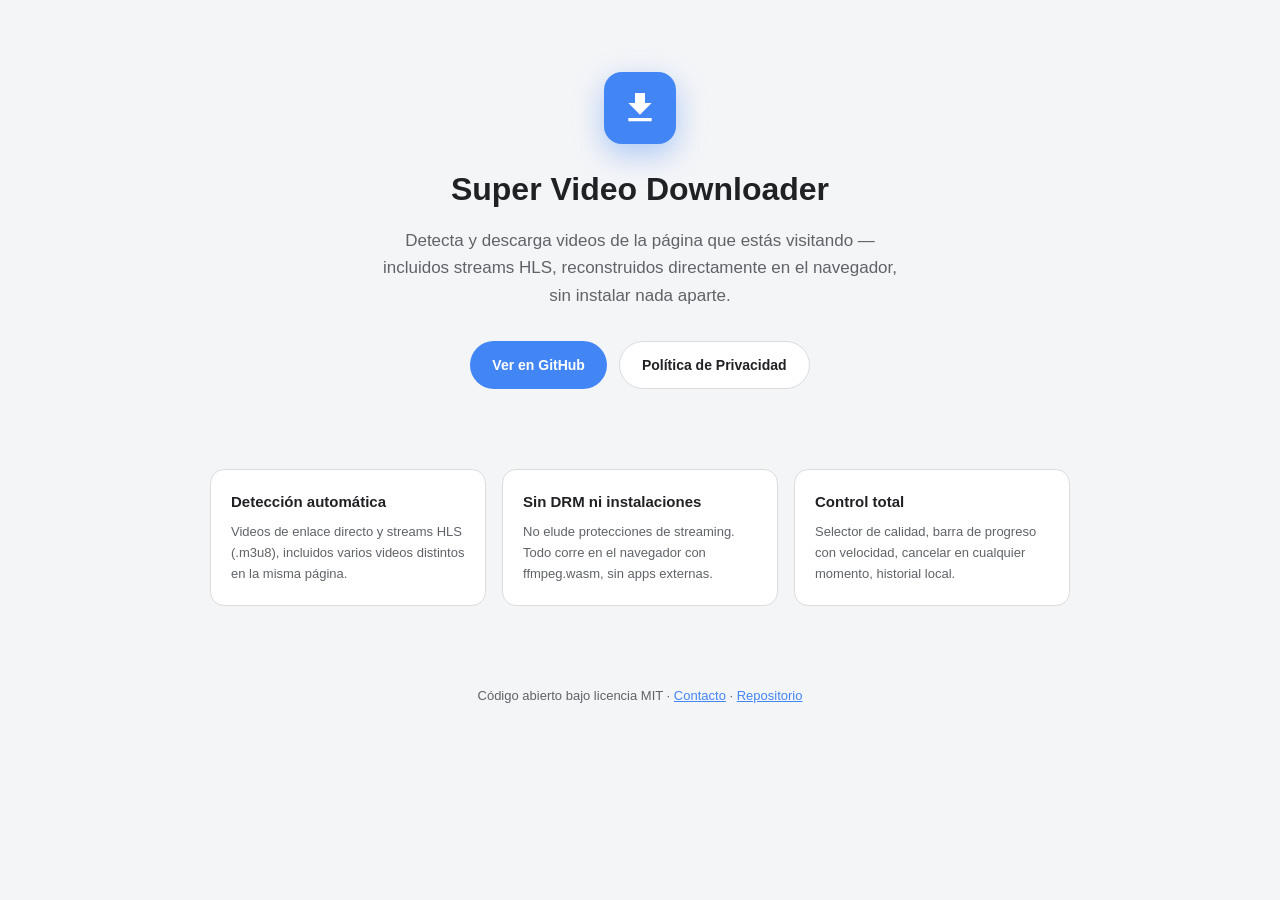
<file: docs/index.html>
<!DOCTYPE html>
<html lang="es">
<head>
<meta charset="UTF-8" />
<meta name="viewport" content="width=device-width, initial-scale=1" />
<title>Super Video Downloader</title>
<style>
  :root {
    --bg: #0f1012; --card: #1a1c1e; --text: #f1f3f4; --muted: #9aa0a6;
    --accent: #4285f4; --accent-hover: #5b95f5; --border: #2d2f33;
  }
  @media (prefers-color-scheme: light) {
    :root { --bg: #f4f5f7; --card: #ffffff; --text: #202124; --muted: #5f6368; --border: #dadce0; }
  }
  * { box-sizing: border-box; }
  body {
    margin: 0; background: var(--bg); color: var(--text);
    font-family: 'Segoe UI', Roboto, -apple-system, Arial, sans-serif;
    line-height: 1.6;
  }
  .hero {
    max-width: 760px; margin: 0 auto; padding: 72px 20px 40px; text-align: center;
  }
  .icon {
    width: 72px; height: 72px; border-radius: 18px; background: var(--accent);
    display: flex; align-items: center; justify-content: center; margin: 0 auto 20px;
    box-shadow: 0 10px 30px rgba(66,133,244,0.4);
  }
  .icon svg { width: 40px; height: 40px; fill: #fff; }
  h1 { font-size: 32px; margin: 0 0 12px; }
  .tagline { color: var(--muted); font-size: 17px; max-width: 520px; margin: 0 auto 32px; }
  .cta { display: flex; gap: 12px; justify-content: center; flex-wrap: wrap; }
  .btn {
    display: inline-flex; align-items: center; gap: 8px;
    padding: 12px 22px; border-radius: 999px; font-weight: 600; font-size: 14px;
    text-decoration: none; transition: background 150ms ease;
  }
  .btn--primary { background: var(--accent); color: #fff; }
  .btn--primary:hover { background: var(--accent-hover); }
  .btn--ghost { background: var(--card); color: var(--text); border: 1px solid var(--border); }

  .features {
    max-width: 900px; margin: 40px auto; padding: 0 20px;
    display: grid; grid-template-columns: repeat(auto-fit, minmax(240px, 1fr)); gap: 16px;
  }
  .feature { background: var(--card); border: 1px solid var(--border); border-radius: 14px; padding: 20px; }
  .feature h3 { margin: 0 0 8px; font-size: 15px; }
  .feature p { margin: 0; color: var(--muted); font-size: 13px; }

  footer { text-align: center; color: var(--muted); font-size: 13px; padding: 40px 20px 60px; }
  footer a { color: var(--accent); }
</style>
</head>
<body>
  <div class="hero">
    <div class="icon" aria-hidden="true"><svg viewBox="0 0 24 24"><path d="M19 9h-4V3H9v6H5l7 7 7-7zM5 18v2h14v-2H5z"/></svg></div>
    <h1>Super Video Downloader</h1>
    <p class="tagline">
      Detecta y descarga videos de la página que estás visitando —
      incluidos streams HLS, reconstruidos directamente en el navegador,
      sin instalar nada aparte.
    </p>
    <div class="cta">
      <a class="btn btn--primary" href="https://github.com/alvarosiles/super-video-downloader">Ver en GitHub</a>
      <a class="btn btn--ghost" href="privacy.html">Política de Privacidad</a>
    </div>
  </div>

  <div class="features">
    <div class="feature">
      <h3>Detección automática</h3>
      <p>Videos de enlace directo y streams HLS (.m3u8), incluidos varios videos distintos en la misma página.</p>
    </div>
    <div class="feature">
      <h3>Sin DRM ni instalaciones</h3>
      <p>No elude protecciones de streaming. Todo corre en el navegador con ffmpeg.wasm, sin apps externas.</p>
    </div>
    <div class="feature">
      <h3>Control total</h3>
      <p>Selector de calidad, barra de progreso con velocidad, cancelar en cualquier momento, historial local.</p>
    </div>
  </div>

  <footer>
    Código abierto bajo licencia MIT ·
    <a href="mailto:alvarosiles.developer@gmail.com">Contacto</a> ·
    <a href="https://github.com/alvarosiles/super-video-downloader">Repositorio</a>
  </footer>
</body>
</html>
</file>
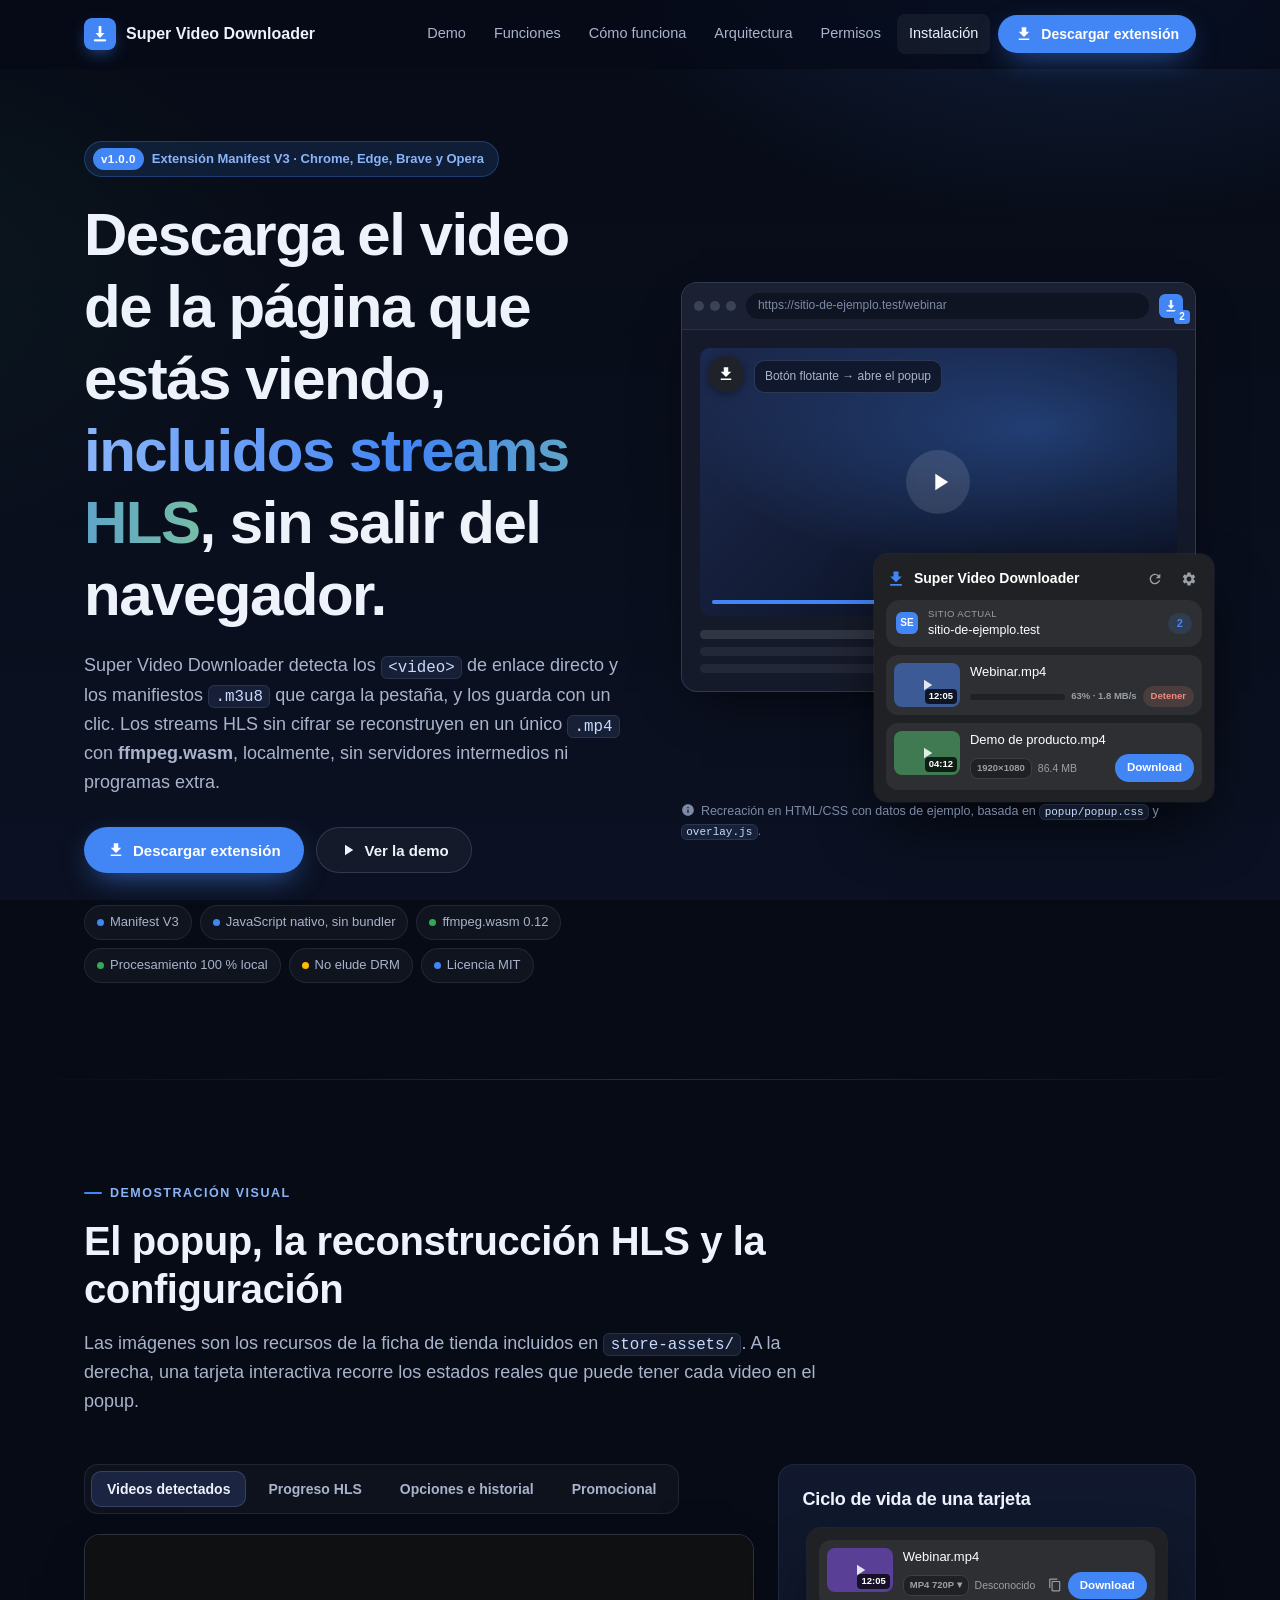
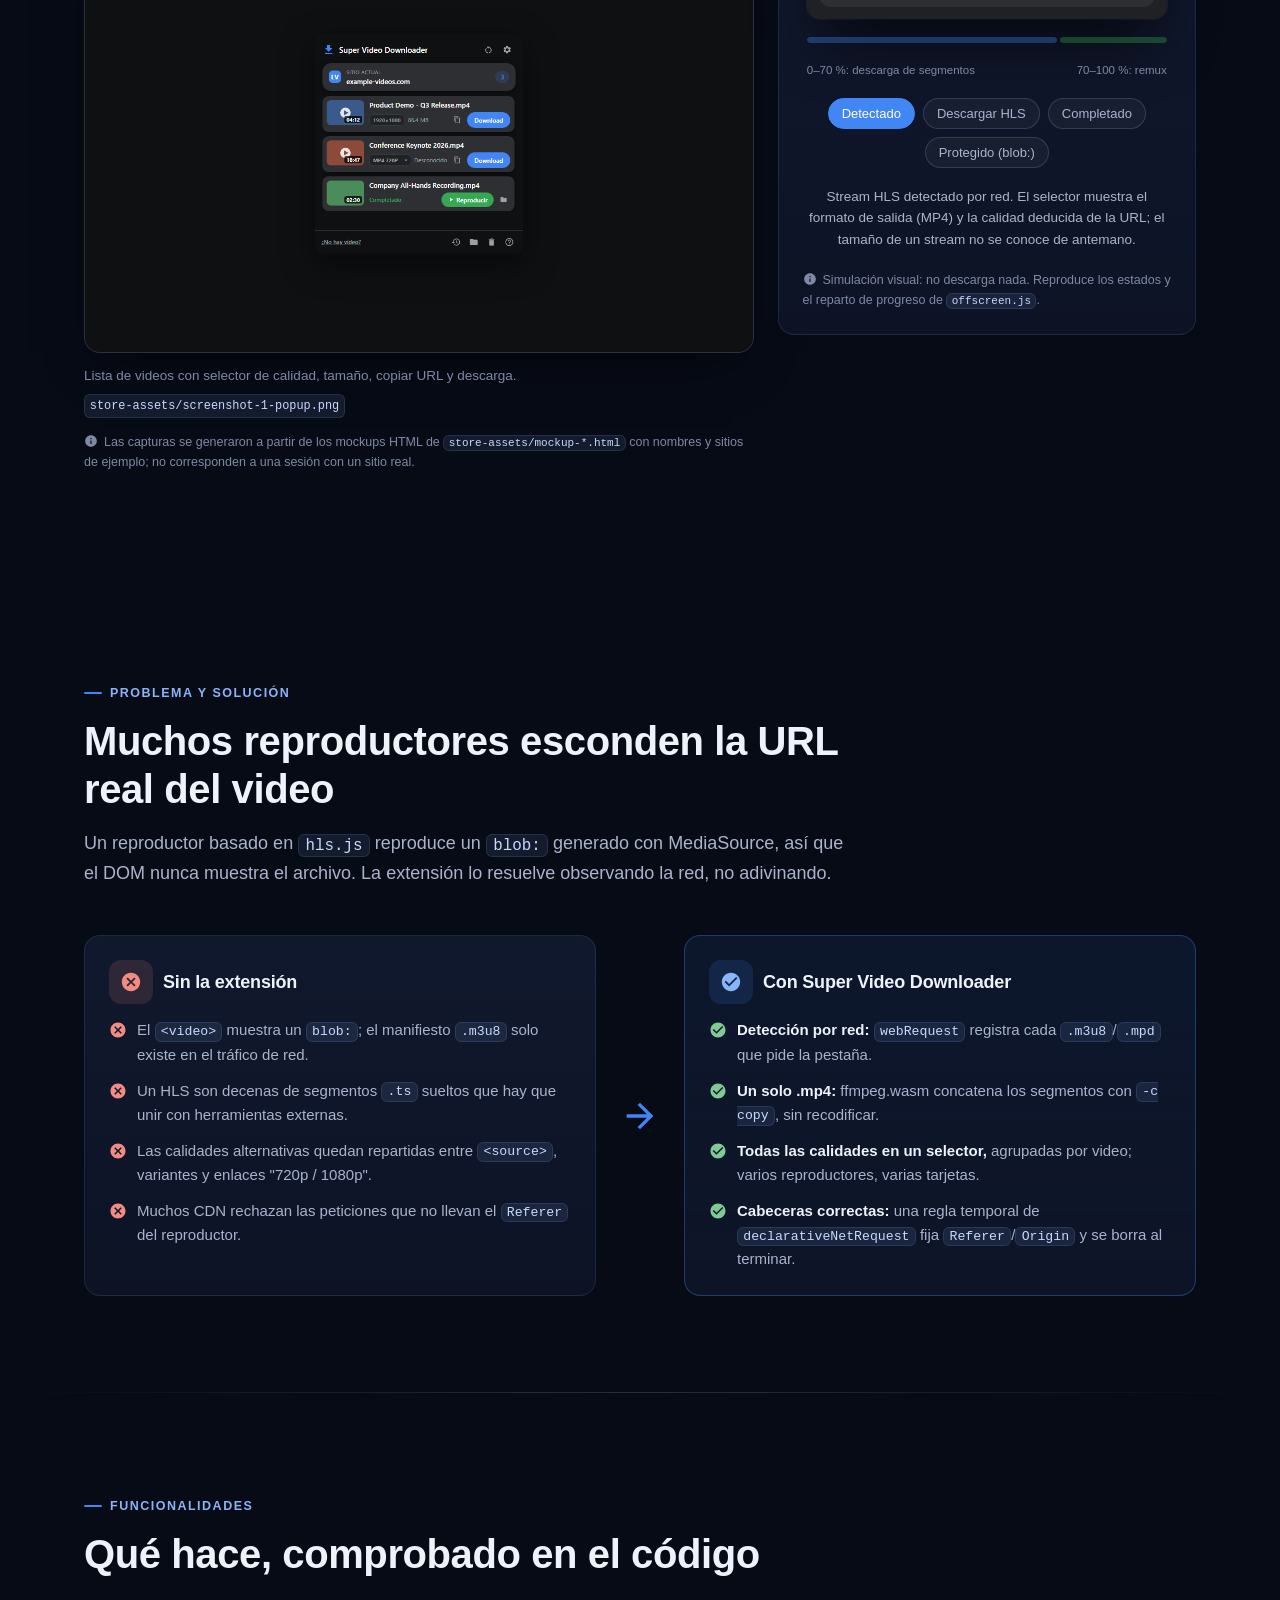
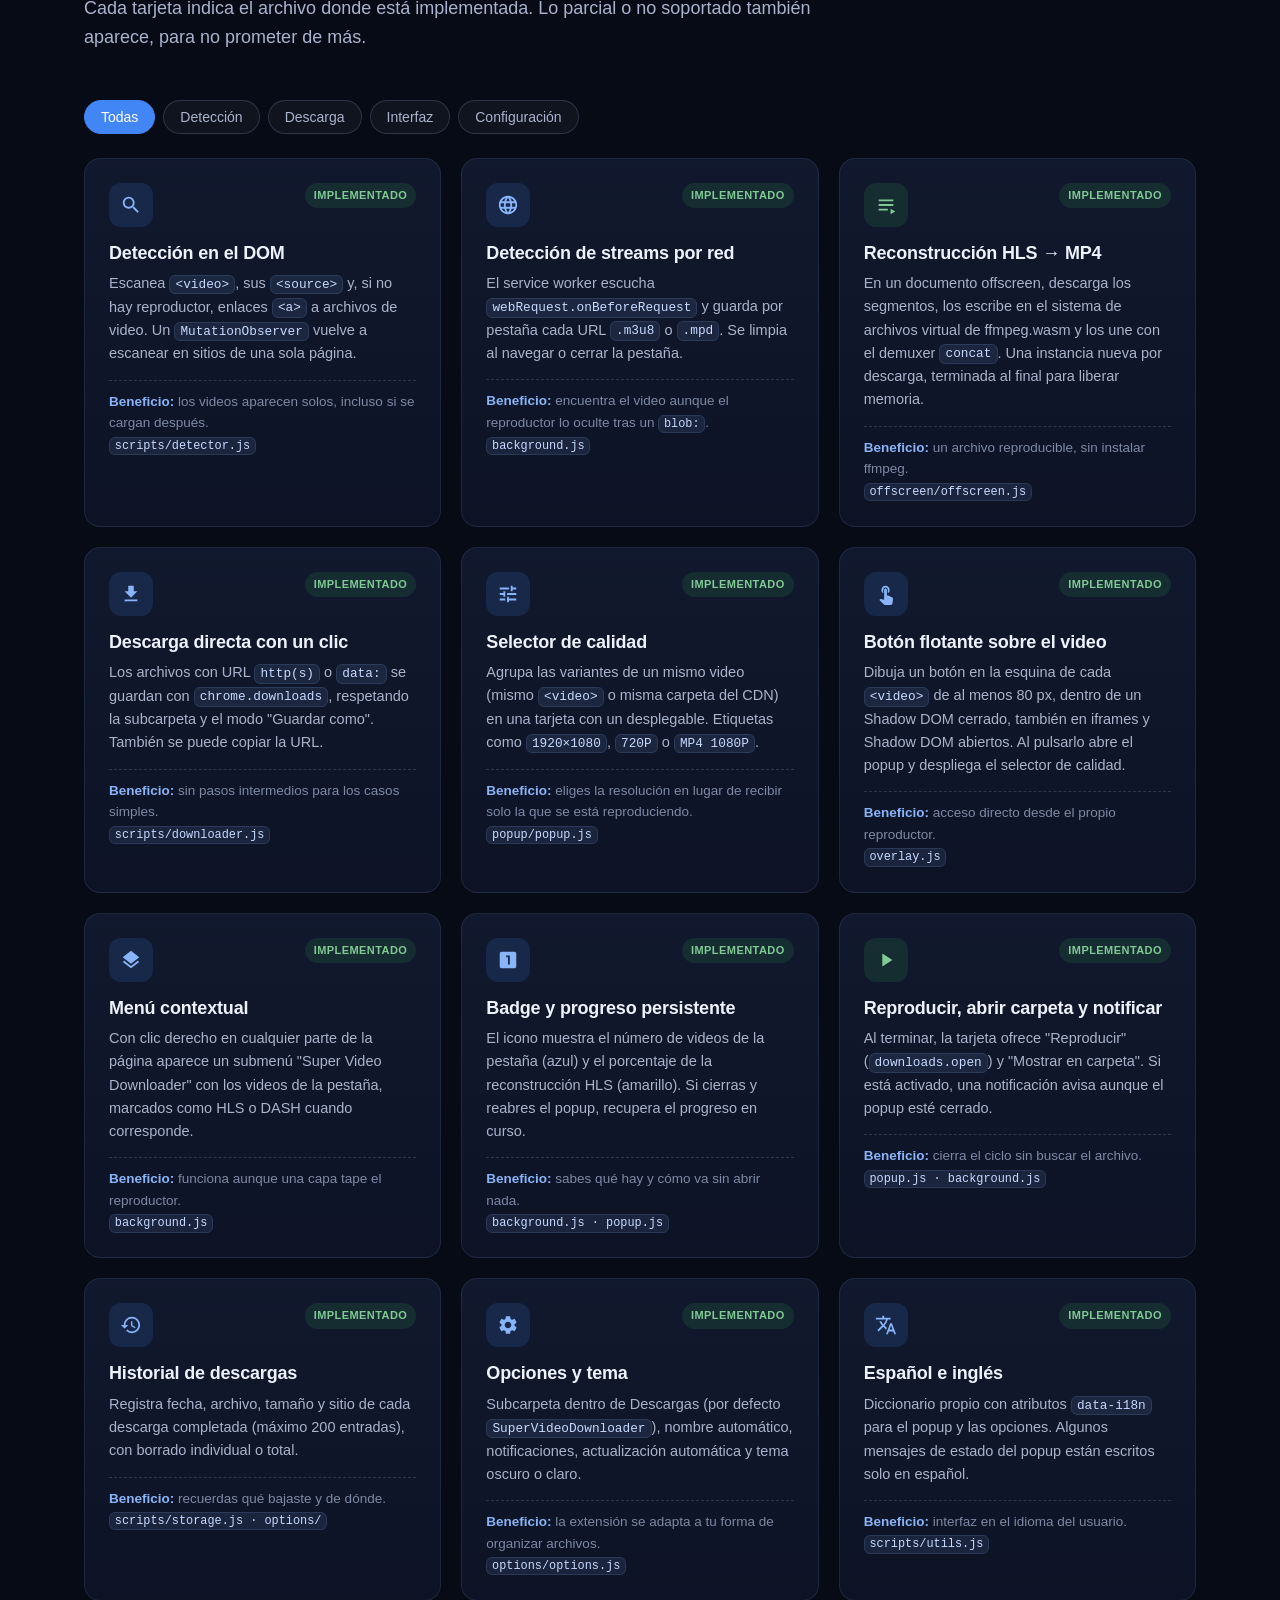
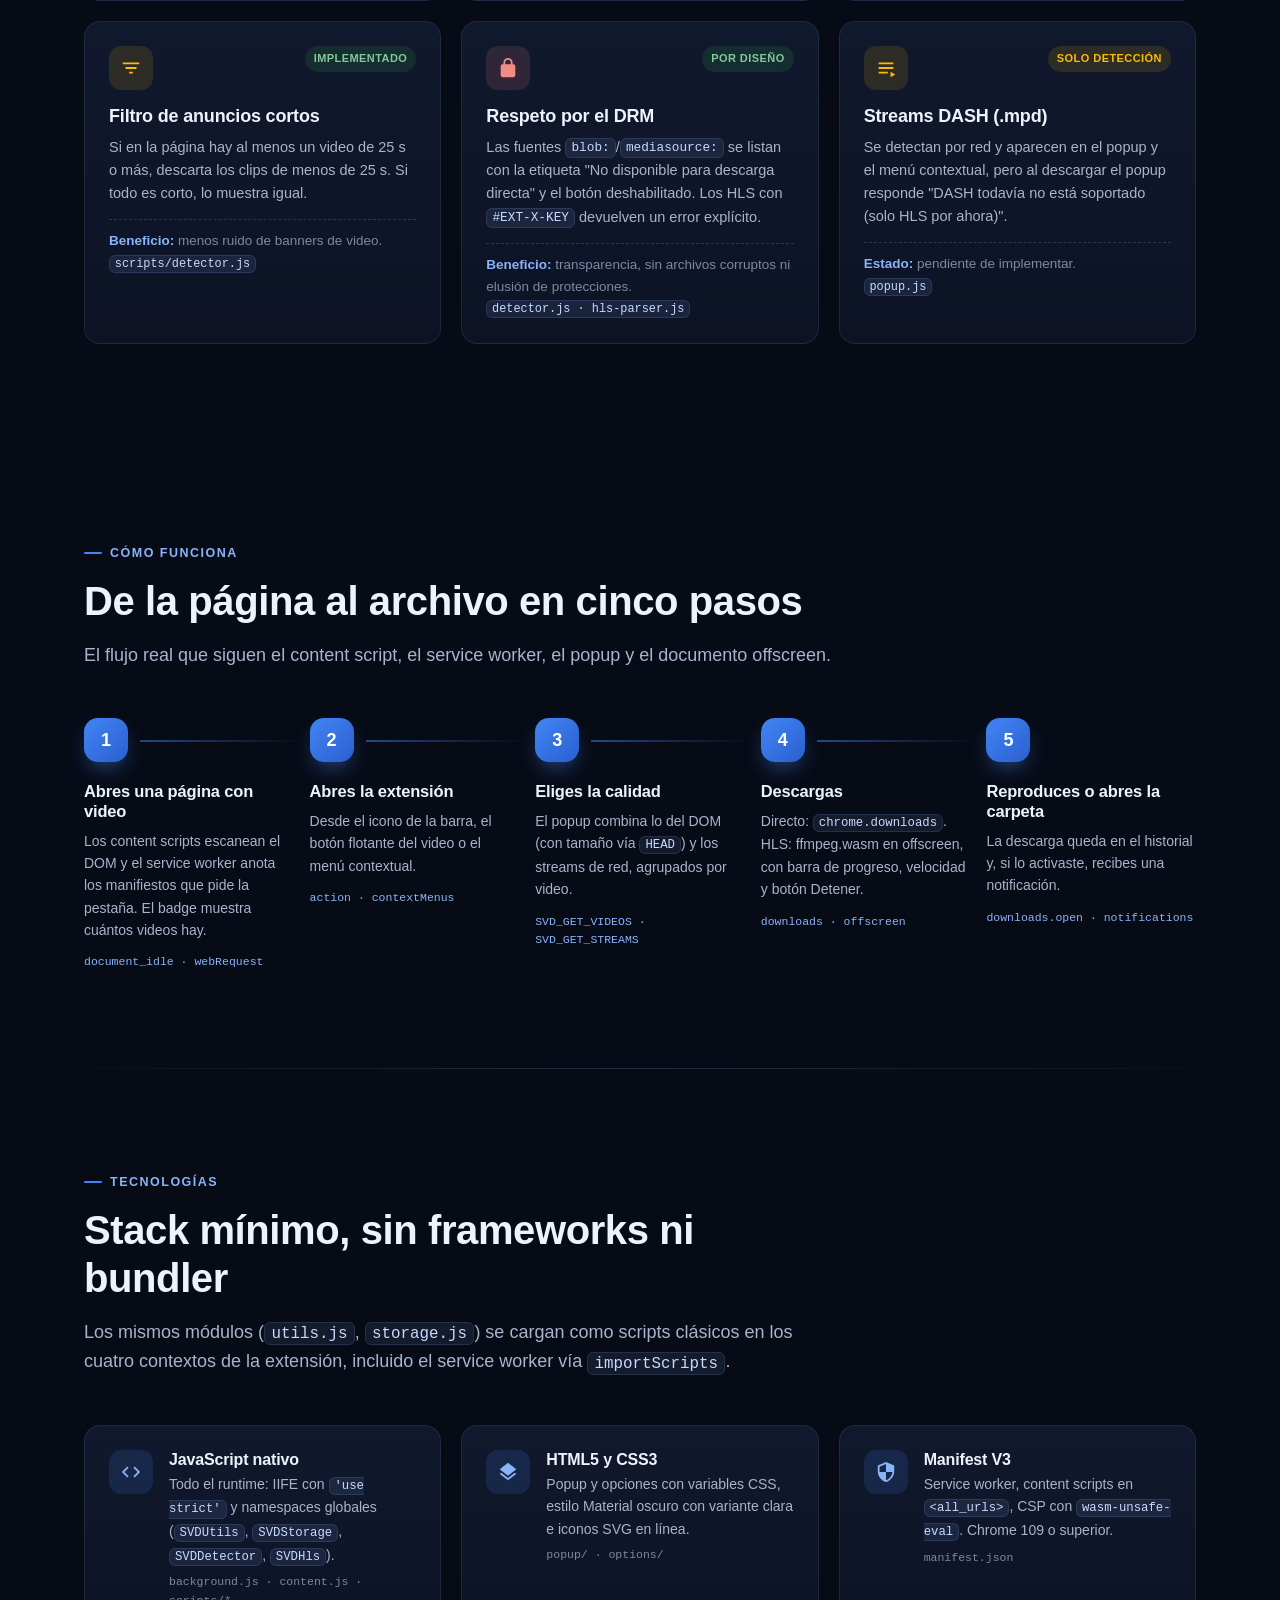
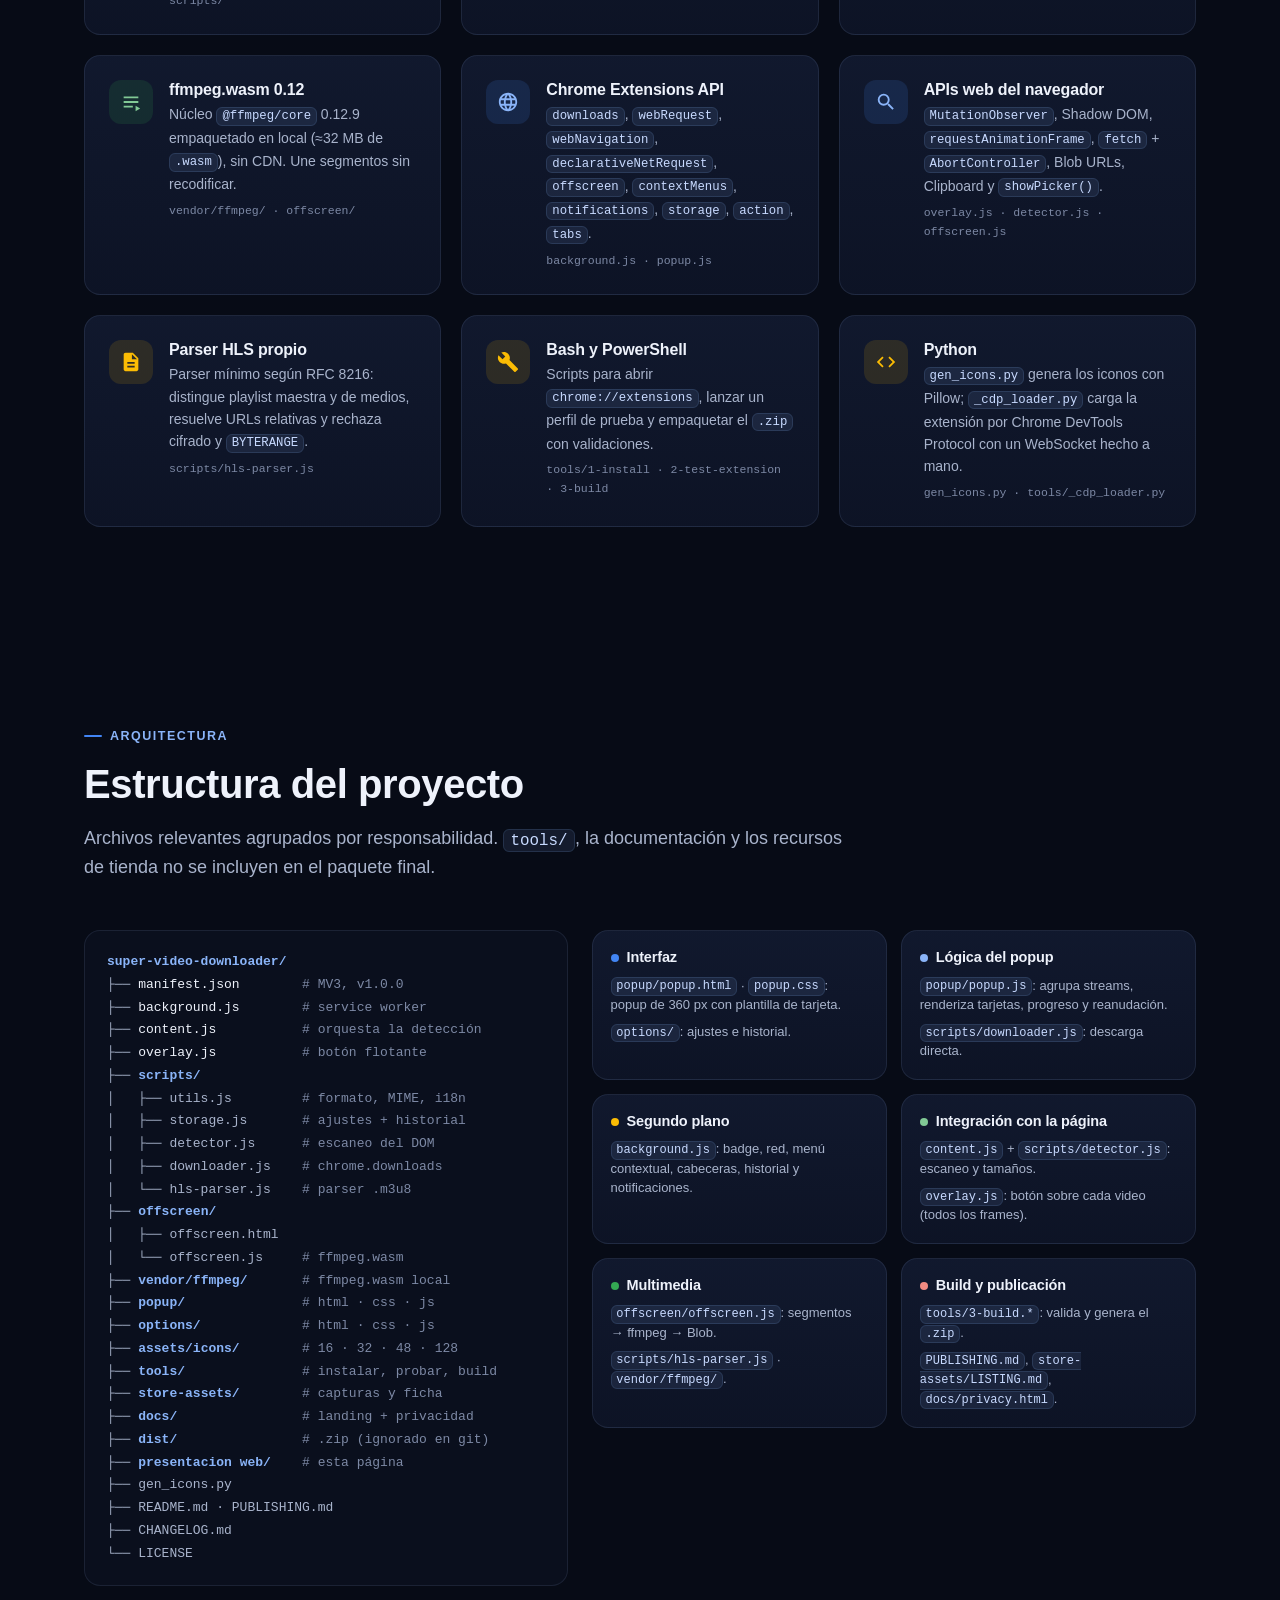
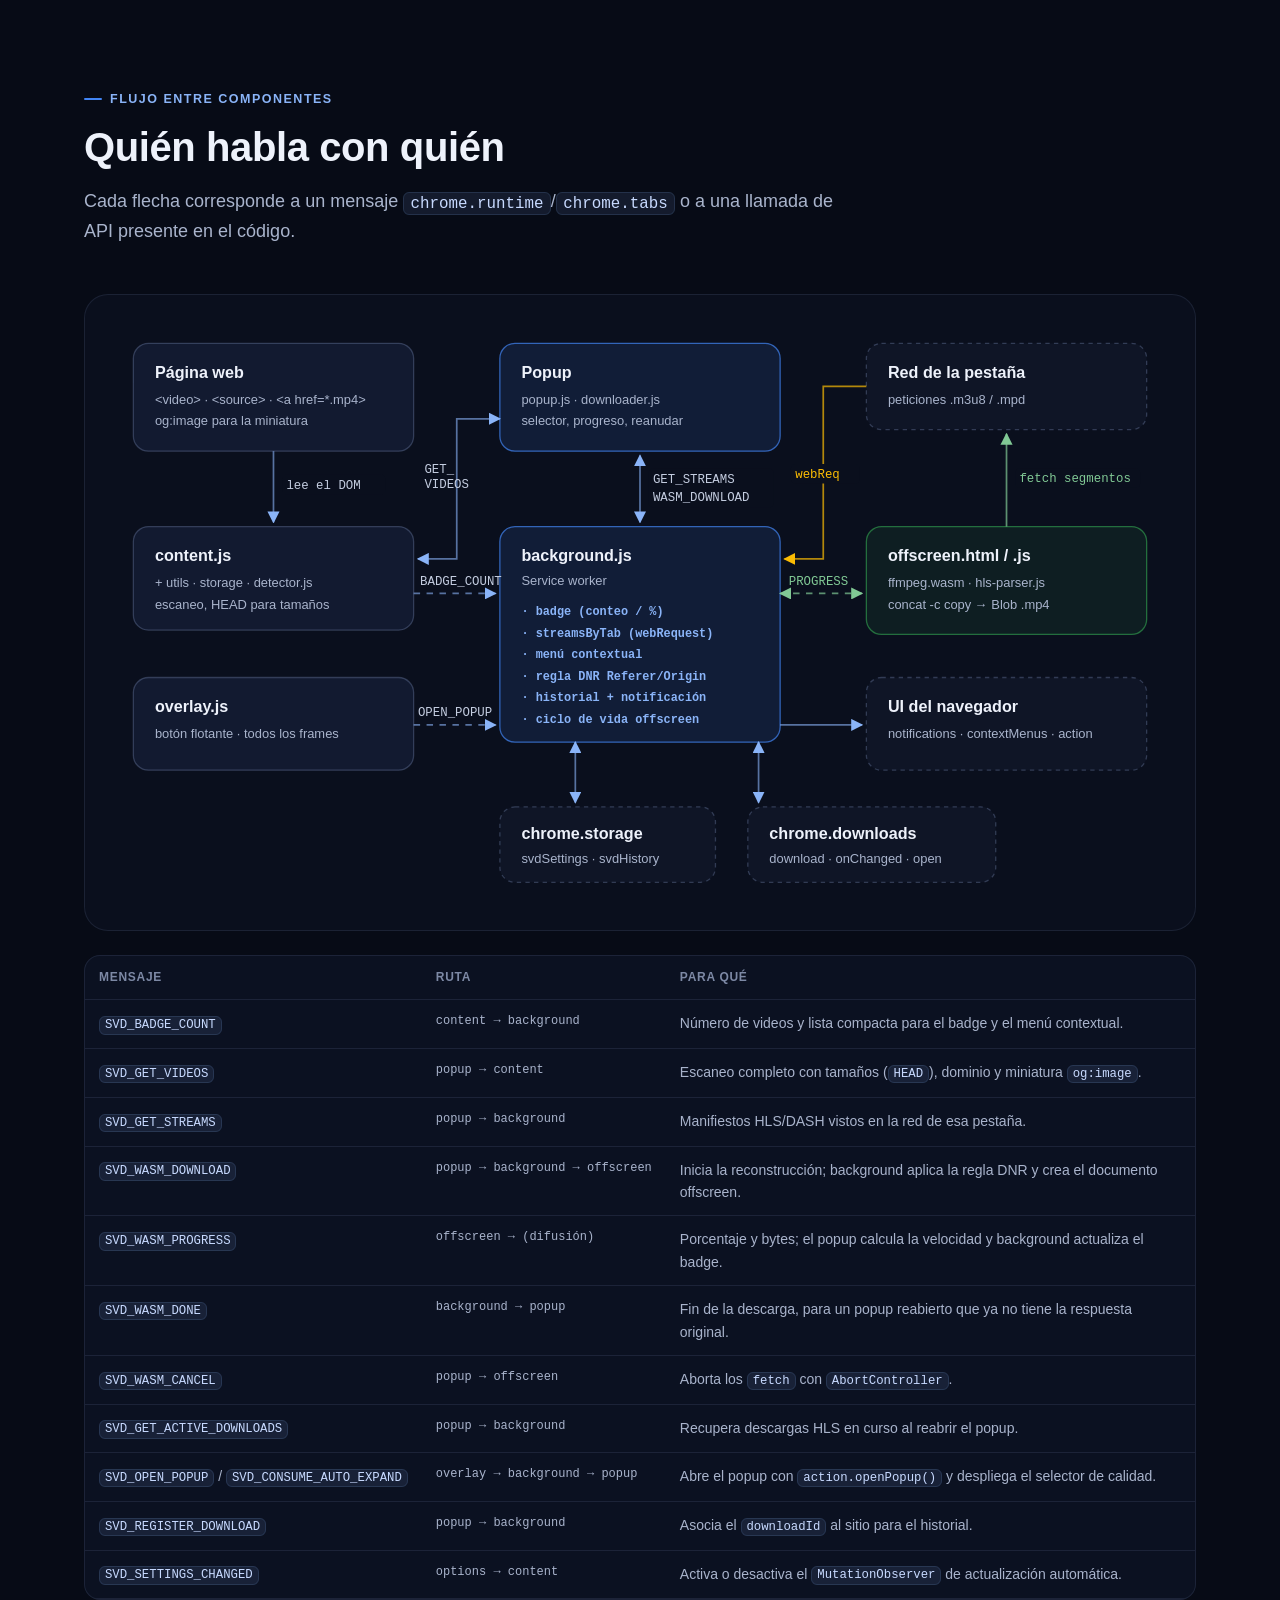
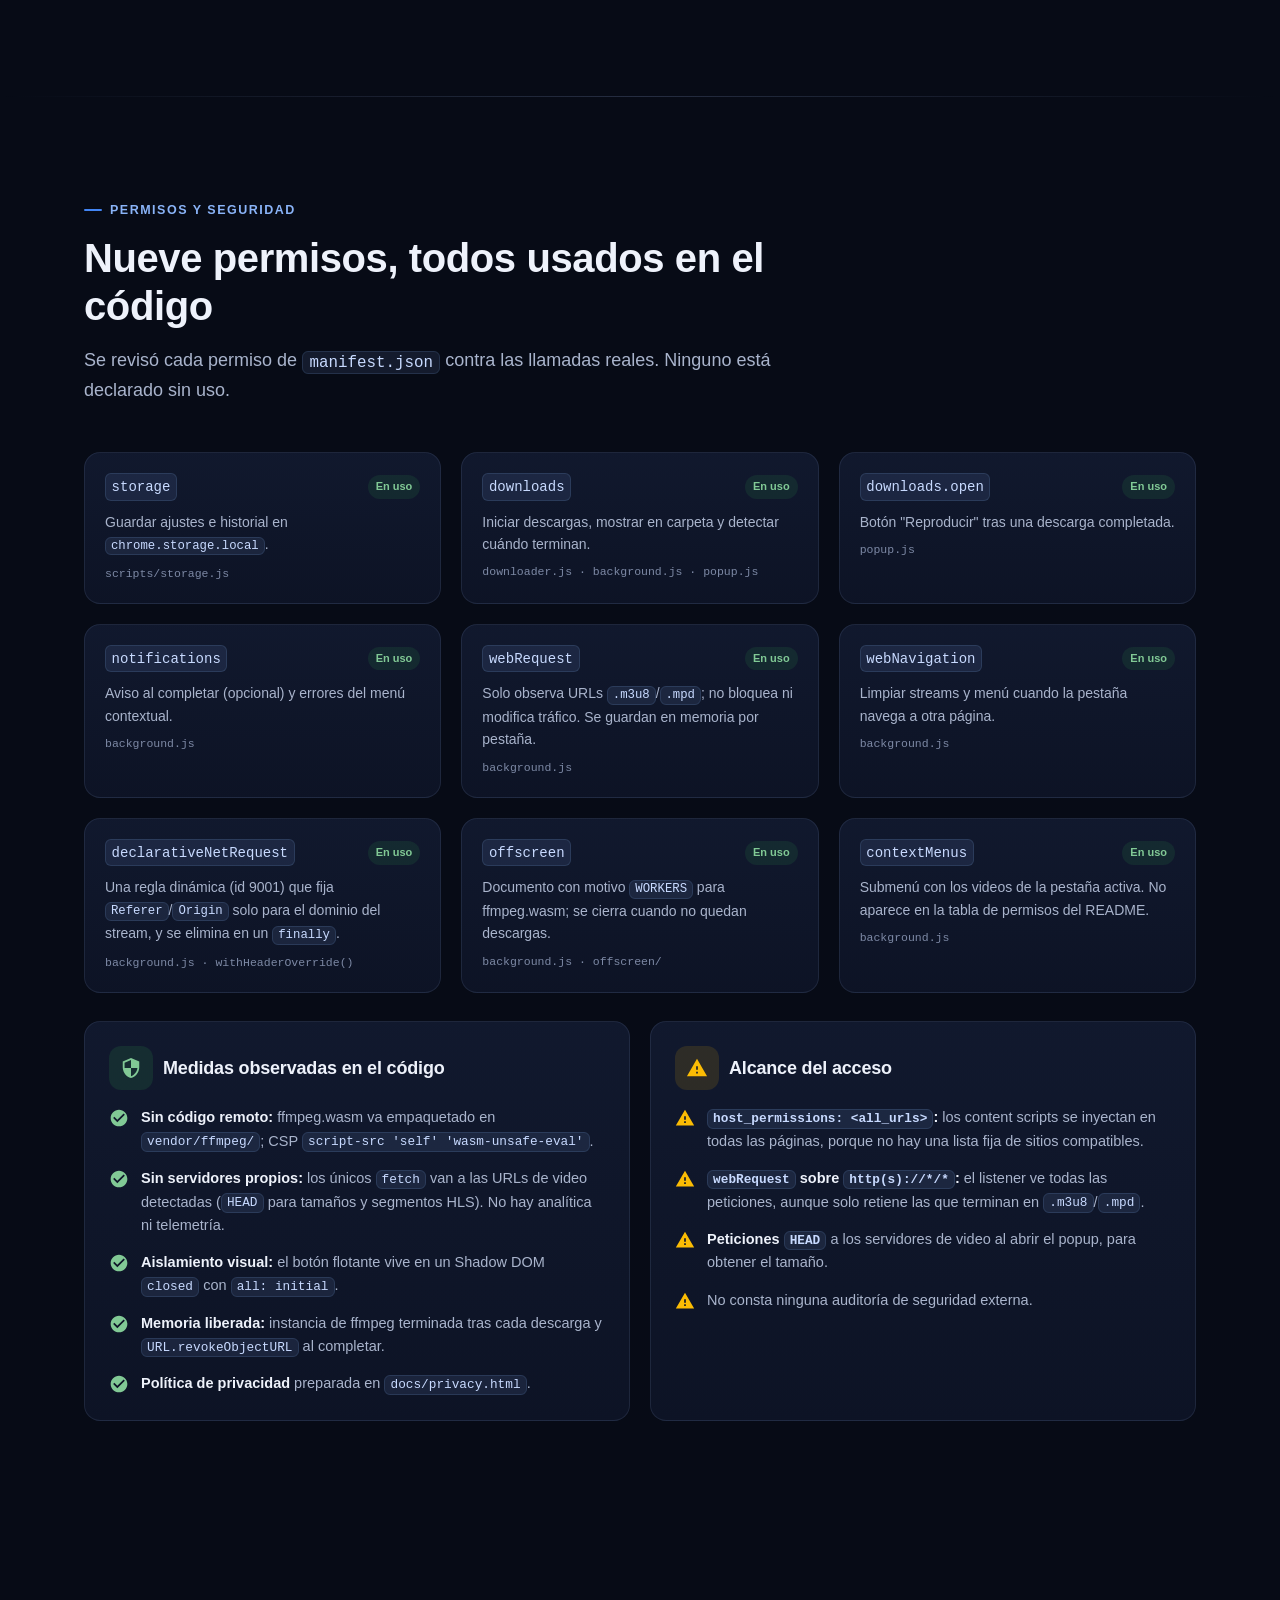
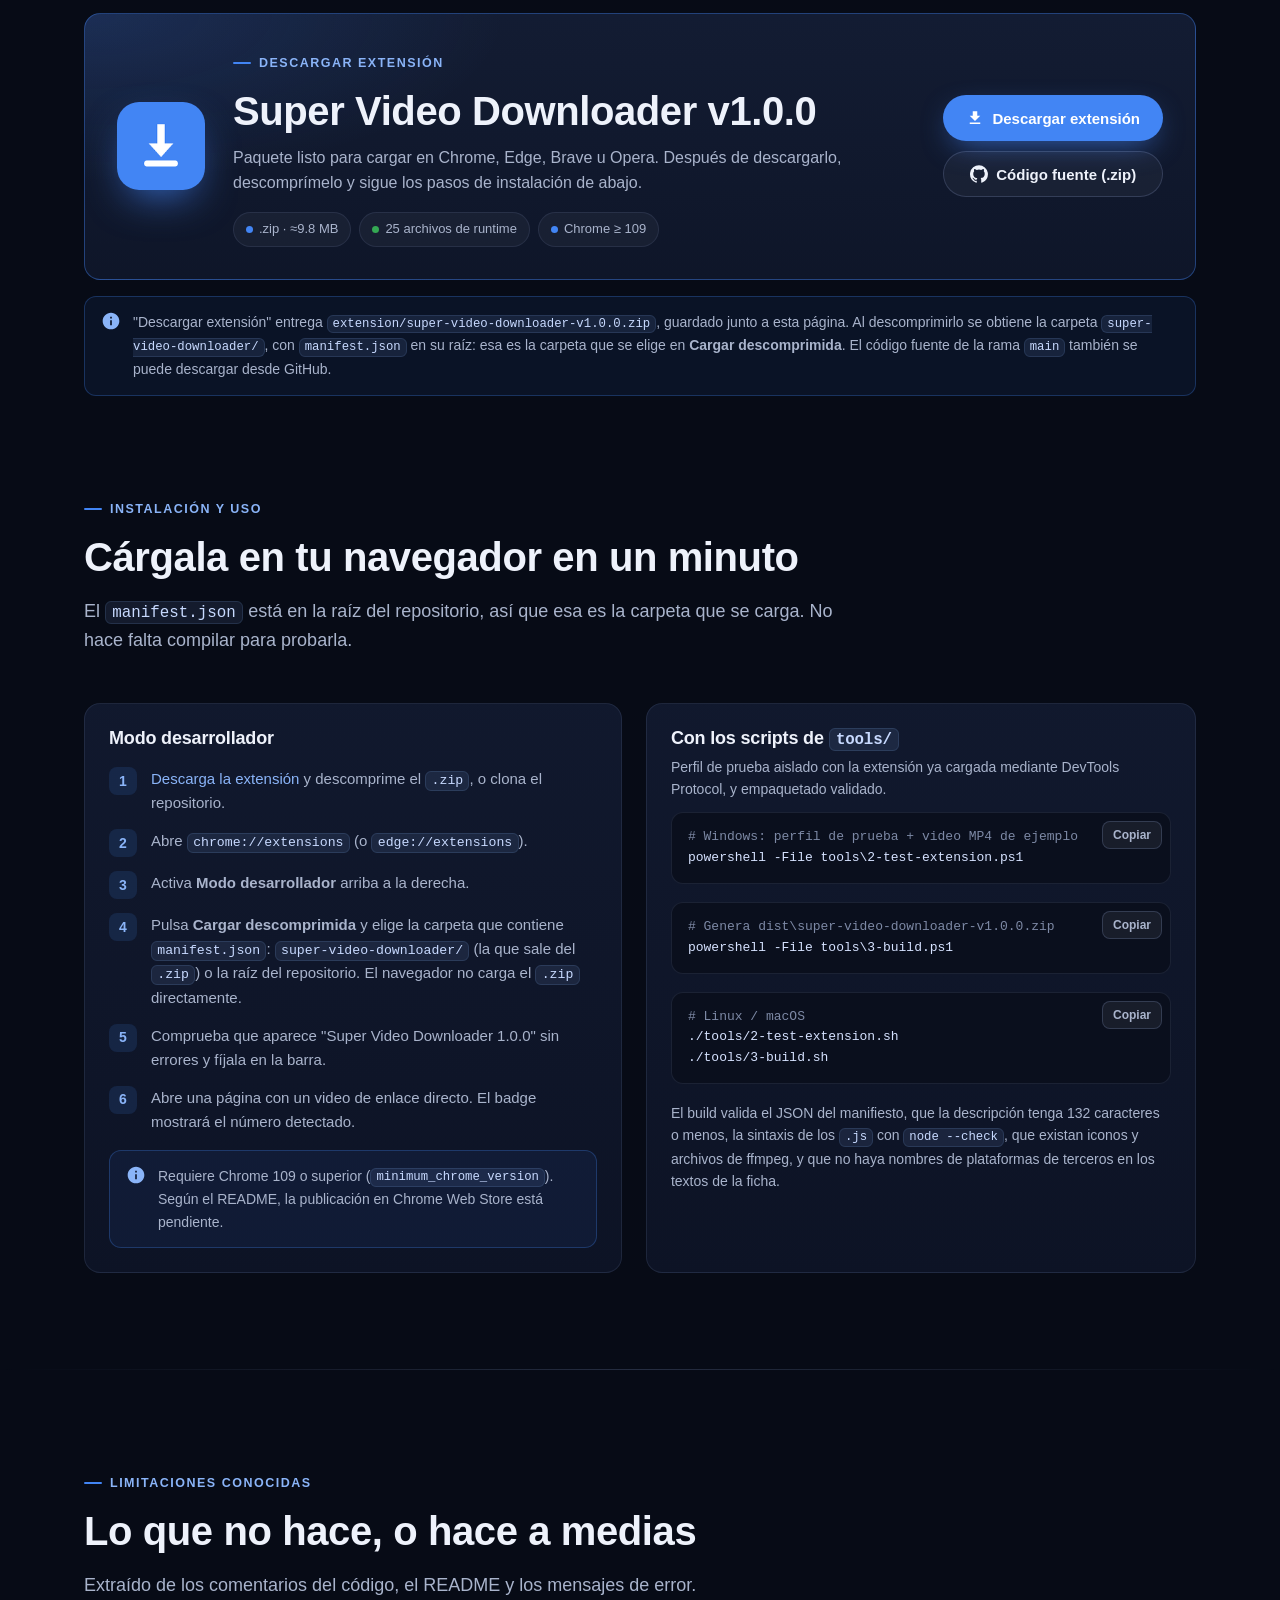
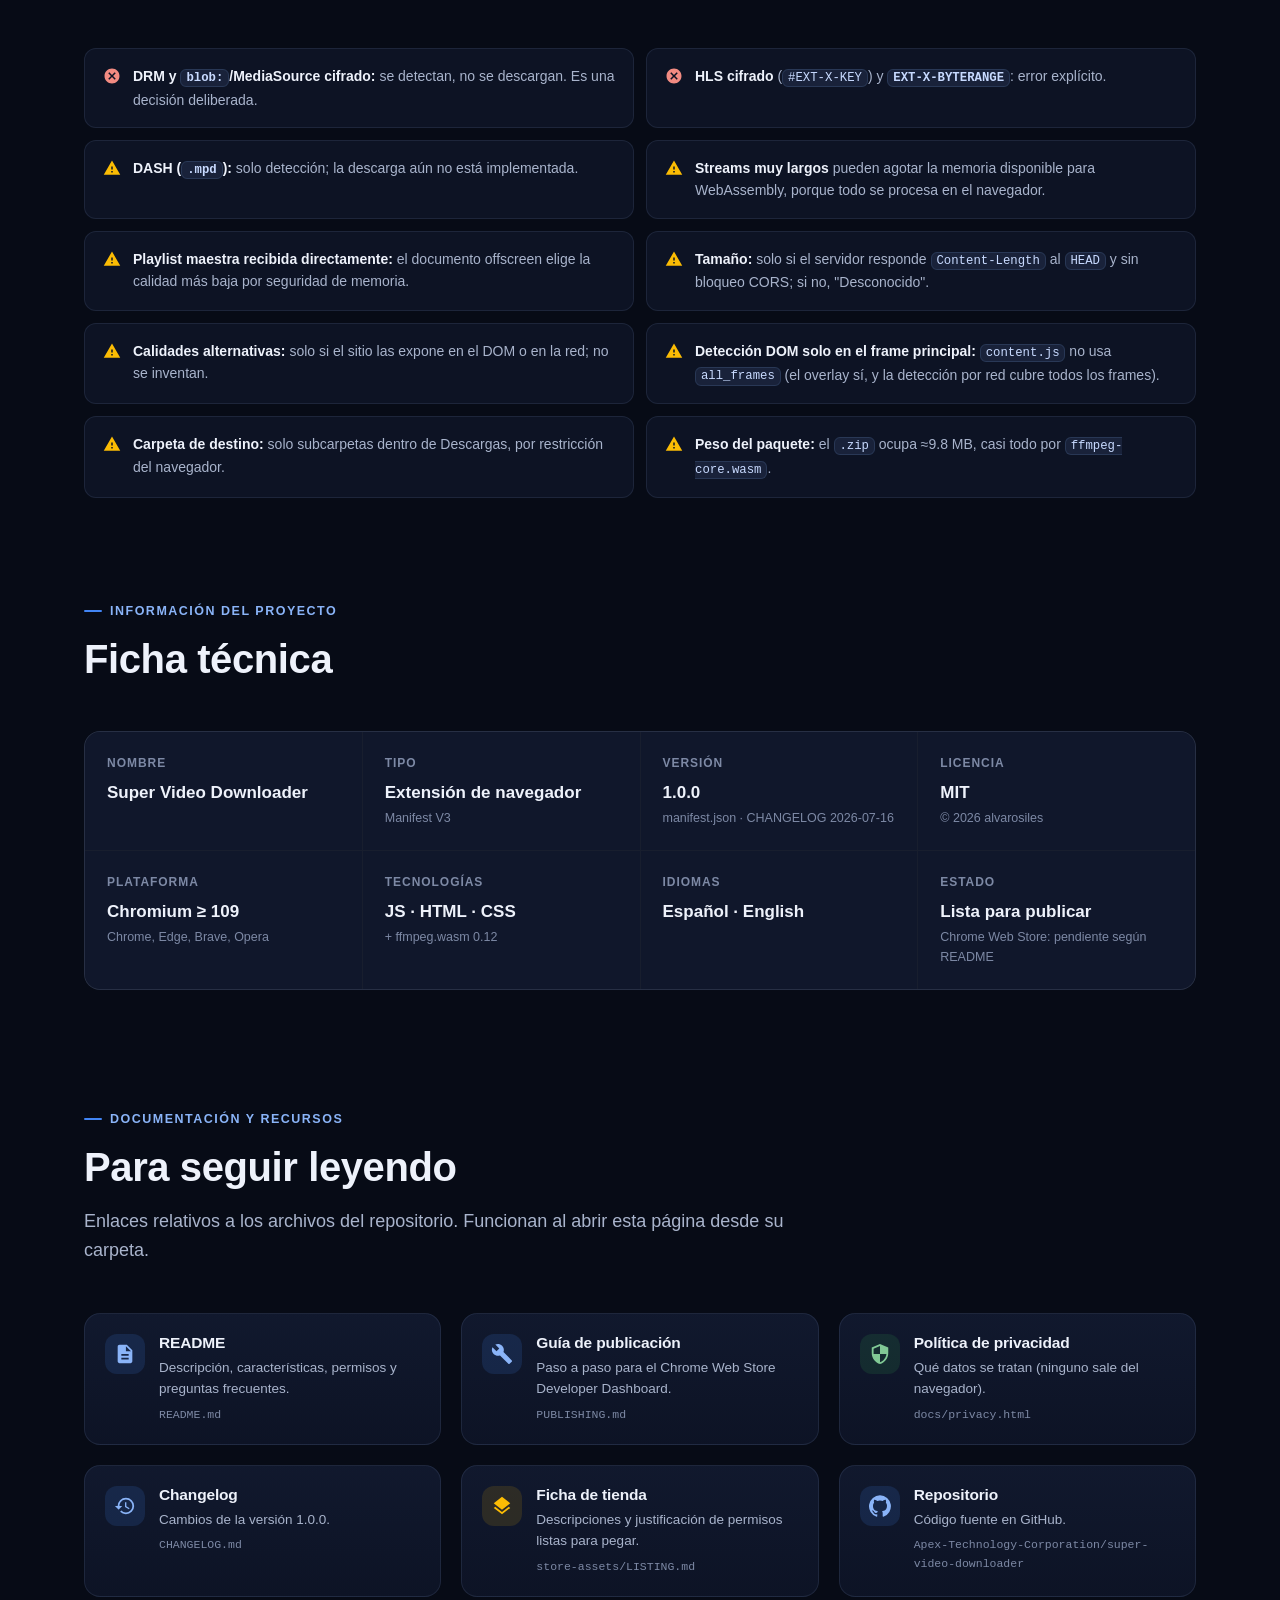
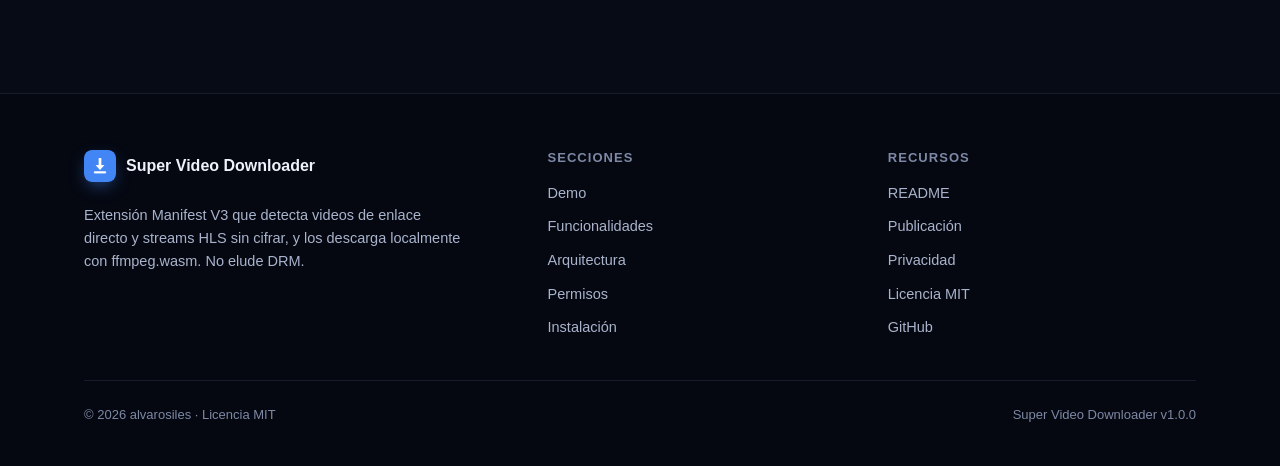
<file: presentacion web/index.html>
<!DOCTYPE html>
<html lang="es">
<head>
<meta charset="UTF-8" />
<meta name="viewport" content="width=device-width, initial-scale=1" />
<title>Super Video Downloader</title>
<meta name="description" content="Extensión Manifest V3 para Chrome y navegadores Chromium que detecta videos de enlace directo y streams HLS sin cifrar en la página actual y los descarga localmente con ffmpeg.wasm." />
<meta name="theme-color" content="#070b16" />
<link rel="icon" type="image/png" href="../assets/icons/icon32.png" />
<style>
  :root {
    --bg: #070b16;
    --bg-2: #0b1122;
    --surface: #10172b;
    --surface-2: #151e36;
    --surface-3: #1b2542;
    --line: rgba(148, 170, 220, 0.12);
    --line-strong: rgba(148, 170, 220, 0.22);
    --text: #eef2fb;
    --text-2: #a9b4cc;
    --text-3: #7d89a5;
    --accent: #4285f4;
    --accent-2: #8ab4f8;
    --accent-soft: rgba(66, 133, 244, 0.14);
    --success: #34a853;
    --success-2: #81c995;
    --warn: #fbbc04;
    --danger: #f28b82;
    --radius-xl: 24px;
    --radius-lg: 16px;
    --radius-md: 12px;
    --radius-sm: 8px;
    --shadow: 0 20px 50px -20px rgba(0, 0, 0, 0.7);
    --font: 'Segoe UI', Roboto, -apple-system, BlinkMacSystemFont, 'Helvetica Neue', Arial, sans-serif;
    --mono: ui-monospace, 'Cascadia Code', 'SF Mono', Consolas, 'Liberation Mono', monospace;
    --max: 1160px;
    --ease: cubic-bezier(0.4, 0, 0.2, 1);
    /* Tokens del popup real (popup/popup.css) para las recreaciones */
    --p-bg: #202124;
    --p-card: #2d2f33;
    --p-text: #ffffff;
    --p-text-2: #9aa0a6;
    --p-border: #3c4043;
  }

  * { box-sizing: border-box; }
  html { scroll-behavior: smooth; scroll-padding-top: 80px; -webkit-text-size-adjust: 100%; }
  body {
    margin: 0;
    background: var(--bg);
    color: var(--text);
    font-family: var(--font);
    font-size: 16px;
    line-height: 1.6;
    -webkit-font-smoothing: antialiased;
    overflow-x: hidden;
  }
  body::before {
    content: '';
    position: fixed;
    inset: 0;
    z-index: -1;
    pointer-events: none;
    background:
      radial-gradient(900px 520px at 85% -10%, rgba(66, 133, 244, 0.20), transparent 60%),
      radial-gradient(700px 480px at -10% 30%, rgba(52, 168, 83, 0.07), transparent 60%),
      linear-gradient(180deg, var(--bg) 0%, var(--bg-2) 100%);
  }
  img { max-width: 100%; display: block; }
  a { color: var(--accent-2); text-decoration: none; }
  a:hover { text-decoration: underline; }
  code, .mono { font-family: var(--mono); font-size: 0.88em; }
  code {
    background: rgba(138, 180, 248, 0.10);
    border: 1px solid rgba(138, 180, 248, 0.14);
    padding: 0.1em 0.4em;
    border-radius: 6px;
    color: #c8daff;
    overflow-wrap: anywhere;
  }
  :focus-visible { outline: 2px solid var(--accent-2); outline-offset: 3px; border-radius: 6px; }

  .skip-link {
    position: absolute; left: 16px; top: -60px; z-index: 100;
    background: var(--accent); color: #fff; padding: 10px 16px; border-radius: 10px;
    transition: top 150ms;
  }
  .skip-link:focus { top: 12px; text-decoration: none; }

  .container { width: 100%; max-width: var(--max); margin: 0 auto; padding: 0 24px; }
  section { padding: 96px 0; position: relative; }
  .section-head { max-width: 760px; margin-bottom: 48px; }
  .eyebrow {
    display: inline-flex; align-items: center; gap: 8px;
    font-size: 12.5px; font-weight: 700; letter-spacing: 0.12em; text-transform: uppercase;
    color: var(--accent-2); margin: 0 0 14px;
  }
  .eyebrow::before { content: ''; width: 18px; height: 2px; background: var(--accent); border-radius: 2px; }
  h1, h2, h3, h4 { margin: 0; line-height: 1.2; letter-spacing: -0.01em; }
  h2 { font-size: clamp(28px, 4vw, 40px); font-weight: 700; margin-bottom: 16px; }
  h3 { font-size: 18px; font-weight: 650; }
  .lead { font-size: 18px; color: var(--text-2); margin: 0; }
  p { margin: 0 0 12px; }

  /* ── Botones ─────────────────────────────────────────── */
  .btn {
    display: inline-flex; align-items: center; justify-content: center; gap: 8px;
    min-height: 46px; padding: 0 22px; border-radius: 999px;
    font: 600 15px/1 var(--font); border: 1px solid transparent; cursor: pointer;
    transition: background 180ms var(--ease), transform 180ms var(--ease), border-color 180ms var(--ease), box-shadow 180ms var(--ease);
    text-decoration: none !important; white-space: nowrap;
  }
  .btn svg { width: 18px; height: 18px; fill: currentColor; flex-shrink: 0; }
  .btn--primary { background: var(--accent); color: #fff; box-shadow: 0 10px 30px -10px rgba(66, 133, 244, 0.8); }
  .btn--primary:hover { background: #5b95f5; transform: translateY(-1px); }
  .btn--ghost { background: rgba(255, 255, 255, 0.04); color: var(--text); border-color: var(--line-strong); }
  .btn--ghost:hover { background: rgba(255, 255, 255, 0.08); border-color: rgba(138, 180, 248, 0.4); }
  .btn--sm { min-height: 38px; padding: 0 16px; font-size: 14px; }

  /* ── Navegación ──────────────────────────────────────── */
  .nav {
    position: sticky; top: 0; z-index: 50;
    background: rgba(7, 11, 22, 0.72);
    backdrop-filter: saturate(160%) blur(14px);
    -webkit-backdrop-filter: saturate(160%) blur(14px);
    border-bottom: 1px solid transparent;
    transition: border-color 200ms, background 200ms;
  }
  .nav.is-scrolled { border-bottom-color: var(--line); background: rgba(7, 11, 22, 0.88); }
  .nav__inner { display: flex; align-items: center; gap: 24px; height: 68px; }
  .brand { display: inline-flex; align-items: center; gap: 10px; color: var(--text); font-weight: 700; font-size: 16px; }
  .brand:hover { text-decoration: none; }
  .brand img { width: 32px; height: 32px; border-radius: 8px; box-shadow: 0 6px 18px -6px rgba(66, 133, 244, 0.8); }
  .nav__links { display: flex; align-items: center; gap: 4px; margin: 0 0 0 auto; padding: 0; list-style: none; }
  .nav__links a {
    display: block; padding: 8px 12px; border-radius: 8px;
    color: var(--text-2); font-size: 14.5px; font-weight: 500;
    transition: color 150ms, background 150ms;
  }
  .nav__links a:hover, .nav__links a.is-active { color: var(--text); background: rgba(255, 255, 255, 0.05); text-decoration: none; }
  .nav__cta { margin-left: 8px; }
  .nav__toggle {
    display: none; margin-left: auto; width: 44px; height: 44px; border-radius: 10px;
    background: rgba(255, 255, 255, 0.05); border: 1px solid var(--line-strong); color: var(--text); cursor: pointer;
    align-items: center; justify-content: center;
  }
  .nav__toggle svg { width: 22px; height: 22px; fill: currentColor; }
  .nav__toggle .icon-close { display: none; }
  .nav__toggle[aria-expanded='true'] .icon-close { display: block; }
  .nav__toggle[aria-expanded='true'] .icon-menu { display: none; }

  @media (max-width: 960px) {
    .nav__toggle { display: inline-flex; }
    .nav__menu {
      position: absolute; left: 0; right: 0; top: 68px;
      background: rgba(9, 14, 28, 0.98); border-bottom: 1px solid var(--line);
      padding: 12px 16px 20px;
      display: none;
    }
    .nav__menu.is-open { display: block; animation: drop 200ms var(--ease); }
    .nav__links { flex-direction: column; align-items: stretch; margin: 0; }
    .nav__links a { padding: 12px 14px; font-size: 16px; }
    .nav__cta { margin: 12px 0 0; width: 100%; }
  }
  @media (min-width: 961px) { .nav__menu { display: flex; align-items: center; margin-left: auto; } }
  @keyframes drop { from { opacity: 0; transform: translateY(-6px); } to { opacity: 1; transform: none; } }

  /* ── Hero ────────────────────────────────────────────── */
  .hero { padding: 72px 0 96px; }
  .hero__grid { display: grid; grid-template-columns: 1.05fr 1fr; gap: 56px; align-items: center; }
  .hero__badge {
    display: inline-flex; align-items: center; gap: 8px; padding: 6px 14px 6px 8px;
    border-radius: 999px; background: var(--accent-soft); border: 1px solid rgba(66, 133, 244, 0.3);
    color: var(--accent-2); font-size: 13px; font-weight: 600; margin-bottom: 22px;
  }
  .hero__badge span {
    background: var(--accent); color: #fff; border-radius: 999px; padding: 2px 8px; font-size: 11.5px; letter-spacing: 0.04em;
  }
  .hero h1 { font-size: clamp(36px, 5.6vw, 60px); font-weight: 800; letter-spacing: -0.025em; margin-bottom: 20px; }
  .grad {
    background: linear-gradient(92deg, #8ab4f8 0%, #4285f4 55%, #81c995 110%);
    -webkit-background-clip: text; background-clip: text; color: transparent;
  }
  .hero .lead { max-width: 560px; margin-bottom: 30px; }
  .hero__actions { display: flex; flex-wrap: wrap; gap: 12px; margin-bottom: 32px; }
  .chips { display: flex; flex-wrap: wrap; gap: 8px; padding: 0; margin: 0; list-style: none; }
  .chip {
    display: inline-flex; align-items: center; gap: 6px; padding: 6px 12px; border-radius: 999px;
    background: rgba(255, 255, 255, 0.04); border: 1px solid var(--line);
    font-size: 13px; color: var(--text-2); font-weight: 500;
  }
  .chip i { width: 7px; height: 7px; border-radius: 50%; background: var(--accent); display: inline-block; }
  .chip i.g { background: var(--success); }
  .chip i.y { background: var(--warn); }

  /* Escena: navegador + video + popup */
  .scene { position: relative; padding: 0 0 40px 0; }
  .browser {
    position: relative; border-radius: 16px; overflow: hidden;
    background: #151a2a; border: 1px solid var(--line-strong); box-shadow: var(--shadow);
  }
  .browser__bar { display: flex; align-items: center; gap: 10px; padding: 10px 12px; background: #1b2133; border-bottom: 1px solid var(--line); }
  .dots { display: flex; gap: 6px; }
  .dots i { width: 10px; height: 10px; border-radius: 50%; background: #3a4258; display: block; }
  .url {
    flex: 1; min-width: 0; height: 26px; border-radius: 999px; background: #0f1422; color: var(--text-3);
    font-size: 12px; display: flex; align-items: center; padding: 0 12px; white-space: nowrap; overflow: hidden;
  }
  .ext-icon { position: relative; width: 24px; height: 24px; flex-shrink: 0; }
  .ext-icon img { width: 24px; height: 24px; border-radius: 6px; }
  .ext-icon b {
    position: absolute; right: -7px; bottom: -6px; min-width: 16px; height: 14px; padding: 0 4px;
    border-radius: 4px; background: #4285f4; color: #fff; font-size: 10px; line-height: 14px; text-align: center; font-weight: 700;
  }
  .browser__page { padding: 18px; }
  .fake-video {
    position: relative; aspect-ratio: 16 / 9; border-radius: 10px; overflow: hidden;
    background:
      radial-gradient(120% 90% at 70% 30%, rgba(66, 133, 244, 0.35), transparent 60%),
      linear-gradient(135deg, #1c2a4f, #0d1326 70%);
  }
  .fake-video__play {
    position: absolute; inset: 0; margin: auto; width: 64px; height: 64px; border-radius: 50%;
    background: rgba(255, 255, 255, 0.12); display: flex; align-items: center; justify-content: center;
    backdrop-filter: blur(4px);
  }
  .fake-video__play svg { width: 28px; height: 28px; fill: #fff; margin-left: 4px; }
  .fake-video__bar { position: absolute; left: 12px; right: 12px; bottom: 12px; height: 4px; border-radius: 4px; background: rgba(255, 255, 255, 0.18); }
  .fake-video__bar::after { content: ''; position: absolute; inset: 0 62% 0 0; background: var(--accent); border-radius: 4px; }
  /* Botón flotante, réplica fiel de overlay.js (36px, rgba(32,33,36,.85), 8px desde la esquina) */
  .overlay-btn {
    position: absolute; top: 8px; left: 8px; width: 36px; height: 36px; border-radius: 50%;
    background: rgba(32, 33, 36, 0.85); box-shadow: 0 2px 8px rgba(0, 0, 0, 0.4); color: #fff;
    display: flex; align-items: center; justify-content: center;
    animation: pulse 2.6s ease-in-out infinite;
  }
  .overlay-btn svg { width: 18px; height: 18px; fill: currentColor; }
  @keyframes pulse {
    0%, 100% { box-shadow: 0 2px 8px rgba(0, 0, 0, 0.4), 0 0 0 0 rgba(66, 133, 244, 0.5); }
    50% { box-shadow: 0 2px 8px rgba(0, 0, 0, 0.4), 0 0 0 10px rgba(66, 133, 244, 0); background: #4285f4; }
  }
  .callout {
    position: absolute; font-size: 12px; color: var(--text-2); background: rgba(16, 23, 43, 0.92);
    border: 1px solid var(--line-strong); border-radius: 10px; padding: 6px 10px; white-space: nowrap;
  }
  .page-lines { margin-top: 14px; display: grid; gap: 8px; }
  .page-lines i { display: block; height: 9px; border-radius: 5px; background: rgba(255, 255, 255, 0.06); }
  .page-lines i:nth-child(1) { width: 70%; background: rgba(255, 255, 255, 0.12); }
  .page-lines i:nth-child(3) { width: 82%; }

  /* Réplica del popup (popup/popup.css) */
  .popup {
    width: 340px; max-width: 100%; background: var(--p-bg); color: var(--p-text);
    border-radius: 14px; padding: 12px; box-shadow: 0 30px 60px -15px rgba(0, 0, 0, 0.8), 0 0 0 1px rgba(255, 255, 255, 0.06);
    font-family: 'Segoe UI', Roboto, -apple-system, Arial, sans-serif; font-size: 13px; line-height: 1.35;
    display: flex; flex-direction: column; gap: 8px; text-align: left;
  }
  .scene .popup { position: absolute; right: -18px; bottom: 0; }
  .p-head { display: flex; align-items: center; gap: 8px; }
  .p-head svg { width: 20px; height: 20px; fill: #4285f4; flex-shrink: 0; }
  .p-head strong { font-size: 14px; font-weight: 600; flex: 1; white-space: nowrap; overflow: hidden; text-overflow: ellipsis; }
  .p-head .p-ico { width: 26px; height: 26px; display: inline-flex; align-items: center; justify-content: center; color: var(--p-text-2); }
  .p-head .p-ico svg { width: 16px; height: 16px; fill: currentColor; }
  .p-site { display: flex; align-items: center; gap: 10px; background: var(--p-card); border-radius: 14px; padding: 8px 10px; }
  .p-fav { width: 22px; height: 22px; border-radius: 6px; background: #4285f4; color: #fff; font-size: 10px; font-weight: 700; display: flex; align-items: center; justify-content: center; }
  .p-site small { display: block; font-size: 9.5px; text-transform: uppercase; letter-spacing: 0.04em; color: var(--p-text-2); }
  .p-site span.d { font-weight: 500; font-size: 12.5px; }
  .p-count { margin-left: auto; font-size: 11px; font-weight: 700; padding: 3px 9px; border-radius: 999px; background: rgba(66, 133, 244, 0.15); color: #4285f4; }
  .p-item { display: flex; gap: 10px; align-items: flex-start; background: var(--p-card); border-radius: 12px; padding: 8px; }
  .p-thumb { position: relative; width: 66px; height: 44px; border-radius: 8px; flex-shrink: 0; display: flex; align-items: center; justify-content: center; }
  .p-thumb svg { width: 18px; height: 18px; fill: rgba(255, 255, 255, 0.85); }
  .p-thumb em { position: absolute; right: 3px; bottom: 3px; font-style: normal; font-size: 9.5px; font-weight: 700; padding: 1px 4px; border-radius: 4px; background: rgba(0, 0, 0, 0.75); }
  .p-body { flex: 1; min-width: 0; display: flex; flex-direction: column; gap: 6px; }
  .p-name { font-weight: 500; white-space: nowrap; overflow: hidden; text-overflow: ellipsis; }
  .p-row { display: flex; align-items: center; gap: 6px; }
  .p-q { font-size: 9.5px; font-weight: 700; padding: 3px 6px; border-radius: 8px; background: var(--p-bg); border: 1px solid var(--p-border); color: var(--p-text-2); white-space: nowrap; }
  .p-size { font-size: 10.5px; color: var(--p-text-2); flex: 1; min-width: 0; white-space: nowrap; overflow: hidden; text-overflow: ellipsis; }
  .p-dl { font-size: 11.5px; font-weight: 600; padding: 6px 12px; border-radius: 999px; background: #4285f4; color: #fff; border: 0; white-space: nowrap; }
  .p-track { flex: 1; height: 6px; border-radius: 999px; background: var(--p-bg); overflow: hidden; }
  .p-fill { height: 100%; width: 0; background: #4285f4; border-radius: 999px; transition: width 120ms linear; }
  .p-pct { font-size: 9.5px; font-weight: 700; color: var(--p-text-2); white-space: nowrap; }
  .p-stop { font-size: 9.5px; font-weight: 600; padding: 4px 8px; border-radius: 999px; background: rgba(242, 139, 130, 0.15); color: #f28b82; white-space: nowrap; }
  .p-done { font-size: 10.5px; font-weight: 600; color: #34a853; flex: 1; }
  .p-play { display: inline-flex; align-items: center; gap: 4px; font-size: 11.5px; font-weight: 600; padding: 5px 11px; border-radius: 999px; background: #34a853; color: #fff; }
  .p-play svg { width: 11px; height: 11px; fill: currentColor; }
  .p-lock { display: inline-flex; align-items: center; gap: 3px; font-size: 9.5px; font-weight: 700; padding: 2px 7px; border-radius: 999px; background: rgba(242, 139, 130, 0.15); color: #f28b82; white-space: nowrap; }
  .p-lock svg { width: 10px; height: 10px; fill: currentColor; }
  .p-toolbar { display: flex; align-items: center; gap: 10px; border-top: 1px solid var(--p-border); margin: 2px -12px -12px; padding: 8px 12px; color: var(--p-text-2); }
  .p-toolbar u { font-size: 10.5px; flex: 1; }
  .p-toolbar svg { width: 15px; height: 15px; fill: currentColor; }
  .disclaimer { font-size: 12.5px; color: var(--text-3); margin-top: 14px; }
  .disclaimer svg { width: 14px; height: 14px; fill: currentColor; display: inline-block; vertical-align: -2px; margin-right: 6px; }
  .popup [hidden] { display: none !important; }
  .scene { padding-bottom: 150px; }
  .scene .popup { bottom: 40px; }
  .scene .disclaimer { position: absolute; left: 0; right: 0; bottom: 0; margin: 0; }

  /* ── Tarjetas / grids ────────────────────────────────── */
  .card {
    background: linear-gradient(180deg, rgba(21, 30, 54, 0.75), rgba(16, 23, 43, 0.75));
    border: 1px solid var(--line); border-radius: var(--radius-lg); padding: 24px;
    transition: transform 220ms var(--ease), border-color 220ms var(--ease), box-shadow 220ms var(--ease);
  }
  .card:hover { border-color: rgba(138, 180, 248, 0.28); }
  .card--lift:hover { transform: translateY(-3px); box-shadow: var(--shadow); }
  .grid { display: grid; gap: 20px; }
  .grid--2 { grid-template-columns: repeat(2, minmax(0, 1fr)); }
  .grid--3 { grid-template-columns: repeat(3, minmax(0, 1fr)); }
  .grid--4 { grid-template-columns: repeat(4, minmax(0, 1fr)); }
  .ico {
    width: 44px; height: 44px; border-radius: 12px; display: flex; align-items: center; justify-content: center;
    background: var(--accent-soft); color: var(--accent-2); margin-bottom: 16px; flex-shrink: 0;
  }
  .ico svg { width: 22px; height: 22px; fill: currentColor; }
  .ico--g { background: rgba(52, 168, 83, 0.14); color: var(--success-2); }
  .ico--y { background: rgba(251, 188, 4, 0.12); color: var(--warn); }
  .ico--r { background: rgba(242, 139, 130, 0.13); color: var(--danger); }
  .muted { color: var(--text-2); }
  .small { font-size: 14px; }

  /* Problema / solución */
  .ps { display: grid; grid-template-columns: 1fr auto 1fr; gap: 24px; align-items: stretch; }
  .ps__arrow { display: flex; align-items: center; color: var(--accent); }
  .ps__arrow svg { width: 40px; height: 40px; fill: currentColor; }
  .ps h3 { margin-bottom: 14px; display: flex; align-items: center; gap: 10px; }
  .ps ul { margin: 0; padding: 0; list-style: none; display: grid; gap: 12px; }
  .ps li { display: flex; gap: 10px; color: var(--text-2); font-size: 15px; }
  .ps li svg { width: 18px; height: 18px; flex-shrink: 0; margin-top: 3px; fill: currentColor; }
  .ps .bad li svg { color: var(--danger); }
  .ps .good li svg { color: var(--success-2); }
  .ps .good { border-color: rgba(66, 133, 244, 0.35); background: linear-gradient(180deg, rgba(66, 133, 244, 0.10), rgba(16, 23, 43, 0.8)); }
  .ps li b { color: var(--text); font-weight: 600; }

  /* Features */
  .feature h3 { margin-bottom: 8px; }
  .feature p { color: var(--text-2); font-size: 14.5px; }
  .feature .benefit { font-size: 13.5px; color: var(--text-3); border-top: 1px dashed var(--line-strong); padding-top: 10px; margin: 14px 0 0; }
  .feature .benefit strong { color: var(--accent-2); font-weight: 600; }
  .feature__top { display: flex; align-items: flex-start; justify-content: space-between; gap: 12px; }
  .status {
    font-size: 11px; font-weight: 700; letter-spacing: 0.04em; text-transform: uppercase;
    padding: 4px 9px; border-radius: 999px; white-space: nowrap;
  }
  .status--ok { background: rgba(52, 168, 83, 0.14); color: var(--success-2); }
  .status--part { background: rgba(251, 188, 4, 0.12); color: var(--warn); }
  .status--no { background: rgba(242, 139, 130, 0.13); color: var(--danger); }
  .filter-row { display: flex; flex-wrap: wrap; gap: 8px; margin-bottom: 24px; }
  .filter {
    font: 500 14px var(--font); color: var(--text-2); background: rgba(255, 255, 255, 0.04);
    border: 1px solid var(--line-strong); border-radius: 999px; padding: 8px 16px; cursor: pointer;
    transition: all 150ms;
  }
  .filter:hover { color: var(--text); }
  .filter[aria-pressed='true'] { background: var(--accent); border-color: var(--accent); color: #fff; }
  .feature[hidden] { display: none; }

  /* Demo */
  .tabs { display: flex; flex-wrap: wrap; gap: 6px; padding: 6px; border-radius: 14px; background: rgba(255, 255, 255, 0.03); border: 1px solid var(--line); width: fit-content; max-width: 100%; margin-bottom: 20px; }
  .tab {
    font: 600 14px var(--font); color: var(--text-2); background: transparent; border: 0; border-radius: 10px;
    padding: 10px 16px; cursor: pointer; transition: all 150ms;
  }
  .tab:hover { color: var(--text); }
  .tab[aria-selected='true'] { background: var(--surface-3); color: var(--text); box-shadow: inset 0 0 0 1px var(--line-strong); }
  .shot { border-radius: var(--radius-lg); overflow: hidden; border: 1px solid var(--line-strong); background: #0e0f12; box-shadow: var(--shadow); }
  .shot img { width: 100%; height: auto; }
  .shot-caption { display: flex; flex-wrap: wrap; justify-content: space-between; gap: 8px; margin-top: 12px; font-size: 13.5px; color: var(--text-3); }
  .demo-grid { display: grid; grid-template-columns: 1.6fr 1fr; gap: 24px; align-items: start; }
  .panel[hidden] { display: none; }

  .sim { display: flex; flex-direction: column; align-items: center; gap: 18px; }
  .sim .popup { width: 100%; max-width: 360px; }
  .sim-controls { display: flex; flex-wrap: wrap; gap: 8px; justify-content: center; }
  .sim-controls .filter { font-size: 13px; padding: 7px 13px; }
  .sim-note { font-size: 13.5px; color: var(--text-2); text-align: center; min-height: 66px; margin: 0; max-width: 420px; }
  .phase { display: flex; width: 100%; max-width: 360px; height: 6px; border-radius: 999px; overflow: hidden; gap: 3px; }
  .phase i { display: block; height: 100%; border-radius: 999px; }
  .phase i:first-child { flex: 7; background: rgba(66, 133, 244, 0.35); }
  .phase i:last-child { flex: 3; background: rgba(52, 168, 83, 0.35); }
  .phase-labels { display: flex; width: 100%; max-width: 360px; font-size: 11.5px; color: var(--text-3); }
  .phase-labels span:first-child { flex: 7; }
  .phase-labels span:last-child { flex: 3; text-align: right; }

  /* Pasos */
  .steps { counter-reset: s; display: grid; grid-template-columns: repeat(5, minmax(0, 1fr)); gap: 16px; position: relative; }
  .step { position: relative; padding-top: 64px; }
  .step::before {
    counter-increment: s; content: counter(s);
    position: absolute; top: 0; left: 0; width: 44px; height: 44px; border-radius: 14px;
    display: flex; align-items: center; justify-content: center; font-weight: 800; font-size: 18px;
    background: linear-gradient(135deg, #4285f4, #2b5fd0); color: #fff; box-shadow: 0 10px 24px -10px rgba(66, 133, 244, 0.9);
  }
  .step::after {
    content: ''; position: absolute; top: 22px; left: 56px; right: -8px; height: 2px;
    background: linear-gradient(90deg, rgba(66, 133, 244, 0.5), rgba(66, 133, 244, 0));
  }
  .step:last-child::after { display: none; }
  .step h3 { font-size: 16.5px; margin-bottom: 8px; }
  .step p { color: var(--text-2); font-size: 14px; }
  .step .api { font-family: var(--mono); font-size: 11.5px; color: var(--accent-2); display: block; margin-top: 8px; overflow-wrap: anywhere; }

  /* Tecnologías */
  .tech { display: flex; gap: 16px; align-items: flex-start; }
  .tech .ico { margin: 0; }
  .tech h3 { font-size: 16px; margin-bottom: 4px; }
  .tech p { font-size: 14px; color: var(--text-2); margin: 0; }
  .tech .where { display: block; font-family: var(--mono); font-size: 11.5px; color: var(--text-3); margin-top: 6px; overflow-wrap: anywhere; }

  /* Arquitectura */
  .arch { display: grid; grid-template-columns: minmax(0, 1fr) minmax(0, 1.25fr); gap: 24px; align-items: start; }
  .tree {
    font-family: var(--mono); font-size: 13px; line-height: 1.75; color: var(--text-2);
    background: #0a0f1d; border: 1px solid var(--line); border-radius: var(--radius-lg); padding: 20px 22px; margin: 0;
    overflow-x: auto; white-space: pre;
  }
  .tree b { color: var(--accent-2); font-weight: 600; }
  .tree em { color: var(--text-3); font-style: normal; }
  .tree .f { color: var(--text); }
  .groups { display: grid; gap: 14px; grid-template-columns: repeat(2, minmax(0, 1fr)); }
  .group { padding: 18px; }
  .group h3 { font-size: 14.5px; display: flex; align-items: center; gap: 8px; margin-bottom: 10px; }
  .group h3 i { width: 8px; height: 8px; border-radius: 50%; display: inline-block; }
  .group ul { list-style: none; margin: 0; padding: 0; display: grid; gap: 8px; }
  .group li { font-size: 13px; color: var(--text-2); line-height: 1.45; }
  .group li code { font-size: 12px; }

  /* Diagrama */
  .diagram-wrap { background: #0a0f1d; border: 1px solid var(--line); border-radius: var(--radius-xl); padding: 16px; overflow-x: auto; }
  .diagram { width: 100%; min-width: 820px; height: auto; display: block; }
  .diagram .box { fill: #121a30; stroke: rgba(148, 170, 220, 0.28); stroke-width: 1.2; }
  .diagram .box--accent { fill: rgba(66, 133, 244, 0.12); stroke: rgba(66, 133, 244, 0.7); }
  .diagram .box--green { fill: rgba(52, 168, 83, 0.10); stroke: rgba(52, 168, 83, 0.6); }
  .diagram .box--api { fill: #0f1526; stroke-dasharray: 4 4; }
  .diagram .t { fill: #eef2fb; font: 600 15px var(--font); }
  .diagram .s { fill: #a9b4cc; font: 12px var(--font); }
  .diagram .m { fill: #8ab4f8; font: 600 11px var(--mono); }
  .diagram .lbl { fill: #c4cde0; font: 11.5px var(--mono); }
  .diagram .edge { fill: none; stroke: rgba(138, 180, 248, 0.6); stroke-width: 1.6; }
  .diagram .edge--g { stroke: rgba(129, 201, 149, 0.7); }
  .diagram .edge--y { stroke: rgba(251, 188, 4, 0.7); }
  .diagram .lblbg { fill: #0a0f1d; }
  .flowing { stroke-dasharray: 6 6; animation: dash 1.2s linear infinite; }
  @keyframes dash { to { stroke-dashoffset: -12; } }
  .msg-table { width: 100%; border-collapse: collapse; font-size: 14px; }
  .msg-table th, .msg-table td { text-align: left; padding: 12px 14px; border-bottom: 1px solid var(--line); vertical-align: top; }
  .msg-table th { font-size: 12px; text-transform: uppercase; letter-spacing: 0.06em; color: var(--text-3); font-weight: 600; }
  .msg-table td:first-child { white-space: nowrap; }
  .msg-table td { color: var(--text-2); }
  .table-wrap { overflow-x: auto; border: 1px solid var(--line); border-radius: var(--radius-lg); background: rgba(16, 23, 43, 0.6); margin-top: 24px; }
  .route { font-family: var(--mono); font-size: 12px; color: var(--accent-2); white-space: nowrap; }

  /* Permisos */
  .perm { padding: 20px; }
  .perm__head { display: flex; align-items: center; justify-content: space-between; gap: 10px; margin-bottom: 10px; }
  .perm__head code { font-size: 14px; }
  .perm p { font-size: 14px; color: var(--text-2); margin: 0; }
  .perm .where { display: block; font-family: var(--mono); font-size: 11.5px; color: var(--text-3); margin-top: 8px; overflow-wrap: anywhere; }
  .used { font-size: 11px; font-weight: 700; color: var(--success-2); background: rgba(52, 168, 83, 0.12); padding: 3px 8px; border-radius: 999px; white-space: nowrap; }
  .security { margin-top: 28px; }
  .check-list { list-style: none; margin: 0; padding: 0; display: grid; gap: 14px; }
  .check-list li { display: flex; gap: 12px; font-size: 14.5px; color: var(--text-2); }
  .check-list li svg { width: 20px; height: 20px; flex-shrink: 0; fill: var(--success-2); margin-top: 2px; }
  .check-list li.warn svg { fill: var(--warn); }
  .check-list b { color: var(--text); font-weight: 600; }

  /* Instalación */
  .install { display: grid; grid-template-columns: 1fr 1fr; gap: 24px; }
  .ol { list-style: none; counter-reset: o; margin: 0; padding: 0; display: grid; gap: 14px; }
  .ol li { counter-increment: o; display: flex; gap: 14px; font-size: 15px; color: var(--text-2); }
  .ol li::before {
    content: counter(o); flex-shrink: 0; width: 28px; height: 28px; border-radius: 8px;
    background: var(--accent-soft); color: var(--accent-2); font-weight: 700; font-size: 14px;
    display: flex; align-items: center; justify-content: center;
  }
  .code {
    position: relative; background: #0a0f1d; border: 1px solid var(--line); border-radius: var(--radius-md);
    padding: 14px 16px; padding-right: 92px; font-family: var(--mono); font-size: 13px; color: #d6e2ff; margin: 10px 0 18px;
    overflow-x: auto; white-space: pre;
  }
  .code .c { color: var(--text-3); }
  .copy {
    position: absolute; top: 8px; right: 8px; font: 600 12px var(--font); padding: 6px 10px; border-radius: 8px;
    background: rgba(255, 255, 255, 0.06); color: var(--text-2); border: 1px solid var(--line-strong); cursor: pointer;
  }
  .copy:hover { color: var(--text); background: rgba(255, 255, 255, 0.1); }
  .note {
    display: flex; gap: 12px; padding: 14px 16px; border-radius: var(--radius-md); font-size: 14px; color: var(--text-2);
    background: rgba(251, 188, 4, 0.07); border: 1px solid rgba(251, 188, 4, 0.25); margin-top: 16px;
  }
  .note svg { width: 20px; height: 20px; flex-shrink: 0; fill: var(--warn); }
  .note--info { background: rgba(66, 133, 244, 0.07); border-color: rgba(66, 133, 244, 0.28); }
  .note--info svg { fill: var(--accent-2); }

  /* Descargar */
  .download-cta {
    display: grid; grid-template-columns: auto 1fr auto; gap: 28px; align-items: center; padding: 32px;
    border-color: rgba(66, 133, 244, 0.4);
    background: radial-gradient(600px 240px at 0% 0%, rgba(66, 133, 244, 0.18), transparent 70%), linear-gradient(180deg, rgba(21, 30, 54, 0.9), rgba(16, 23, 43, 0.9));
  }
  .download-cta__icon { width: 88px; height: 88px; border-radius: 22px; box-shadow: 0 16px 40px -12px rgba(66, 133, 244, 0.8); }
  .download-cta__actions { display: flex; flex-direction: column; gap: 10px; }
  @media (max-width: 960px) {
    .download-cta { grid-template-columns: 1fr; text-align: left; }
    .download-cta__actions { flex-direction: row; flex-wrap: wrap; }
  }
  @media (max-width: 640px) {
    .download-cta { padding: 22px; }
    .download-cta__actions .btn { flex: 1 1 100%; }
  }

  /* Limitaciones */
  .limits { display: grid; grid-template-columns: repeat(2, minmax(0, 1fr)); gap: 12px; list-style: none; padding: 0; margin: 0; }
  .limits li { display: flex; gap: 12px; padding: 16px 18px; border-radius: var(--radius-md); background: rgba(16, 23, 43, 0.7); border: 1px solid var(--line); font-size: 14px; color: var(--text-2); }
  .limits li svg { width: 18px; height: 18px; fill: var(--danger); flex-shrink: 0; margin-top: 2px; }
  .limits li.p svg { fill: var(--warn); }
  .limits b { color: var(--text); font-weight: 600; }

  /* Info */
  .facts { display: grid; grid-template-columns: repeat(4, minmax(0, 1fr)); gap: 1px; background: var(--line); border: 1px solid var(--line); border-radius: var(--radius-lg); overflow: hidden; }
  .fact { background: var(--surface); padding: 22px; }
  .fact dt { font-size: 12px; text-transform: uppercase; letter-spacing: 0.08em; color: var(--text-3); font-weight: 600; margin-bottom: 6px; }
  .fact dd { margin: 0; font-size: 17px; font-weight: 600; color: var(--text); overflow-wrap: anywhere; }
  .fact dd small { display: block; font-size: 12.5px; color: var(--text-3); font-weight: 400; margin-top: 2px; }

  /* Recursos */
  .res { display: flex; gap: 14px; align-items: flex-start; color: var(--text); padding: 20px; }
  .res:hover { text-decoration: none; }
  .res .ico { margin: 0; width: 40px; height: 40px; }
  .res h3 { font-size: 15.5px; margin-bottom: 4px; }
  .res p { font-size: 13.5px; color: var(--text-2); margin: 0; }
  .res .path { font-family: var(--mono); font-size: 11.5px; color: var(--text-3); display: block; margin-top: 6px; }

  /* Footer */
  footer { border-top: 1px solid var(--line); padding: 56px 0 40px; background: rgba(5, 8, 16, 0.6); }
  .foot { display: grid; grid-template-columns: 1.4fr 1fr 1fr; gap: 32px; }
  .foot h4 { font-size: 13px; text-transform: uppercase; letter-spacing: 0.08em; color: var(--text-3); margin-bottom: 14px; }
  .foot ul { list-style: none; margin: 0; padding: 0; display: grid; gap: 8px; }
  .foot ul a { color: var(--text-2); font-size: 14.5px; }
  .foot ul a:hover { color: var(--text); }
  .foot p { color: var(--text-2); font-size: 14.5px; max-width: 380px; }
  .foot__bottom { display: flex; flex-wrap: wrap; justify-content: space-between; gap: 12px; margin-top: 40px; padding-top: 24px; border-top: 1px solid var(--line); font-size: 13px; color: var(--text-3); }

  .to-top {
    position: fixed; right: 20px; bottom: 20px; z-index: 40; width: 46px; height: 46px; border-radius: 14px;
    background: var(--accent); color: #fff; border: 0; cursor: pointer; box-shadow: 0 10px 30px -10px rgba(66, 133, 244, 0.9);
    display: flex; align-items: center; justify-content: center;
    opacity: 0; transform: translateY(10px); pointer-events: none; transition: opacity 200ms, transform 200ms;
  }
  .to-top svg { width: 22px; height: 22px; fill: currentColor; }
  .to-top.is-visible { opacity: 1; transform: none; pointer-events: auto; }

  /* Animación de entrada */
  .reveal { opacity: 0; transform: translateY(18px); transition: opacity 600ms var(--ease), transform 600ms var(--ease); }
  .reveal.is-in { opacity: 1; transform: none; }
  .no-js .reveal { opacity: 1; transform: none; }

  .divider { height: 1px; background: linear-gradient(90deg, transparent, var(--line-strong), transparent); }

  /* ── Responsive ──────────────────────────────────────── */
  @media (max-width: 1080px) {
    .steps { grid-template-columns: repeat(3, minmax(0, 1fr)); row-gap: 32px; }
    .step:nth-child(3)::after { display: none; }
    .grid--4 { grid-template-columns: repeat(2, minmax(0, 1fr)); }
    .facts { grid-template-columns: repeat(2, minmax(0, 1fr)); }
  }
  @media (max-width: 960px) {
    section { padding: 72px 0; }
    .hero__grid, .demo-grid, .arch, .install { grid-template-columns: minmax(0, 1fr); }
    .hero__grid { gap: 40px; }
    .scene { max-width: 560px; margin: 0 auto; width: 100%; }
    .grid--3 { grid-template-columns: repeat(2, minmax(0, 1fr)); }
    .ps { grid-template-columns: minmax(0, 1fr); }
    .download-cta { grid-template-columns: minmax(0, 1fr); }
    .ps__arrow { justify-content: center; transform: rotate(90deg); }
    .foot { grid-template-columns: 1fr 1fr; }
    .foot > div:first-child { grid-column: 1 / -1; }
  }
  @media (max-width: 640px) {
    .container { padding: 0 16px; }
    section { padding: 60px 0; }
    .hero { padding: 40px 0 64px; }
    .lead { font-size: 16.5px; }
    .grid--2, .grid--3, .grid--4, .groups, .limits { grid-template-columns: minmax(0, 1fr); }
    .steps { grid-template-columns: minmax(0, 1fr); }
    .scene .disclaimer { position: static; margin-top: 14px; }
    .step { padding: 0 0 0 60px; min-height: 44px; }
    .step::after { display: none !important; }
    .scene { padding-bottom: 0 !important; }
    .scene .popup { position: relative; right: auto; bottom: auto; margin: -40px auto 0; width: calc(100% - 24px); }
    .callout { display: none; }
    .hero__actions .btn { flex: 1 1 100%; }
    .tab { padding: 9px 12px; font-size: 13px; }
    .facts { grid-template-columns: minmax(0, 1fr); }
    .foot { grid-template-columns: minmax(0, 1fr); }
    .hero__badge { flex-wrap: wrap; }
    .tabs { width: 100%; }
    .card { padding: 20px; }
    .code { padding-right: 16px; padding-top: 44px; }
  }

  @media (prefers-reduced-motion: reduce) {
    html { scroll-behavior: auto; }
    *, *::before, *::after { animation-duration: 0.001ms !important; animation-iteration-count: 1 !important; transition-duration: 0.001ms !important; }
    .reveal { opacity: 1; transform: none; }
  }
</style>
</head>
<body class="no-js">
<a class="skip-link" href="#inicio">Saltar al contenido</a>

<!-- Sprite de iconos (Material Icons, mismos trazos que usa la extensión) -->
<svg width="0" height="0" style="position:absolute" aria-hidden="true">
  <defs>
    <symbol id="i-download" viewBox="0 0 24 24"><path d="M19 9h-4V3H9v6H5l7 7 7-7zM5 18v2h14v-2H5z"/></symbol>
    <symbol id="i-play" viewBox="0 0 24 24"><path d="M8 5v14l11-7z"/></symbol>
    <symbol id="i-refresh" viewBox="0 0 24 24"><path d="M17.65 6.35A7.958 7.958 0 0012 4c-4.42 0-7.99 3.58-7.99 8s3.57 8 7.99 8c3.73 0 6.84-2.55 7.73-6h-2.08A5.99 5.99 0 0112 18c-3.31 0-6-2.69-6-6s2.69-6 6-6c1.66 0 3.14.69 4.22 1.78L13 11h7V4l-2.35 2.35z"/></symbol>
    <symbol id="i-settings" viewBox="0 0 24 24"><path d="M19.14 12.94c.04-.3.06-.61.06-.94 0-.32-.02-.64-.07-.94l2.03-1.58a.5.5 0 00.12-.61l-1.92-3.32a.488.488 0 00-.59-.22l-2.39.96c-.5-.38-1.03-.7-1.62-.94l-.36-2.54a.484.484 0 00-.48-.41h-3.84c-.24 0-.43.17-.47.41l-.36 2.54c-.59.24-1.13.57-1.62.94l-2.39-.96c-.22-.08-.47 0-.59.22L2.74 8.87c-.12.21-.08.47.12.61l2.03 1.58c-.05.3-.09.63-.09.94s.02.64.07.94l-2.03 1.58a.5.5 0 00-.12.61l1.92 3.32c.12.22.37.29.59.22l2.39-.96c.5.38 1.03.7 1.62.94l.36 2.54c.05.24.24.41.48.41h3.84c.24 0 .44-.17.47-.41l.36-2.54c.59-.24 1.13-.56 1.62-.94l2.39.96c.22.08.47 0 .59-.22l1.92-3.32c.12-.22.07-.47-.12-.61l-2.01-1.58zM12 15.6c-1.98 0-3.6-1.62-3.6-3.6s1.62-3.6 3.6-3.6 3.6 1.62 3.6 3.6-1.62 3.6-3.6 3.6z"/></symbol>
    <symbol id="i-history" viewBox="0 0 24 24"><path d="M13 3a9 9 0 00-9 9H1l3.89 3.89.07.14L9 12H6c0-3.87 3.13-7 7-7s7 3.13 7 7-3.13 7-7 7c-1.93 0-3.68-.79-4.94-2.06l-1.42 1.42A8.954 8.954 0 0013 21a9 9 0 000-18zm-1 5v5l4.28 2.54.72-1.21-3.5-2.08V8H12z"/></symbol>
    <symbol id="i-folder" viewBox="0 0 24 24"><path d="M10 4H4c-1.1 0-1.99.9-1.99 2L2 18c0 1.1.9 2 2 2h16c1.1 0 2-.9 2-2V8c0-1.1-.9-2-2-2h-8l-2-2z"/></symbol>
    <symbol id="i-delete" viewBox="0 0 24 24"><path d="M6 19c0 1.1.9 2 2 2h8c1.1 0 2-.9 2-2V7H6v12zM19 4h-3.5l-1-1h-5l-1 1H5v2h14V4z"/></symbol>
    <symbol id="i-help" viewBox="0 0 24 24"><path d="M11 18h2v-2h-2v2zm1-16C6.48 2 2 6.48 2 12s4.48 10 10 10 10-4.48 10-10S17.52 2 12 2zm0 18c-4.41 0-8-3.59-8-8s3.59-8 8-8 8 3.59 8 8-3.59 8-8 8zm0-14c-2.21 0-4 1.79-4 4h2c0-1.1.9-2 2-2s2 .9 2 2c0 2-3 1.75-3 5h2c0-2.25 3-2.5 3-5 0-2.21-1.79-4-4-4z"/></symbol>
    <symbol id="i-copy" viewBox="0 0 24 24"><path d="M16 1H4c-1.1 0-2 .9-2 2v14h2V3h12V1zm3 4H8c-1.1 0-2 .9-2 2v14c0 1.1.9 2 2 2h11c1.1 0 2-.9 2-2V7c0-1.1-.9-2-2-2zm0 16H8V7h11v14z"/></symbol>
    <symbol id="i-lock" viewBox="0 0 24 24"><path d="M12 17a2 2 0 002-2 2 2 0 00-2-2 2 2 0 00-2 2 2 2 0 002 2zm6-9h-1V6a5 5 0 00-10 0v2H6a2 2 0 00-2 2v10a2 2 0 002 2h12a2 2 0 002-2V10a2 2 0 00-2-2zM8.9 6c0-1.71 1.39-3.1 3.1-3.1S15.1 4.29 15.1 6v2H8.9V6z"/></symbol>
    <symbol id="i-search" viewBox="0 0 24 24"><path d="M15.5 14h-.79l-.28-.27A6.471 6.471 0 0016 9.5 6.5 6.5 0 109.5 16c1.61 0 3.09-.59 4.23-1.57l.27.28v.79l5 4.99L20.49 19l-4.99-5zm-6 0C7.01 14 5 11.99 5 9.5S7.01 5 9.5 5 14 7.01 14 9.5 11.99 14 9.5 14z"/></symbol>
    <symbol id="i-stream" viewBox="0 0 24 24"><path d="M4 6h16v2H4zm0 5h16v2H4zm0 5h10v2H4zm13 0v6l5-3z"/></symbol>
    <symbol id="i-build" viewBox="0 0 24 24"><path d="M22.7 19l-9.1-9.1c.9-2.3.4-5-1.5-6.9-2-2-5-2.4-7.4-1.3L9 6 6 9 1.6 4.7C.4 7.1.9 10.1 2.9 12.1c1.9 1.9 4.6 2.4 6.9 1.5l9.1 9.1c.4.4 1 .4 1.4 0l2.3-2.3c.5-.4.5-1.1.1-1.4z"/></symbol>
    <symbol id="i-tune" viewBox="0 0 24 24"><path d="M3 17v2h6v-2H3zM3 5v2h10V5H3zm10 16v-2h8v-2h-8v-2h-2v6h2zM7 9v2H3v2h4v2h2V9H7zm14 4v-2H11v2h10zm-6-4h2V7h4V5h-4V3h-2v6z"/></symbol>
    <symbol id="i-layers" viewBox="0 0 24 24"><path d="M11.99 18.54l-7.37-5.73L3 14.07l9 7 9-7-1.63-1.27-7.38 5.74zM12 16l7.36-5.73L21 9l-9-7-9 7 1.63 1.27L12 16z"/></symbol>
    <symbol id="i-touch" viewBox="0 0 24 24"><path d="M9 11.24V7.5a2.5 2.5 0 015 0v3.74c1.21-.81 2-2.18 2-3.74C16 5.01 13.99 3 11.5 3S7 5.01 7 7.5c0 1.56.79 2.93 2 3.74zm9.84 4.63l-4.54-2.26c-.17-.07-.35-.11-.54-.11H13v-6c0-.83-.67-1.5-1.5-1.5S10 6.67 10 7.5v10.74l-3.43-.72c-.08-.01-.15-.03-.24-.03-.31 0-.59.13-.79.33l-.79.8 4.94 4.94c.27.27.65.44 1.06.44h6.79c.75 0 1.33-.55 1.44-1.28l.75-5.27c.01-.07.02-.14.02-.2 0-.62-.38-1.16-.91-1.38z"/></symbol>
    <symbol id="i-menu" viewBox="0 0 24 24"><path d="M3 18h18v-2H3v2zm0-5h18v-2H3v2zm0-7v2h18V6H3z"/></symbol>
    <symbol id="i-close" viewBox="0 0 24 24"><path d="M19 6.41L17.59 5 12 10.59 6.41 5 5 6.41 10.59 12 5 17.59 6.41 19 12 13.41 17.59 19 19 17.59 13.41 12z"/></symbol>
    <symbol id="i-check" viewBox="0 0 24 24"><path d="M12 2C6.48 2 2 6.48 2 12s4.48 10 10 10 10-4.48 10-10S17.52 2 12 2zm-2 15l-5-5 1.41-1.41L10 14.17l7.59-7.59L19 8l-9 9z"/></symbol>
    <symbol id="i-x" viewBox="0 0 24 24"><path d="M12 2C6.47 2 2 6.47 2 12s4.47 10 10 10 10-4.47 10-10S17.53 2 12 2zm5 13.59L15.59 17 12 13.41 8.41 17 7 15.59 10.59 12 7 8.41 8.41 7 12 10.59 15.59 7 17 8.41 13.41 12 17 15.59z"/></symbol>
    <symbol id="i-warn" viewBox="0 0 24 24"><path d="M1 21h22L12 2 1 21zm12-3h-2v-2h2v2zm0-4h-2v-4h2v4z"/></symbol>
    <symbol id="i-info" viewBox="0 0 24 24"><path d="M12 2C6.48 2 2 6.48 2 12s4.48 10 10 10 10-4.48 10-10S17.52 2 12 2zm1 15h-2v-6h2v6zm0-8h-2V7h2v2z"/></symbol>
    <symbol id="i-arrow" viewBox="0 0 24 24"><path d="M12 4l-1.41 1.41L16.17 11H4v2h12.17l-5.58 5.59L12 20l8-8z"/></symbol>
    <symbol id="i-up" viewBox="0 0 24 24"><path d="M7.41 15.41L12 10.83l4.59 4.58L18 14l-6-6-6 6z"/></symbol>
    <symbol id="i-code" viewBox="0 0 24 24"><path d="M9.4 16.6L4.8 12l4.6-4.6L8 6l-6 6 6 6 1.4-1.4zm5.2 0l4.6-4.6-4.6-4.6L16 6l6 6-6 6-1.4-1.4z"/></symbol>
    <symbol id="i-doc" viewBox="0 0 24 24"><path d="M14 2H6c-1.1 0-1.99.9-1.99 2L4 20c0 1.1.89 2 1.99 2H18c1.1 0 2-.9 2-2V8l-6-6zm2 16H8v-2h8v2zm0-4H8v-2h8v2zm-3-5V3.5L18.5 9H13z"/></symbol>
    <symbol id="i-shield" viewBox="0 0 24 24"><path d="M12 1L3 5v6c0 5.55 3.84 10.74 9 12 5.16-1.26 9-6.45 9-12V5l-9-4zm0 10.99h7c-.53 4.12-3.28 7.79-7 8.94V12H5V6.3l7-3.11v8.8z"/></symbol>
    <symbol id="i-github" viewBox="0 0 24 24"><path d="M12 .3a12 12 0 00-3.8 23.38c.6.12.83-.26.83-.57L9 21.07c-3.34.72-4.04-1.61-4.04-1.61-.55-1.39-1.34-1.76-1.34-1.76-1.08-.74.09-.73.09-.73 1.2.09 1.83 1.24 1.83 1.24 1.07 1.83 2.81 1.3 3.5 1 .1-.78.42-1.31.76-1.61-2.67-.3-5.47-1.33-5.47-5.93 0-1.31.47-2.38 1.24-3.22-.14-.3-.54-1.52.1-3.18 0 0 1-.32 3.3 1.23a11.5 11.5 0 016 0c2.28-1.55 3.29-1.23 3.29-1.23.64 1.66.24 2.88.12 3.18a4.65 4.65 0 011.23 3.22c0 4.61-2.8 5.63-5.48 5.92.42.36.81 1.1.81 2.22l-.01 3.29c0 .31.2.69.82.57A12 12 0 0012 .3"/></symbol>
    <symbol id="i-bell" viewBox="0 0 24 24"><path d="M12 22c1.1 0 2-.9 2-2h-4c0 1.1.89 2 2 2zm6-6v-5c0-3.07-1.64-5.64-4.5-6.32V4c0-.83-.67-1.5-1.5-1.5s-1.5.67-1.5 1.5v.68C7.63 5.36 6 7.92 6 11v5l-2 2v1h16v-1l-2-2z"/></symbol>
    <symbol id="i-translate" viewBox="0 0 24 24"><path d="M12.87 15.07l-2.54-2.51.03-.03A17.52 17.52 0 0014.07 6H17V4h-7V2H8v2H1v1.99h11.17C11.5 7.92 10.44 9.75 9 11.35 8.07 10.32 7.3 9.19 6.69 8h-2c.73 1.63 1.73 3.17 2.98 4.56l-5.09 5.02L4 19l5-5 3.11 3.11.76-2.04zM18.5 10h-2L12 22h2l1.12-3h4.75L21 22h2l-4.5-12zm-2.62 7l1.62-4.33L19.12 17h-3.24z"/></symbol>
    <symbol id="i-badge" viewBox="0 0 24 24"><path d="M19 3H5c-1.1 0-2 .9-2 2v14c0 1.1.9 2 2 2h14c1.1 0 2-.9 2-2V5c0-1.1-.9-2-2-2zm-5 14h-2V9h-2V7h4v10z"/></symbol>
    <symbol id="i-filter" viewBox="0 0 24 24"><path d="M10 18h4v-2h-4v2zM3 6v2h18V6H3zm3 7h12v-2H6v2z"/></symbol>
    <symbol id="i-net" viewBox="0 0 24 24"><path d="M12 2C6.48 2 2 6.48 2 12s4.48 10 10 10 10-4.48 10-10S17.52 2 12 2zm6.93 6h-2.95a15.65 15.65 0 00-1.38-3.56A8.03 8.03 0 0118.93 8zM12 4.04c.83 1.2 1.48 2.53 1.91 3.96h-3.82c.43-1.43 1.08-2.76 1.91-3.96zM4.26 14C4.1 13.36 4 12.69 4 12s.1-1.36.26-2h3.38c-.08.66-.14 1.32-.14 2s.06 1.34.14 2H4.26zm.82 2h2.95c.32 1.25.78 2.45 1.38 3.56A7.987 7.987 0 015.08 16zm2.95-8H5.08a7.987 7.987 0 014.33-3.56A15.65 15.65 0 008.03 8zM12 19.96c-.83-1.2-1.48-2.53-1.91-3.96h3.82c-.43 1.43-1.08 2.76-1.91 3.96zM14.34 14H9.66c-.09-.66-.16-1.32-.16-2s.07-1.35.16-2h4.68c.09.65.16 1.32.16 2s-.07 1.34-.16 2zm.25 5.56c.6-1.11 1.06-2.31 1.38-3.56h2.95a8.03 8.03 0 01-4.33 3.56zM16.36 14c.08-.66.14-1.32.14-2s-.06-1.34-.14-2h3.38c.16.64.26 1.31.26 2s-.1 1.36-.26 2h-3.38z"/></symbol>
  </defs>
</svg>

<!-- ═════════════ NAVEGACIÓN ═════════════ -->
<header class="nav" id="nav">
  <div class="container nav__inner">
    <a class="brand" href="#inicio" aria-label="Super Video Downloader — inicio">
      <img src="../assets/icons/icon128.png" alt="" width="32" height="32" />
      <span>Super Video Downloader</span>
    </a>
    <button class="nav__toggle" id="navToggle" type="button" aria-expanded="false" aria-controls="navMenu" aria-label="Abrir menú">
      <svg class="icon-menu"><use href="#i-menu"/></svg>
      <svg class="icon-close"><use href="#i-close"/></svg>
    </button>
    <nav class="nav__menu" id="navMenu" aria-label="Secciones">
      <ul class="nav__links">
        <li><a href="#demo">Demo</a></li>
        <li><a href="#funciones">Funciones</a></li>
        <li><a href="#como-funciona">Cómo funciona</a></li>
        <li><a href="#arquitectura">Arquitectura</a></li>
        <li><a href="#permisos">Permisos</a></li>
        <li><a href="#instalacion">Instalación</a></li>
      </ul>
      <a class="btn btn--primary btn--sm nav__cta" href="#descargar">
        <svg><use href="#i-download"/></svg> Descargar extensión
      </a>
    </nav>
  </div>
</header>

<main>
<!-- ═════════════ HERO ═════════════ -->
<section class="hero" id="inicio">
  <div class="container hero__grid">
    <div>
      <div class="hero__badge reveal"><span>v1.0.0</span> Extensión Manifest V3 · Chrome, Edge, Brave y Opera</div>
      <h1 class="reveal">Descarga el video de la página que estás viendo, <span class="grad">incluidos streams HLS</span>, sin salir del navegador.</h1>
      <p class="lead reveal">Super Video Downloader detecta los <code>&lt;video&gt;</code> de enlace directo y los manifiestos <code>.m3u8</code> que carga la pestaña, y los guarda con un clic. Los streams HLS sin cifrar se reconstruyen en un único <code>.mp4</code> con <strong>ffmpeg.wasm</strong>, localmente, sin servidores intermedios ni programas extra.</p>
      <div class="hero__actions reveal">
        <a class="btn btn--primary" href="#descargar"><svg><use href="#i-download"/></svg> Descargar extensión</a>
        <a class="btn btn--ghost" href="#demo"><svg><use href="#i-play"/></svg> Ver la demo</a>
      </div>
      <ul class="chips reveal" aria-label="Características verificadas">
        <li class="chip"><i></i>Manifest V3</li>
        <li class="chip"><i></i>JavaScript nativo, sin bundler</li>
        <li class="chip"><i class="g"></i>ffmpeg.wasm 0.12</li>
        <li class="chip"><i class="g"></i>Procesamiento 100 % local</li>
        <li class="chip"><i class="y"></i>No elude DRM</li>
        <li class="chip"><i></i>Licencia MIT</li>
      </ul>
    </div>

    <div class="scene reveal" aria-label="Ilustración: botón flotante sobre un video y popup de la extensión">
      <div class="browser">
        <div class="browser__bar">
          <div class="dots"><i></i><i></i><i></i></div>
          <div class="url">https://sitio-de-ejemplo.test/webinar</div>
          <div class="ext-icon" title="Badge con el número de videos detectados">
            <img src="../assets/icons/icon32.png" alt="" width="24" height="24" />
            <b>2</b>
          </div>
        </div>
        <div class="browser__page">
          <div class="fake-video">
            <div class="overlay-btn" title="Botón flotante de overlay.js"><svg><use href="#i-download"/></svg></div>
            <div class="fake-video__play"><svg><use href="#i-play"/></svg></div>
            <div class="fake-video__bar"></div>
            <span class="callout" style="top:12px;left:54px">Botón flotante → abre el popup</span>
          </div>
          <div class="page-lines"><i></i><i></i><i></i></div>
        </div>
      </div>

      <div class="popup" aria-hidden="true">
        <div class="p-head">
          <svg><use href="#i-download"/></svg><strong>Super Video Downloader</strong>
          <span class="p-ico"><svg><use href="#i-refresh"/></svg></span><span class="p-ico"><svg><use href="#i-settings"/></svg></span>
        </div>
        <div class="p-site">
          <span class="p-fav">SE</span>
          <div><small>Sitio actual</small><span class="d">sitio-de-ejemplo.test</span></div>
          <span class="p-count">2</span>
        </div>
        <div class="p-item">
          <div class="p-thumb" style="background:#3b5a96"><svg><use href="#i-play"/></svg><em>12:05</em></div>
          <div class="p-body">
            <div class="p-name">Webinar.mp4</div>
            <div class="p-row"><span class="p-track"><span class="p-fill" id="heroFill" style="width:63%"></span></span><span class="p-pct" id="heroPct">63% · 1.8 MB/s</span><span class="p-stop">Detener</span></div>
          </div>
        </div>
        <div class="p-item">
          <div class="p-thumb" style="background:#3f7a52"><svg><use href="#i-play"/></svg><em>04:12</em></div>
          <div class="p-body">
            <div class="p-name">Demo de producto.mp4</div>
            <div class="p-row"><span class="p-q">1920×1080</span><span class="p-size">86.4 MB</span><span class="p-dl">Download</span></div>
          </div>
        </div>
      </div>
      <p class="disclaimer"><svg><use href="#i-info"/></svg>Recreación en HTML/CSS con datos de ejemplo, basada en <code>popup/popup.css</code> y <code>overlay.js</code>.</p>
    </div>
  </div>
</section>

<div class="divider"></div>

<!-- ═════════════ DEMO ═════════════ -->
<section id="demo">
  <div class="container">
    <div class="section-head reveal">
      <p class="eyebrow">Demostración visual</p>
      <h2>El popup, la reconstrucción HLS y la configuración</h2>
      <p class="lead">Las imágenes son los recursos de la ficha de tienda incluidos en <code>store-assets/</code>. A la derecha, una tarjeta interactiva recorre los estados reales que puede tener cada video en el popup.</p>
    </div>

    <div class="demo-grid">
      <div class="reveal">
        <div class="tabs" role="tablist" aria-label="Capturas">
          <button class="tab" role="tab" id="tab-1" aria-controls="panel-1" aria-selected="true">Videos detectados</button>
          <button class="tab" role="tab" id="tab-2" aria-controls="panel-2" aria-selected="false" tabindex="-1">Progreso HLS</button>
          <button class="tab" role="tab" id="tab-3" aria-controls="panel-3" aria-selected="false" tabindex="-1">Opciones e historial</button>
          <button class="tab" role="tab" id="tab-4" aria-controls="panel-4" aria-selected="false" tabindex="-1">Promocional</button>
        </div>
        <div class="panel" id="panel-1" role="tabpanel" aria-labelledby="tab-1">
          <figure class="shot" style="margin:0"><img src="../store-assets/screenshot-1-popup.png" alt="Popup con tres videos detectados: uno 1920×1080 de 86.4 MB, otro con selector MP4 720P y otro completado con botón Reproducir" width="1280" height="800" loading="lazy" /></figure>
          <div class="shot-caption"><span>Lista de videos con selector de calidad, tamaño, copiar URL y descarga.</span><code>store-assets/screenshot-1-popup.png</code></div>
        </div>
        <div class="panel" id="panel-2" role="tabpanel" aria-labelledby="tab-2" hidden>
          <figure class="shot" style="margin:0"><img src="../store-assets/screenshot-2-progress.png" alt="Popup mostrando la reconstrucción de un stream HLS al 63 % a 1.8 MB/s con botón Detener" width="1280" height="800" loading="lazy" /></figure>
          <div class="shot-caption"><span>Reconstrucción de un stream HLS con porcentaje, velocidad y cancelar.</span><code>store-assets/screenshot-2-progress.png</code></div>
        </div>
        <div class="panel" id="panel-3" role="tabpanel" aria-labelledby="tab-3" hidden>
          <figure class="shot" style="margin:0"><img src="../store-assets/screenshot-3-options.png" alt="Página de configuración con subcarpeta de descarga, interruptores, tema, idioma e historial" width="1280" height="800" loading="lazy" /></figure>
          <div class="shot-caption"><span>Página de opciones: subcarpeta, nombre automático, notificaciones, tema, idioma e historial.</span><code>store-assets/screenshot-3-options.png</code></div>
        </div>
        <div class="panel" id="panel-4" role="tabpanel" aria-labelledby="tab-4" hidden>
          <figure class="shot" style="margin:0"><img src="../store-assets/promo-marquee.png" alt="Imagen de marquesina: Descarga videos, incluidos streams HLS, sin instalar nada más" width="1400" height="560" loading="lazy" /></figure>
          <div class="shot-caption"><span>Imagen de marquesina de la ficha (1400×560).</span><code>store-assets/promo-marquee.png</code></div>
        </div>
        <p class="disclaimer"><svg><use href="#i-info"/></svg>Las capturas se generaron a partir de los mockups HTML de <code>store-assets/mockup-*.html</code> con nombres y sitios de ejemplo; no corresponden a una sesión con un sitio real.</p>
      </div>

      <div class="card sim reveal" aria-labelledby="simTitle">
        <h3 id="simTitle" style="align-self:flex-start">Ciclo de vida de una tarjeta</h3>
        <div class="popup" id="simPopup">
          <div class="p-item" id="simItem">
            <div class="p-thumb" style="background:#5a3f96"><svg><use href="#i-play"/></svg><em>12:05</em></div>
            <div class="p-body">
              <div class="p-row" style="min-width:0">
                <div class="p-name" id="simName">Webinar.mp4</div>
                <span class="p-lock" id="simLock" hidden><svg><use href="#i-lock"/></svg>No disponible para descarga directa</span>
              </div>
              <div class="p-row" id="simReady"><span class="p-q" id="simQ">MP4 720P ▾</span><span class="p-size" id="simSize">Desconocido</span><svg width="14" height="14" fill="#9aa0a6" aria-hidden="true"><use href="#i-copy"/></svg><span class="p-dl" id="simDl">Download</span></div>
              <div class="p-row" id="simProg" hidden><span class="p-track"><span class="p-fill" id="simFill"></span></span><span class="p-pct" id="simPct">0%</span><span class="p-stop">Detener</span></div>
              <div class="p-row" id="simDone" hidden><span class="p-done">Completado</span><span class="p-play"><svg><use href="#i-play"/></svg>Reproducir</span><svg width="14" height="14" fill="#9aa0a6" aria-hidden="true"><use href="#i-folder"/></svg></div>
            </div>
          </div>
        </div>
        <div class="phase" aria-hidden="true"><i></i><i></i></div>
        <div class="phase-labels" aria-hidden="true"><span>0–70 %: descarga de segmentos</span><span>70–100 %: remux</span></div>
        <div class="sim-controls" role="group" aria-label="Estados de la tarjeta">
          <button class="filter" type="button" data-sim="ready" aria-pressed="true">Detectado</button>
          <button class="filter" type="button" data-sim="hls" aria-pressed="false">Descargar HLS</button>
          <button class="filter" type="button" data-sim="done" aria-pressed="false">Completado</button>
          <button class="filter" type="button" data-sim="locked" aria-pressed="false">Protegido (blob:)</button>
        </div>
        <p class="sim-note" id="simNote" aria-live="polite">Stream HLS detectado por red. El selector muestra el formato de salida (MP4) y la calidad deducida de la URL.</p>
        <p class="disclaimer" style="margin:0"><svg><use href="#i-info"/></svg>Simulación visual: no descarga nada. Reproduce los estados y el reparto de progreso de <code>offscreen.js</code>.</p>
      </div>
    </div>
  </div>
</section>

<!-- ═════════════ PROBLEMA / SOLUCIÓN ═════════════ -->
<section id="problema">
  <div class="container">
    <div class="section-head reveal">
      <p class="eyebrow">Problema y solución</p>
      <h2>Muchos reproductores esconden la URL real del video</h2>
      <p class="lead">Un reproductor basado en <code>hls.js</code> reproduce un <code>blob:</code> generado con MediaSource, así que el DOM nunca muestra el archivo. La extensión lo resuelve observando la red, no adivinando.</p>
    </div>
    <div class="ps">
      <div class="card bad reveal">
        <h3><span class="ico ico--r" style="margin:0"><svg><use href="#i-x"/></svg></span>Sin la extensión</h3>
        <ul>
          <li><svg><use href="#i-x"/></svg><span>El <code>&lt;video&gt;</code> muestra un <code>blob:</code>; el manifiesto <code>.m3u8</code> solo existe en el tráfico de red.</span></li>
          <li><svg><use href="#i-x"/></svg><span>Un HLS son decenas de segmentos <code>.ts</code> sueltos que hay que unir con herramientas externas.</span></li>
          <li><svg><use href="#i-x"/></svg><span>Las calidades alternativas quedan repartidas entre <code>&lt;source&gt;</code>, variantes y enlaces "720p / 1080p".</span></li>
          <li><svg><use href="#i-x"/></svg><span>Muchos CDN rechazan las peticiones que no llevan el <code>Referer</code> del reproductor.</span></li>
        </ul>
      </div>
      <div class="ps__arrow" aria-hidden="true"><svg><use href="#i-arrow"/></svg></div>
      <div class="card good reveal">
        <h3><span class="ico" style="margin:0"><svg><use href="#i-check"/></svg></span>Con Super Video Downloader</h3>
        <ul>
          <li><svg><use href="#i-check"/></svg><span><b>Detección por red:</b> <code>webRequest</code> registra cada <code>.m3u8</code>/<code>.mpd</code> que pide la pestaña.</span></li>
          <li><svg><use href="#i-check"/></svg><span><b>Un solo .mp4:</b> ffmpeg.wasm concatena los segmentos con <code>-c copy</code>, sin recodificar.</span></li>
          <li><svg><use href="#i-check"/></svg><span><b>Todas las calidades en un selector,</b> agrupadas por video; varios reproductores, varias tarjetas.</span></li>
          <li><svg><use href="#i-check"/></svg><span><b>Cabeceras correctas:</b> una regla temporal de <code>declarativeNetRequest</code> fija <code>Referer</code>/<code>Origin</code> y se borra al terminar.</span></li>
        </ul>
      </div>
    </div>
  </div>
</section>

<div class="divider"></div>

<!-- ═════════════ FUNCIONES ═════════════ -->
<section id="funciones">
  <div class="container">
    <div class="section-head reveal">
      <p class="eyebrow">Funcionalidades</p>
      <h2>Qué hace, comprobado en el código</h2>
      <p class="lead">Cada tarjeta indica el archivo donde está implementada. Lo parcial o no soportado también aparece, para no prometer de más.</p>
    </div>

    <div class="filter-row reveal" role="group" aria-label="Filtrar funcionalidades">
      <button class="filter" type="button" data-filter="all" aria-pressed="true">Todas</button>
      <button class="filter" type="button" data-filter="detect" aria-pressed="false">Detección</button>
      <button class="filter" type="button" data-filter="download" aria-pressed="false">Descarga</button>
      <button class="filter" type="button" data-filter="ui" aria-pressed="false">Interfaz</button>
      <button class="filter" type="button" data-filter="config" aria-pressed="false">Configuración</button>
    </div>

    <div class="grid grid--3" id="featureGrid">
      <article class="card card--lift feature reveal" data-cat="detect">
        <div class="feature__top"><div class="ico"><svg><use href="#i-search"/></svg></div><span class="status status--ok">Implementado</span></div>
        <h3>Detección en el DOM</h3>
        <p>Escanea <code>&lt;video&gt;</code>, sus <code>&lt;source&gt;</code> y, si no hay reproductor, enlaces <code>&lt;a&gt;</code> a archivos de video. Un <code>MutationObserver</code> vuelve a escanear en sitios de una sola página.</p>
        <p class="benefit"><strong>Beneficio:</strong> los videos aparecen solos, incluso si se cargan después.<br /><code>scripts/detector.js</code></p>
      </article>
      <article class="card card--lift feature reveal" data-cat="detect">
        <div class="feature__top"><div class="ico"><svg><use href="#i-net"/></svg></div><span class="status status--ok">Implementado</span></div>
        <h3>Detección de streams por red</h3>
        <p>El service worker escucha <code>webRequest.onBeforeRequest</code> y guarda por pestaña cada URL <code>.m3u8</code> o <code>.mpd</code>. Se limpia al navegar o cerrar la pestaña.</p>
        <p class="benefit"><strong>Beneficio:</strong> encuentra el video aunque el reproductor lo oculte tras un <code>blob:</code>.<br /><code>background.js</code></p>
      </article>
      <article class="card card--lift feature reveal" data-cat="download">
        <div class="feature__top"><div class="ico ico--g"><svg><use href="#i-stream"/></svg></div><span class="status status--ok">Implementado</span></div>
        <h3>Reconstrucción HLS → MP4</h3>
        <p>En un documento offscreen, descarga los segmentos, los escribe en el sistema de archivos virtual de ffmpeg.wasm y los une con el demuxer <code>concat</code>. Una instancia nueva por descarga, terminada al final para liberar memoria.</p>
        <p class="benefit"><strong>Beneficio:</strong> un archivo reproducible, sin instalar ffmpeg.<br /><code>offscreen/offscreen.js</code></p>
      </article>
      <article class="card card--lift feature reveal" data-cat="download">
        <div class="feature__top"><div class="ico"><svg><use href="#i-download"/></svg></div><span class="status status--ok">Implementado</span></div>
        <h3>Descarga directa con un clic</h3>
        <p>Los archivos con URL <code>http(s)</code> o <code>data:</code> se guardan con <code>chrome.downloads</code>, respetando la subcarpeta y el modo "Guardar como". También se puede copiar la URL.</p>
        <p class="benefit"><strong>Beneficio:</strong> sin pasos intermedios para los casos simples.<br /><code>scripts/downloader.js</code></p>
      </article>
      <article class="card card--lift feature reveal" data-cat="ui">
        <div class="feature__top"><div class="ico"><svg><use href="#i-tune"/></svg></div><span class="status status--ok">Implementado</span></div>
        <h3>Selector de calidad</h3>
        <p>Agrupa las variantes de un mismo video (mismo <code>&lt;video&gt;</code> o misma carpeta del CDN) en una tarjeta con un desplegable. Etiquetas como <code>1920×1080</code>, <code>720P</code> o <code>MP4 1080P</code>.</p>
        <p class="benefit"><strong>Beneficio:</strong> eliges la resolución en lugar de recibir solo la que se está reproduciendo.<br /><code>popup/popup.js</code></p>
      </article>
      <article class="card card--lift feature reveal" data-cat="ui">
        <div class="feature__top"><div class="ico"><svg><use href="#i-touch"/></svg></div><span class="status status--ok">Implementado</span></div>
        <h3>Botón flotante sobre el video</h3>
        <p>Dibuja un botón en la esquina de cada <code>&lt;video&gt;</code> de al menos 80 px, dentro de un Shadow DOM cerrado, también en iframes y Shadow DOM abiertos. Al pulsarlo abre el popup y despliega el selector de calidad.</p>
        <p class="benefit"><strong>Beneficio:</strong> acceso directo desde el propio reproductor.<br /><code>overlay.js</code></p>
      </article>
      <article class="card card--lift feature reveal" data-cat="ui">
        <div class="feature__top"><div class="ico"><svg><use href="#i-layers"/></svg></div><span class="status status--ok">Implementado</span></div>
        <h3>Menú contextual</h3>
        <p>Con clic derecho en cualquier parte de la página aparece un submenú "Super Video Downloader" con los videos de la pestaña, marcados como HLS o DASH cuando corresponde.</p>
        <p class="benefit"><strong>Beneficio:</strong> funciona aunque una capa tape el reproductor.<br /><code>background.js</code></p>
      </article>
      <article class="card card--lift feature reveal" data-cat="ui">
        <div class="feature__top"><div class="ico"><svg><use href="#i-badge"/></svg></div><span class="status status--ok">Implementado</span></div>
        <h3>Badge y progreso persistente</h3>
        <p>El icono muestra el número de videos de la pestaña (azul) y el porcentaje de la reconstrucción HLS (amarillo). Si cierras y reabres el popup, recupera el progreso en curso.</p>
        <p class="benefit"><strong>Beneficio:</strong> sabes qué hay y cómo va sin abrir nada.<br /><code>background.js · popup.js</code></p>
      </article>
      <article class="card card--lift feature reveal" data-cat="download">
        <div class="feature__top"><div class="ico ico--g"><svg><use href="#i-play"/></svg></div><span class="status status--ok">Implementado</span></div>
        <h3>Reproducir, abrir carpeta y notificar</h3>
        <p>Al terminar, la tarjeta ofrece "Reproducir" (<code>downloads.open</code>) y "Mostrar en carpeta". Si está activado, una notificación avisa aunque el popup esté cerrado.</p>
        <p class="benefit"><strong>Beneficio:</strong> cierra el ciclo sin buscar el archivo.<br /><code>popup.js · background.js</code></p>
      </article>
      <article class="card card--lift feature reveal" data-cat="config">
        <div class="feature__top"><div class="ico"><svg><use href="#i-history"/></svg></div><span class="status status--ok">Implementado</span></div>
        <h3>Historial de descargas</h3>
        <p>Registra fecha, archivo, tamaño y sitio de cada descarga completada (máximo 200 entradas), con borrado individual o total.</p>
        <p class="benefit"><strong>Beneficio:</strong> recuerdas qué bajaste y de dónde.<br /><code>scripts/storage.js · options/</code></p>
      </article>
      <article class="card card--lift feature reveal" data-cat="config">
        <div class="feature__top"><div class="ico"><svg><use href="#i-settings"/></svg></div><span class="status status--ok">Implementado</span></div>
        <h3>Opciones y tema</h3>
        <p>Subcarpeta dentro de Descargas (por defecto <code>SuperVideoDownloader</code>), nombre automático, notificaciones, actualización automática y tema oscuro o claro.</p>
        <p class="benefit"><strong>Beneficio:</strong> la extensión se adapta a tu forma de organizar archivos.<br /><code>options/options.js</code></p>
      </article>
      <article class="card card--lift feature reveal" data-cat="config">
        <div class="feature__top"><div class="ico"><svg><use href="#i-translate"/></svg></div><span class="status status--ok">Implementado</span></div>
        <h3>Español e inglés</h3>
        <p>Diccionario propio con atributos <code>data-i18n</code> para el popup y las opciones. Algunos mensajes de estado del popup están escritos solo en español.</p>
        <p class="benefit"><strong>Beneficio:</strong> interfaz en el idioma del usuario.<br /><code>scripts/utils.js</code></p>
      </article>
      <article class="card card--lift feature reveal" data-cat="detect">
        <div class="feature__top"><div class="ico ico--y"><svg><use href="#i-filter"/></svg></div><span class="status status--ok">Implementado</span></div>
        <h3>Filtro de anuncios cortos</h3>
        <p>Si en la página hay al menos un video de 25 s o más, descarta los clips de menos de 25 s. Si todo es corto, lo muestra igual.</p>
        <p class="benefit"><strong>Beneficio:</strong> menos ruido de banners de video.<br /><code>scripts/detector.js</code></p>
      </article>
      <article class="card card--lift feature reveal" data-cat="detect">
        <div class="feature__top"><div class="ico ico--r"><svg><use href="#i-lock"/></svg></div><span class="status status--ok">Por diseño</span></div>
        <h3>Respeto por el DRM</h3>
        <p>Las fuentes <code>blob:</code>/<code>mediasource:</code> se listan con la etiqueta "No disponible para descarga directa" y el botón deshabilitado. Los HLS con <code>#EXT-X-KEY</code> devuelven un error explícito.</p>
        <p class="benefit"><strong>Beneficio:</strong> transparencia, sin archivos corruptos ni elusión de protecciones.<br /><code>detector.js · hls-parser.js</code></p>
      </article>
      <article class="card card--lift feature reveal" data-cat="download">
        <div class="feature__top"><div class="ico ico--y"><svg><use href="#i-stream"/></svg></div><span class="status status--part">Solo detección</span></div>
        <h3>Streams DASH (.mpd)</h3>
        <p>Se detectan por red y aparecen en el popup y el menú contextual, pero al descargar el popup responde "DASH todavía no está soportado (solo HLS por ahora)".</p>
        <p class="benefit"><strong>Estado:</strong> pendiente de implementar.<br /><code>popup.js</code></p>
      </article>
    </div>
  </div>
</section>

<!-- ═════════════ CÓMO FUNCIONA ═════════════ -->
<section id="como-funciona">
  <div class="container">
    <div class="section-head reveal">
      <p class="eyebrow">Cómo funciona</p>
      <h2>De la página al archivo en cinco pasos</h2>
      <p class="lead">El flujo real que siguen el content script, el service worker, el popup y el documento offscreen.</p>
    </div>
    <ol class="steps" style="list-style:none;margin:0;padding:0">
      <li class="step reveal">
        <h3>Abres una página con video</h3>
        <p>Los content scripts escanean el DOM y el service worker anota los manifiestos que pide la pestaña. El badge muestra cuántos videos hay.</p>
        <span class="api">document_idle · webRequest</span>
      </li>
      <li class="step reveal">
        <h3>Abres la extensión</h3>
        <p>Desde el icono de la barra, el botón flotante del video o el menú contextual.</p>
        <span class="api">action · contextMenus</span>
      </li>
      <li class="step reveal">
        <h3>Eliges la calidad</h3>
        <p>El popup combina lo del DOM (con tamaño vía <code>HEAD</code>) y los streams de red, agrupados por video.</p>
        <span class="api">SVD_GET_VIDEOS · SVD_GET_STREAMS</span>
      </li>
      <li class="step reveal">
        <h3>Descargas</h3>
        <p>Directo: <code>chrome.downloads</code>. HLS: ffmpeg.wasm en offscreen, con barra de progreso, velocidad y botón Detener.</p>
        <span class="api">downloads · offscreen</span>
      </li>
      <li class="step reveal">
        <h3>Reproduces o abres la carpeta</h3>
        <p>La descarga queda en el historial y, si lo activaste, recibes una notificación.</p>
        <span class="api">downloads.open · notifications</span>
      </li>
    </ol>
  </div>
</section>

<div class="divider"></div>

<!-- ═════════════ TECNOLOGÍAS ═════════════ -->
<section id="tecnologias">
  <div class="container">
    <div class="section-head reveal">
      <p class="eyebrow">Tecnologías</p>
      <h2>Stack mínimo, sin frameworks ni bundler</h2>
      <p class="lead">Los mismos módulos (<code>utils.js</code>, <code>storage.js</code>) se cargan como scripts clásicos en los cuatro contextos de la extensión, incluido el service worker vía <code>importScripts</code>.</p>
    </div>
    <div class="grid grid--3">
      <div class="card tech reveal"><div class="ico"><svg><use href="#i-code"/></svg></div><div><h3>JavaScript nativo</h3><p>Todo el runtime: IIFE con <code>'use strict'</code> y namespaces globales (<code>SVDUtils</code>, <code>SVDStorage</code>, <code>SVDDetector</code>, <code>SVDHls</code>).</p><span class="where">background.js · content.js · scripts/*</span></div></div>
      <div class="card tech reveal"><div class="ico"><svg><use href="#i-layers"/></svg></div><div><h3>HTML5 y CSS3</h3><p>Popup y opciones con variables CSS, estilo Material oscuro con variante clara e iconos SVG en línea.</p><span class="where">popup/ · options/</span></div></div>
      <div class="card tech reveal"><div class="ico"><svg><use href="#i-shield"/></svg></div><div><h3>Manifest V3</h3><p>Service worker, content scripts en <code>&lt;all_urls&gt;</code>, CSP con <code>wasm-unsafe-eval</code>. Chrome 109 o superior.</p><span class="where">manifest.json</span></div></div>
      <div class="card tech reveal"><div class="ico ico--g"><svg><use href="#i-stream"/></svg></div><div><h3>ffmpeg.wasm 0.12</h3><p>Núcleo <code>@ffmpeg/core</code> 0.12.9 empaquetado en local (≈32 MB de <code>.wasm</code>), sin CDN. Une segmentos sin recodificar.</p><span class="where">vendor/ffmpeg/ · offscreen/</span></div></div>
      <div class="card tech reveal"><div class="ico"><svg><use href="#i-net"/></svg></div><div><h3>Chrome Extensions API</h3><p><code>downloads</code>, <code>webRequest</code>, <code>webNavigation</code>, <code>declarativeNetRequest</code>, <code>offscreen</code>, <code>contextMenus</code>, <code>notifications</code>, <code>storage</code>, <code>action</code>, <code>tabs</code>.</p><span class="where">background.js · popup.js</span></div></div>
      <div class="card tech reveal"><div class="ico"><svg><use href="#i-search"/></svg></div><div><h3>APIs web del navegador</h3><p><code>MutationObserver</code>, Shadow DOM, <code>requestAnimationFrame</code>, <code>fetch</code> + <code>AbortController</code>, Blob URLs, Clipboard y <code>showPicker()</code>.</p><span class="where">overlay.js · detector.js · offscreen.js</span></div></div>
      <div class="card tech reveal"><div class="ico ico--y"><svg><use href="#i-doc"/></svg></div><div><h3>Parser HLS propio</h3><p>Parser mínimo según RFC 8216: distingue playlist maestra y de medios, resuelve URLs relativas y rechaza cifrado y <code>BYTERANGE</code>.</p><span class="where">scripts/hls-parser.js</span></div></div>
      <div class="card tech reveal"><div class="ico ico--y"><svg><use href="#i-build"/></svg></div><div><h3>Bash y PowerShell</h3><p>Scripts para abrir <code>chrome://extensions</code>, lanzar un perfil de prueba y empaquetar el <code>.zip</code> con validaciones.</p><span class="where">tools/1-install · 2-test-extension · 3-build</span></div></div>
      <div class="card tech reveal"><div class="ico ico--y"><svg><use href="#i-code"/></svg></div><div><h3>Python</h3><p><code>gen_icons.py</code> genera los iconos con Pillow; <code>_cdp_loader.py</code> carga la extensión por Chrome DevTools Protocol con un WebSocket hecho a mano.</p><span class="where">gen_icons.py · tools/_cdp_loader.py</span></div></div>
    </div>
  </div>
</section>

<!-- ═════════════ ARQUITECTURA ═════════════ -->
<section id="arquitectura">
  <div class="container">
    <div class="section-head reveal">
      <p class="eyebrow">Arquitectura</p>
      <h2>Estructura del proyecto</h2>
      <p class="lead">Archivos relevantes agrupados por responsabilidad. <code>tools/</code>, la documentación y los recursos de tienda no se incluyen en el paquete final.</p>
    </div>
    <div class="arch">
<pre class="tree reveal" aria-label="Árbol de directorios"><b>super-video-downloader/</b>
├── <span class="f">manifest.json</span>        <em># MV3, v1.0.0</em>
├── <span class="f">background.js</span>        <em># service worker</em>
├── <span class="f">content.js</span>           <em># orquesta la detección</em>
├── <span class="f">overlay.js</span>           <em># botón flotante</em>
├── <b>scripts/</b>
│   ├── utils.js         <em># formato, MIME, i18n</em>
│   ├── storage.js       <em># ajustes + historial</em>
│   ├── detector.js      <em># escaneo del DOM</em>
│   ├── downloader.js    <em># chrome.downloads</em>
│   └── hls-parser.js    <em># parser .m3u8</em>
├── <b>offscreen/</b>
│   ├── offscreen.html
│   └── offscreen.js     <em># ffmpeg.wasm</em>
├── <b>vendor/ffmpeg/</b>       <em># ffmpeg.wasm local</em>
├── <b>popup/</b>               <em># html · css · js</em>
├── <b>options/</b>             <em># html · css · js</em>
├── <b>assets/icons/</b>        <em># 16 · 32 · 48 · 128</em>
├── <b>tools/</b>               <em># instalar, probar, build</em>
├── <b>store-assets/</b>        <em># capturas y ficha</em>
├── <b>docs/</b>                <em># landing + privacidad</em>
├── <b>dist/</b>                <em># .zip (ignorado en git)</em>
├── <b>presentacion web/</b>    <em># esta página</em>
├── gen_icons.py
├── README.md · PUBLISHING.md
├── CHANGELOG.md
└── LICENSE</pre>

      <div class="groups">
        <div class="card group reveal"><h3><i style="background:#4285f4"></i>Interfaz</h3><ul>
          <li><code>popup/popup.html</code> · <code>popup.css</code>: popup de 360 px con plantilla de tarjeta.</li>
          <li><code>options/</code>: ajustes e historial.</li></ul></div>
        <div class="card group reveal"><h3><i style="background:#8ab4f8"></i>Lógica del popup</h3><ul>
          <li><code>popup/popup.js</code>: agrupa streams, renderiza tarjetas, progreso y reanudación.</li>
          <li><code>scripts/downloader.js</code>: descarga directa.</li></ul></div>
        <div class="card group reveal"><h3><i style="background:#fbbc04"></i>Segundo plano</h3><ul>
          <li><code>background.js</code>: badge, red, menú contextual, cabeceras, historial y notificaciones.</li></ul></div>
        <div class="card group reveal"><h3><i style="background:#81c995"></i>Integración con la página</h3><ul>
          <li><code>content.js</code> + <code>scripts/detector.js</code>: escaneo y tamaños.</li>
          <li><code>overlay.js</code>: botón sobre cada video (todos los frames).</li></ul></div>
        <div class="card group reveal"><h3><i style="background:#34a853"></i>Multimedia</h3><ul>
          <li><code>offscreen/offscreen.js</code>: segmentos → ffmpeg → Blob.</li>
          <li><code>scripts/hls-parser.js</code> · <code>vendor/ffmpeg/</code>.</li></ul></div>
        <div class="card group reveal"><h3><i style="background:#f28b82"></i>Build y publicación</h3><ul>
          <li><code>tools/3-build.*</code>: valida y genera el <code>.zip</code>.</li>
          <li><code>PUBLISHING.md</code>, <code>store-assets/LISTING.md</code>, <code>docs/privacy.html</code>.</li></ul></div>
      </div>
    </div>
  </div>
</section>

<!-- ═════════════ FLUJO ═════════════ -->
<section id="flujo" style="padding-top:0">
  <div class="container">
    <div class="section-head reveal">
      <p class="eyebrow">Flujo entre componentes</p>
      <h2>Quién habla con quién</h2>
      <p class="lead">Cada flecha corresponde a un mensaje <code>chrome.runtime</code>/<code>chrome.tabs</code> o a una llamada de API presente en el código.</p>
    </div>

    <div class="diagram-wrap reveal">
      <svg class="diagram" viewBox="0 0 1000 560" role="img" aria-labelledby="dgTitle dgDesc">
        <title id="dgTitle">Diagrama de arquitectura de Super Video Downloader</title>
        <desc id="dgDesc">La página web es leída por content.js y detector.js, que envían SVD_BADGE_COUNT al service worker. overlay.js envía SVD_OPEN_POPUP. El popup pide SVD_GET_VIDEOS al content script y SVD_GET_STREAMS y SVD_WASM_DOWNLOAD al service worker. El service worker observa la red con webRequest, delega en el documento offscreen con ffmpeg.wasm, y usa chrome.storage, chrome.downloads, notificaciones, menú contextual y badge.</desc>
        <defs>
          <marker id="ar" viewBox="0 0 10 10" refX="9" refY="5" markerWidth="7" markerHeight="7" orient="auto-start-reverse"><path d="M0 0L10 5L0 10z" fill="#8ab4f8"/></marker>
          <marker id="arg" viewBox="0 0 10 10" refX="9" refY="5" markerWidth="7" markerHeight="7" orient="auto-start-reverse"><path d="M0 0L10 5L0 10z" fill="#81c995"/></marker>
          <marker id="ary" viewBox="0 0 10 10" refX="9" refY="5" markerWidth="7" markerHeight="7" orient="auto-start-reverse"><path d="M0 0L10 5L0 10z" fill="#fbbc04"/></marker>
        </defs>

        <!-- Columna A: página -->
        <rect class="box" x="30" y="30" width="260" height="100" rx="14"/>
        <text class="t" x="50" y="62">Página web</text>
        <text class="s" x="50" y="86">&lt;video&gt; · &lt;source&gt; · &lt;a href=*.mp4&gt;</text>
        <text class="s" x="50" y="106">og:image para la miniatura</text>

        <rect class="box" x="30" y="200" width="260" height="96" rx="14"/>
        <text class="t" x="50" y="232">content.js</text>
        <text class="s" x="50" y="256">+ utils · storage · detector.js</text>
        <text class="s" x="50" y="276">escaneo, HEAD para tamaños</text>

        <rect class="box" x="30" y="340" width="260" height="86" rx="14"/>
        <text class="t" x="50" y="372">overlay.js</text>
        <text class="s" x="50" y="396">botón flotante · todos los frames</text>

        <!-- Columna B -->
        <rect class="box box--accent" x="370" y="30" width="260" height="100" rx="14"/>
        <text class="t" x="390" y="62">Popup</text>
        <text class="s" x="390" y="86">popup.js · downloader.js</text>
        <text class="s" x="390" y="106">selector, progreso, reanudar</text>

        <rect class="box box--accent" x="370" y="200" width="260" height="200" rx="14"/>
        <text class="t" x="390" y="232">background.js</text>
        <text class="s" x="390" y="254">Service worker</text>
        <text class="m" x="390" y="282">· badge (conteo / %)</text>
        <text class="m" x="390" y="302">· streamsByTab (webRequest)</text>
        <text class="m" x="390" y="322">· menú contextual</text>
        <text class="m" x="390" y="342">· regla DNR Referer/Origin</text>
        <text class="m" x="390" y="362">· historial + notificación</text>
        <text class="m" x="390" y="382">· ciclo de vida offscreen</text>

        <!-- Columna C -->
        <rect class="box box--api" x="710" y="30" width="260" height="80" rx="14"/>
        <text class="t" x="730" y="62">Red de la pestaña</text>
        <text class="s" x="730" y="86">peticiones .m3u8 / .mpd</text>

        <rect class="box box--green" x="710" y="200" width="260" height="100" rx="14"/>
        <text class="t" x="730" y="232">offscreen.html / .js</text>
        <text class="s" x="730" y="256">ffmpeg.wasm · hls-parser.js</text>
        <text class="s" x="730" y="276">concat -c copy → Blob .mp4</text>

        <rect class="box box--api" x="710" y="340" width="260" height="86" rx="14"/>
        <text class="t" x="730" y="372">UI del navegador</text>
        <text class="s" x="730" y="396">notifications · contextMenus · action</text>

        <!-- Fila inferior -->
        <rect class="box box--api" x="370" y="460" width="200" height="70" rx="14"/>
        <text class="t" x="390" y="490">chrome.storage</text>
        <text class="s" x="390" y="512">svdSettings · svdHistory</text>

        <rect class="box box--api" x="600" y="460" width="230" height="70" rx="14"/>
        <text class="t" x="620" y="490">chrome.downloads</text>
        <text class="s" x="620" y="512">download · onChanged · open</text>

        <!-- Aristas -->
        <path class="edge" d="M160 130 V196" marker-end="url(#ar)"/>
        <rect class="lblbg" x="168" y="152" width="96" height="18" rx="4"/><text class="lbl" x="172" y="165">lee el DOM</text>

        <path class="edge flowing" d="M290 262 H366" marker-end="url(#ar)"/>
        <text class="lbl" x="296" y="254">BADGE_COUNT</text>

        <path class="edge flowing" d="M290 384 H366" marker-end="url(#ar)"/>
        <text class="lbl" x="294" y="376">OPEN_POPUP</text>

        <path class="edge" d="M370 100 H330 V230 H294" marker-end="url(#ar)" marker-start="url(#ar)"/>
        <text class="lbl" x="300" y="150">GET_</text><text class="lbl" x="300" y="164">VIDEOS</text>

        <path class="edge" d="M500 134 V196" marker-end="url(#ar)" marker-start="url(#ar)"/>
        <rect class="lblbg" x="508" y="146" width="116" height="36" rx="4"/>
        <text class="lbl" x="512" y="160">GET_STREAMS</text><text class="lbl" x="512" y="176">WASM_DOWNLOAD</text>

        <path class="edge edge--y" d="M710 70 H670 V230 H634" marker-end="url(#ary)"/>
        <rect class="lblbg" x="640" y="142" width="64" height="18" rx="4"/><text class="lbl" x="644" y="155" style="fill:#fbbc04">webReq</text>

        <path class="edge edge--g flowing" d="M630 262 H706" marker-end="url(#arg)" marker-start="url(#arg)"/>
        <text class="lbl" x="638" y="254" style="fill:#81c995">PROGRESS</text>

        <path class="edge edge--g" d="M840 200 V114" marker-end="url(#arg)"/>
        <rect class="lblbg" x="848" y="146" width="116" height="18" rx="4"/><text class="lbl" x="852" y="159" style="fill:#81c995">fetch segmentos</text>

        <path class="edge" d="M630 384 H706" marker-end="url(#ar)"/>

        <path class="edge" d="M440 400 V456" marker-end="url(#ar)" marker-start="url(#ar)"/>
        <path class="edge" d="M610 400 V456" marker-end="url(#ar)" marker-start="url(#ar)"/>
      </svg>
    </div>

    <div class="table-wrap reveal">
      <table class="msg-table">
        <caption class="sr-only" style="position:absolute;left:-9999px">Mensajes internos de la extensión</caption>
        <thead><tr><th scope="col">Mensaje</th><th scope="col">Ruta</th><th scope="col">Para qué</th></tr></thead>
        <tbody>
          <tr><td><code>SVD_BADGE_COUNT</code></td><td class="route">content → background</td><td>Número de videos y lista compacta para el badge y el menú contextual.</td></tr>
          <tr><td><code>SVD_GET_VIDEOS</code></td><td class="route">popup → content</td><td>Escaneo completo con tamaños (<code>HEAD</code>), dominio y miniatura <code>og:image</code>.</td></tr>
          <tr><td><code>SVD_GET_STREAMS</code></td><td class="route">popup → background</td><td>Manifiestos HLS/DASH vistos en la red de esa pestaña.</td></tr>
          <tr><td><code>SVD_WASM_DOWNLOAD</code></td><td class="route">popup → background → offscreen</td><td>Inicia la reconstrucción; background aplica la regla DNR y crea el documento offscreen.</td></tr>
          <tr><td><code>SVD_WASM_PROGRESS</code></td><td class="route">offscreen → (difusión)</td><td>Porcentaje y bytes; el popup calcula la velocidad y background actualiza el badge.</td></tr>
          <tr><td><code>SVD_WASM_DONE</code></td><td class="route">background → popup</td><td>Fin de la descarga, para un popup reabierto que ya no tiene la respuesta original.</td></tr>
          <tr><td><code>SVD_WASM_CANCEL</code></td><td class="route">popup → offscreen</td><td>Aborta los <code>fetch</code> con <code>AbortController</code>.</td></tr>
          <tr><td><code>SVD_GET_ACTIVE_DOWNLOADS</code></td><td class="route">popup → background</td><td>Recupera descargas HLS en curso al reabrir el popup.</td></tr>
          <tr><td><code>SVD_OPEN_POPUP</code> / <code>SVD_CONSUME_AUTO_EXPAND</code></td><td class="route">overlay → background → popup</td><td>Abre el popup con <code>action.openPopup()</code> y despliega el selector de calidad.</td></tr>
          <tr><td><code>SVD_REGISTER_DOWNLOAD</code></td><td class="route">popup → background</td><td>Asocia el <code>downloadId</code> al sitio para el historial.</td></tr>
          <tr><td><code>SVD_SETTINGS_CHANGED</code></td><td class="route">options → content</td><td>Activa o desactiva el <code>MutationObserver</code> de actualización automática.</td></tr>
        </tbody>
      </table>
    </div>
  </div>
</section>

<div class="divider"></div>

<!-- ═════════════ PERMISOS ═════════════ -->
<section id="permisos">
  <div class="container">
    <div class="section-head reveal">
      <p class="eyebrow">Permisos y seguridad</p>
      <h2>Nueve permisos, todos usados en el código</h2>
      <p class="lead">Se revisó cada permiso de <code>manifest.json</code> contra las llamadas reales. Ninguno está declarado sin uso.</p>
    </div>
    <div class="grid grid--3">
      <div class="card perm reveal"><div class="perm__head"><code>storage</code><span class="used">En uso</span></div><p>Guardar ajustes e historial en <code>chrome.storage.local</code>.</p><span class="where">scripts/storage.js</span></div>
      <div class="card perm reveal"><div class="perm__head"><code>downloads</code><span class="used">En uso</span></div><p>Iniciar descargas, mostrar en carpeta y detectar cuándo terminan.</p><span class="where">downloader.js · background.js · popup.js</span></div>
      <div class="card perm reveal"><div class="perm__head"><code>downloads.open</code><span class="used">En uso</span></div><p>Botón "Reproducir" tras una descarga completada.</p><span class="where">popup.js</span></div>
      <div class="card perm reveal"><div class="perm__head"><code>notifications</code><span class="used">En uso</span></div><p>Aviso al completar (opcional) y errores del menú contextual.</p><span class="where">background.js</span></div>
      <div class="card perm reveal"><div class="perm__head"><code>webRequest</code><span class="used">En uso</span></div><p>Solo observa URLs <code>.m3u8</code>/<code>.mpd</code>; no bloquea ni modifica tráfico. Se guardan en memoria por pestaña.</p><span class="where">background.js</span></div>
      <div class="card perm reveal"><div class="perm__head"><code>webNavigation</code><span class="used">En uso</span></div><p>Limpiar streams y menú cuando la pestaña navega a otra página.</p><span class="where">background.js</span></div>
      <div class="card perm reveal"><div class="perm__head"><code>declarativeNetRequest</code><span class="used">En uso</span></div><p>Una regla dinámica (id 9001) que fija <code>Referer</code>/<code>Origin</code> solo para el dominio del stream, y se elimina en un <code>finally</code>.</p><span class="where">background.js · withHeaderOverride()</span></div>
      <div class="card perm reveal"><div class="perm__head"><code>offscreen</code><span class="used">En uso</span></div><p>Documento con motivo <code>WORKERS</code> para ffmpeg.wasm; se cierra cuando no quedan descargas.</p><span class="where">background.js · offscreen/</span></div>
      <div class="card perm reveal"><div class="perm__head"><code>contextMenus</code><span class="used">En uso</span></div><p>Submenú con los videos de la pestaña activa. No aparece en la tabla de permisos del README.</p><span class="where">background.js</span></div>
    </div>

    <div class="grid grid--2 security">
      <div class="card reveal">
        <h3 style="margin-bottom:16px;display:flex;align-items:center;gap:10px"><span class="ico ico--g" style="margin:0"><svg><use href="#i-shield"/></svg></span>Medidas observadas en el código</h3>
        <ul class="check-list">
          <li><svg><use href="#i-check"/></svg><span><b>Sin código remoto:</b> ffmpeg.wasm va empaquetado en <code>vendor/ffmpeg/</code>; CSP <code>script-src 'self' 'wasm-unsafe-eval'</code>.</span></li>
          <li><svg><use href="#i-check"/></svg><span><b>Sin servidores propios:</b> los únicos <code>fetch</code> van a las URLs de video detectadas (<code>HEAD</code> para tamaños y segmentos HLS). No hay analítica ni telemetría.</span></li>
          <li><svg><use href="#i-check"/></svg><span><b>Aislamiento visual:</b> el botón flotante vive en un Shadow DOM <code>closed</code> con <code>all: initial</code>.</span></li>
          <li><svg><use href="#i-check"/></svg><span><b>Memoria liberada:</b> instancia de ffmpeg terminada tras cada descarga y <code>URL.revokeObjectURL</code> al completar.</span></li>
          <li><svg><use href="#i-check"/></svg><span><b>Política de privacidad</b> preparada en <code>docs/privacy.html</code>.</span></li>
        </ul>
      </div>
      <div class="card reveal">
        <h3 style="margin-bottom:16px;display:flex;align-items:center;gap:10px"><span class="ico ico--y" style="margin:0"><svg><use href="#i-warn"/></svg></span>Alcance del acceso</h3>
        <ul class="check-list">
          <li class="warn"><svg><use href="#i-warn"/></svg><span><b><code>host_permissions: &lt;all_urls&gt;</code>:</b> los content scripts se inyectan en todas las páginas, porque no hay una lista fija de sitios compatibles.</span></li>
          <li class="warn"><svg><use href="#i-warn"/></svg><span><b><code>webRequest</code> sobre <code>http(s)://*/*</code>:</b> el listener ve todas las peticiones, aunque solo retiene las que terminan en <code>.m3u8</code>/<code>.mpd</code>.</span></li>
          <li class="warn"><svg><use href="#i-warn"/></svg><span><b>Peticiones <code>HEAD</code></b> a los servidores de video al abrir el popup, para obtener el tamaño.</span></li>
          <li class="warn"><svg><use href="#i-warn"/></svg><span>No consta ninguna auditoría de seguridad externa.</span></li>
        </ul>
      </div>
    </div>
  </div>
</section>

<!-- ═════════════ DESCARGAR ═════════════ -->
<section id="descargar" style="padding-bottom:0">
  <div class="container">
    <div class="card download-cta reveal">
      <img src="../assets/icons/icon128.png" alt="" width="88" height="88" class="download-cta__icon" />
      <div class="download-cta__body">
        <p class="eyebrow">Descargar extensión</p>
        <h2 style="margin-bottom:10px">Super Video Downloader v1.0.0</h2>
        <p class="muted" style="margin:0">Paquete listo para cargar en Chrome, Edge, Brave u Opera. Después de descargarlo, descomprímelo y sigue los pasos de instalación de abajo.</p>
        <ul class="chips" style="margin-top:16px">
          <li class="chip"><i></i>.zip · ≈9.8 MB</li>
          <li class="chip"><i class="g"></i>25 archivos de runtime</li>
          <li class="chip"><i></i>Chrome ≥ 109</li>
        </ul>
      </div>
      <div class="download-cta__actions">
        <a class="btn btn--primary" href="extension/super-video-downloader-v1.0.0.zip" download>
          <svg><use href="#i-download"/></svg> Descargar extensión
        </a>
        <a class="btn btn--ghost" href="https://github.com/Apex-Technology-Corporation/super-video-downloader/archive/refs/heads/main.zip">
          <svg><use href="#i-github"/></svg> Código fuente (.zip)
        </a>
      </div>
    </div>
    <div class="note note--info reveal"><svg><use href="#i-info"/></svg><span>"Descargar extensión" entrega <code>extension/super-video-downloader-v1.0.0.zip</code>, guardado junto a esta página. Al descomprimirlo se obtiene la carpeta <code>super-video-downloader/</code>, con <code>manifest.json</code> en su raíz: esa es la carpeta que se elige en <b>Cargar descomprimida</b>. El código fuente de la rama <code>main</code> también se puede descargar desde GitHub.</span></div>
  </div>
</section>

<!-- ═════════════ INSTALACIÓN ═════════════ -->
<section id="instalacion">
  <div class="container">
    <div class="section-head reveal">
      <p class="eyebrow">Instalación y uso</p>
      <h2>Cárgala en tu navegador en un minuto</h2>
      <p class="lead">El <code>manifest.json</code> está en la raíz del repositorio, así que esa es la carpeta que se carga. No hace falta compilar para probarla.</p>
    </div>
    <div class="install">
      <div class="card reveal">
        <h3 style="margin-bottom:18px">Modo desarrollador</h3>
        <ol class="ol">
          <li><span><a href="#descargar">Descarga la extensión</a> y descomprime el <code>.zip</code>, o clona el repositorio.</span></li>
          <li><span>Abre <code>chrome://extensions</code> (o <code>edge://extensions</code>).</span></li>
          <li><span>Activa <b>Modo desarrollador</b> arriba a la derecha.</span></li>
          <li><span>Pulsa <b>Cargar descomprimida</b> y elige la carpeta que contiene <code>manifest.json</code>: <code>super-video-downloader/</code> (la que sale del <code>.zip</code>) o la raíz del repositorio. El navegador no carga el <code>.zip</code> directamente.</span></li>
          <li><span>Comprueba que aparece "Super Video Downloader 1.0.0" sin errores y fíjala en la barra.</span></li>
          <li><span>Abre una página con un video de enlace directo. El badge mostrará el número detectado.</span></li>
        </ol>
        <div class="note note--info"><svg><use href="#i-info"/></svg><span>Requiere Chrome 109 o superior (<code>minimum_chrome_version</code>). Según el README, la publicación en Chrome Web Store está pendiente.</span></div>
      </div>
      <div class="card reveal">
        <h3 style="margin-bottom:6px">Con los scripts de <code>tools/</code></h3>
        <p class="muted small">Perfil de prueba aislado con la extensión ya cargada mediante DevTools Protocol, y empaquetado validado.</p>
        <div class="code"><span class="c"># Windows: perfil de prueba + video MP4 de ejemplo</span>
powershell -File tools\2-test-extension.ps1<button class="copy" type="button" data-copy="powershell -File tools\2-test-extension.ps1">Copiar</button></div>
        <div class="code"><span class="c"># Genera dist\super-video-downloader-v1.0.0.zip</span>
powershell -File tools\3-build.ps1<button class="copy" type="button" data-copy="powershell -File tools\3-build.ps1">Copiar</button></div>
        <div class="code"><span class="c"># Linux / macOS</span>
./tools/2-test-extension.sh
./tools/3-build.sh<button class="copy" type="button" data-copy="./tools/3-build.sh">Copiar</button></div>
        <p class="muted small" style="margin:0">El build valida el JSON del manifiesto, que la descripción tenga 132 caracteres o menos, la sintaxis de los <code>.js</code> con <code>node --check</code>, que existan iconos y archivos de ffmpeg, y que no haya nombres de plataformas de terceros en los textos de la ficha.</p>
      </div>
    </div>
  </div>
</section>

<div class="divider"></div>

<!-- ═════════════ LIMITACIONES ═════════════ -->
<section id="limitaciones">
  <div class="container">
    <div class="section-head reveal">
      <p class="eyebrow">Limitaciones conocidas</p>
      <h2>Lo que no hace, o hace a medias</h2>
      <p class="lead">Extraído de los comentarios del código, el README y los mensajes de error.</p>
    </div>
    <ul class="limits">
      <li class="reveal"><svg><use href="#i-x"/></svg><span><b>DRM y <code>blob:</code>/MediaSource cifrado:</b> se detectan, no se descargan. Es una decisión deliberada.</span></li>
      <li class="reveal"><svg><use href="#i-x"/></svg><span><b>HLS cifrado</b> (<code>#EXT-X-KEY</code>) y <b><code>EXT-X-BYTERANGE</code></b>: error explícito.</span></li>
      <li class="p reveal"><svg><use href="#i-warn"/></svg><span><b>DASH (<code>.mpd</code>):</b> solo detección; la descarga aún no está implementada.</span></li>
      <li class="p reveal"><svg><use href="#i-warn"/></svg><span><b>Streams muy largos</b> pueden agotar la memoria disponible para WebAssembly, porque todo se procesa en el navegador.</span></li>
      <li class="p reveal"><svg><use href="#i-warn"/></svg><span><b>Playlist maestra recibida directamente:</b> el documento offscreen elige la calidad más baja por seguridad de memoria.</span></li>
      <li class="p reveal"><svg><use href="#i-warn"/></svg><span><b>Tamaño:</b> solo si el servidor responde <code>Content-Length</code> al <code>HEAD</code> y sin bloqueo CORS; si no, "Desconocido".</span></li>
      <li class="p reveal"><svg><use href="#i-warn"/></svg><span><b>Calidades alternativas:</b> solo si el sitio las expone en el DOM o en la red; no se inventan.</span></li>
      <li class="p reveal"><svg><use href="#i-warn"/></svg><span><b>Detección DOM solo en el frame principal:</b> <code>content.js</code> no usa <code>all_frames</code> (el overlay sí, y la detección por red cubre todos los frames).</span></li>
      <li class="p reveal"><svg><use href="#i-warn"/></svg><span><b>Carpeta de destino:</b> solo subcarpetas dentro de Descargas, por restricción del navegador.</span></li>
      <li class="p reveal"><svg><use href="#i-warn"/></svg><span><b>Peso del paquete:</b> el <code>.zip</code> ocupa ≈9.8 MB, casi todo por <code>ffmpeg-core.wasm</code>.</span></li>
    </ul>
  </div>
</section>

<!-- ═════════════ INFO ═════════════ -->
<section id="info" style="padding-top:0">
  <div class="container">
    <div class="section-head reveal">
      <p class="eyebrow">Información del proyecto</p>
      <h2>Ficha técnica</h2>
    </div>
    <dl class="facts reveal">
      <div class="fact"><dt>Nombre</dt><dd>Super Video Downloader</dd></div>
      <div class="fact"><dt>Tipo</dt><dd>Extensión de navegador<small>Manifest V3</small></dd></div>
      <div class="fact"><dt>Versión</dt><dd>1.0.0<small>manifest.json · CHANGELOG 2026-07-16</small></dd></div>
      <div class="fact"><dt>Licencia</dt><dd>MIT<small>© 2026 alvarosiles</small></dd></div>
      <div class="fact"><dt>Plataforma</dt><dd>Chromium ≥ 109<small>Chrome, Edge, Brave, Opera</small></dd></div>
      <div class="fact"><dt>Tecnologías</dt><dd>JS · HTML · CSS<small>+ ffmpeg.wasm 0.12</small></dd></div>
      <div class="fact"><dt>Idiomas</dt><dd>Español · English</dd></div>
      <div class="fact"><dt>Estado</dt><dd>Lista para publicar<small>Chrome Web Store: pendiente según README</small></dd></div>
    </dl>
  </div>
</section>

<!-- ═════════════ RECURSOS ═════════════ -->
<section id="recursos" style="padding-top:0">
  <div class="container">
    <div class="section-head reveal">
      <p class="eyebrow">Documentación y recursos</p>
      <h2>Para seguir leyendo</h2>
      <p class="lead">Enlaces relativos a los archivos del repositorio. Funcionan al abrir esta página desde su carpeta.</p>
    </div>
    <div class="grid grid--3">
      <a class="card card--lift res reveal" href="../README.md"><div class="ico"><svg><use href="#i-doc"/></svg></div><div><h3>README</h3><p>Descripción, características, permisos y preguntas frecuentes.</p><span class="path">README.md</span></div></a>
      <a class="card card--lift res reveal" href="../PUBLISHING.md"><div class="ico"><svg><use href="#i-build"/></svg></div><div><h3>Guía de publicación</h3><p>Paso a paso para el Chrome Web Store Developer Dashboard.</p><span class="path">PUBLISHING.md</span></div></a>
      <a class="card card--lift res reveal" href="../docs/privacy.html"><div class="ico ico--g"><svg><use href="#i-shield"/></svg></div><div><h3>Política de privacidad</h3><p>Qué datos se tratan (ninguno sale del navegador).</p><span class="path">docs/privacy.html</span></div></a>
      <a class="card card--lift res reveal" href="../CHANGELOG.md"><div class="ico"><svg><use href="#i-history"/></svg></div><div><h3>Changelog</h3><p>Cambios de la versión 1.0.0.</p><span class="path">CHANGELOG.md</span></div></a>
      <a class="card card--lift res reveal" href="../store-assets/LISTING.md"><div class="ico ico--y"><svg><use href="#i-layers"/></svg></div><div><h3>Ficha de tienda</h3><p>Descripciones y justificación de permisos listas para pegar.</p><span class="path">store-assets/LISTING.md</span></div></a>
      <a class="card card--lift res reveal" href="https://github.com/Apex-Technology-Corporation/super-video-downloader" target="_blank" rel="noopener"><div class="ico"><svg><use href="#i-github"/></svg></div><div><h3>Repositorio</h3><p>Código fuente en GitHub.</p><span class="path">Apex-Technology-Corporation/super-video-downloader</span></div></a>
    </div>
  </div>
</section>
</main>

<!-- ═════════════ FOOTER ═════════════ -->
<footer>
  <div class="container">
    <div class="foot">
      <div>
        <a class="brand" href="#inicio"><img src="../assets/icons/icon128.png" alt="" width="32" height="32" /><span>Super Video Downloader</span></a>
        <p style="margin-top:14px">Extensión Manifest V3 que detecta videos de enlace directo y streams HLS sin cifrar, y los descarga localmente con ffmpeg.wasm. No elude DRM.</p>
      </div>
      <div>
        <h4>Secciones</h4>
        <ul>
          <li><a href="#demo">Demo</a></li>
          <li><a href="#funciones">Funcionalidades</a></li>
          <li><a href="#arquitectura">Arquitectura</a></li>
          <li><a href="#permisos">Permisos</a></li>
          <li><a href="#instalacion">Instalación</a></li>
        </ul>
      </div>
      <div>
        <h4>Recursos</h4>
        <ul>
          <li><a href="../README.md">README</a></li>
          <li><a href="../PUBLISHING.md">Publicación</a></li>
          <li><a href="../docs/privacy.html">Privacidad</a></li>
          <li><a href="../LICENSE">Licencia MIT</a></li>
          <li><a href="https://github.com/Apex-Technology-Corporation/super-video-downloader" target="_blank" rel="noopener">GitHub</a></li>
        </ul>
      </div>
    </div>
    <div class="foot__bottom">
      <span>© 2026 alvarosiles · Licencia MIT</span>
      <span>Super Video Downloader v1.0.0</span>
    </div>
  </div>
</footer>

<button class="to-top" id="toTop" type="button" aria-label="Volver al inicio"><svg><use href="#i-up"/></svg></button>

<script>
(() => {
  'use strict';
  document.body.classList.remove('no-js');
  const reduceMotion = window.matchMedia('(prefers-reduced-motion: reduce)').matches;

  // ── Menú móvil ──────────────────────────────────────────
  const toggle = document.getElementById('navToggle');
  const menu = document.getElementById('navMenu');
  function setMenu(open) {
    toggle.setAttribute('aria-expanded', String(open));
    toggle.setAttribute('aria-label', open ? 'Cerrar menú' : 'Abrir menú');
    menu.classList.toggle('is-open', open);
  }
  toggle.addEventListener('click', () => setMenu(toggle.getAttribute('aria-expanded') !== 'true'));
  menu.addEventListener('click', (e) => { if (e.target.closest('a')) setMenu(false); });
  document.addEventListener('keydown', (e) => {
    if (e.key === 'Escape' && toggle.getAttribute('aria-expanded') === 'true') { setMenu(false); toggle.focus(); }
  });
  window.addEventListener('resize', () => { if (window.innerWidth > 960) setMenu(false); });

  // ── Nav al hacer scroll + botón volver arriba ───────────
  const nav = document.getElementById('nav');
  const toTop = document.getElementById('toTop');
  function onScroll() {
    const y = window.scrollY;
    nav.classList.toggle('is-scrolled', y > 8);
    toTop.classList.toggle('is-visible', y > 700);
  }
  window.addEventListener('scroll', onScroll, { passive: true });
  onScroll();
  toTop.addEventListener('click', () => {
    window.scrollTo({ top: 0, behavior: reduceMotion ? 'auto' : 'smooth' });
    document.querySelector('.brand').focus({ preventScroll: true });
  });

  // ── Enlace activo en la navegación ──────────────────────
  const navLinks = Array.from(document.querySelectorAll('.nav__links a'));
  const sectionsById = navLinks.map((a) => document.querySelector(a.getAttribute('href'))).filter(Boolean);
  if ('IntersectionObserver' in window) {
    const spy = new IntersectionObserver((entries) => {
      entries.forEach((entry) => {
        if (!entry.isIntersecting) return;
        navLinks.forEach((a) => a.classList.toggle('is-active', a.getAttribute('href') === '#' + entry.target.id));
      });
    }, { rootMargin: '-45% 0px -50% 0px' });
    sectionsById.forEach((s) => spy.observe(s));

    // ── Animaciones de entrada ────────────────────────────
    const revealer = new IntersectionObserver((entries) => {
      entries.forEach((entry) => {
        if (entry.isIntersecting) { entry.target.classList.add('is-in'); revealer.unobserve(entry.target); }
      });
    }, { rootMargin: '0px 0px -8% 0px' });
    document.querySelectorAll('.reveal').forEach((el) => revealer.observe(el));
    // Respaldo: si el observer no llega a dispararse (iframes, capturas), el contenido nunca queda oculto.
    setTimeout(() => document.querySelectorAll('.reveal:not(.is-in)').forEach((el) => el.classList.add('is-in')), 2500);
  } else {
    document.querySelectorAll('.reveal').forEach((el) => el.classList.add('is-in'));
  }

  // ── Pestañas de capturas (patrón ARIA tabs) ─────────────
  const tabs = Array.from(document.querySelectorAll('[role="tab"]'));
  function selectTab(tab, focus) {
    tabs.forEach((t) => {
      const on = t === tab;
      t.setAttribute('aria-selected', String(on));
      t.tabIndex = on ? 0 : -1;
      document.getElementById(t.getAttribute('aria-controls')).hidden = !on;
    });
    if (focus) tab.focus();
  }
  tabs.forEach((tab, i) => {
    tab.addEventListener('click', () => selectTab(tab));
    tab.addEventListener('keydown', (e) => {
      let next = null;
      if (e.key === 'ArrowRight') next = tabs[(i + 1) % tabs.length];
      if (e.key === 'ArrowLeft') next = tabs[(i - 1 + tabs.length) % tabs.length];
      if (e.key === 'Home') next = tabs[0];
      if (e.key === 'End') next = tabs[tabs.length - 1];
      if (next) { e.preventDefault(); selectTab(next, true); }
    });
  });

  // ── Filtro de funcionalidades ───────────────────────────
  const filterBtns = Array.from(document.querySelectorAll('[data-filter]'));
  const features = Array.from(document.querySelectorAll('#featureGrid .feature'));
  filterBtns.forEach((btn) => btn.addEventListener('click', () => {
    const cat = btn.dataset.filter;
    filterBtns.forEach((b) => b.setAttribute('aria-pressed', String(b === btn)));
    features.forEach((f) => {
      f.hidden = !(cat === 'all' || f.dataset.cat === cat);
      if (!f.hidden) f.classList.add('is-in');
    });
  }));

  // ── Simulador del ciclo de vida de una tarjeta ──────────
  const sim = {
    item: document.getElementById('simItem'),
    lock: document.getElementById('simLock'),
    ready: document.getElementById('simReady'),
    prog: document.getElementById('simProg'),
    done: document.getElementById('simDone'),
    fill: document.getElementById('simFill'),
    pct: document.getElementById('simPct'),
    q: document.getElementById('simQ'),
    size: document.getElementById('simSize'),
    dl: document.getElementById('simDl'),
    note: document.getElementById('simNote'),
    name: document.getElementById('simName'),
  };
  const notes = {
    ready: 'Stream HLS detectado por red. El selector muestra el formato de salida (MP4) y la calidad deducida de la URL; el tamaño de un stream no se conoce de antemano.',
    hls: 'Hasta el 70 %: descarga de segmentos .ts al sistema de archivos virtual de ffmpeg. Del 70 al 100 %: remux con concat -c copy, leyendo time= del log de ffmpeg.',
    done: 'El Blob .mp4 se entrega a chrome.downloads. La tarjeta ofrece Reproducir (downloads.open) y Mostrar en carpeta; la descarga entra en el historial.',
    locked: 'Fuente blob:/MediaSource: se lista para que sepas que existe, pero el botón queda deshabilitado. La extensión no intenta descifrar ni reconstruir este contenido.',
  };
  let timer = null;
  function stopTimer() { if (timer) { clearInterval(timer); timer = null; } }
  function setSim(state) {
    stopTimer();
    document.querySelectorAll('[data-sim]').forEach((b) => b.setAttribute('aria-pressed', String(b.dataset.sim === state)));
    sim.note.textContent = notes[state];
    sim.lock.hidden = state !== 'locked';
    sim.ready.hidden = !(state === 'ready' || state === 'locked');
    sim.prog.hidden = state !== 'hls';
    sim.done.hidden = state !== 'done';
    sim.item.style.opacity = state === 'locked' ? '0.75' : '1';
    sim.name.textContent = state === 'locked' ? 'Video protegido' : 'Webinar.mp4';
    sim.q.textContent = state === 'locked' ? '#1' : 'MP4 720P ▾';
    sim.size.textContent = state === 'locked' ? '' : 'Desconocido';
    sim.dl.style.background = state === 'locked' ? '#3c4043' : '#4285f4';
    sim.dl.style.color = state === 'locked' ? '#9aa0a6' : '#fff';
    if (state === 'hls') {
      let p = 0;
      const render = () => {
        sim.fill.style.width = p + '%';
        sim.fill.style.background = p > 70 ? '#34a853' : '#4285f4';
        sim.pct.textContent = p <= 70 ? p + '% · 1.8 MB/s' : p + '%';
      };
      if (reduceMotion) { p = 63; render(); return; }
      render();
      timer = setInterval(() => {
        p += p < 70 ? 2 : 3;
        if (p >= 100) { p = 100; render(); stopTimer(); setTimeout(() => setSim('done'), 600); return; }
        render();
      }, 110);
    }
  }
  document.querySelectorAll('[data-sim]').forEach((b) => b.addEventListener('click', () => setSim(b.dataset.sim)));
  setSim('ready');

  // ── Copiar comandos ─────────────────────────────────────
  document.querySelectorAll('[data-copy]').forEach((btn) => btn.addEventListener('click', async () => {
    try {
      await navigator.clipboard.writeText(btn.dataset.copy);
      btn.textContent = 'Copiado';
    } catch (_err) {
      btn.textContent = 'No disponible';
    }
    setTimeout(() => { btn.textContent = 'Copiar'; }, 1600);
  }));
})();
</script>
</body>
</html>
</file>
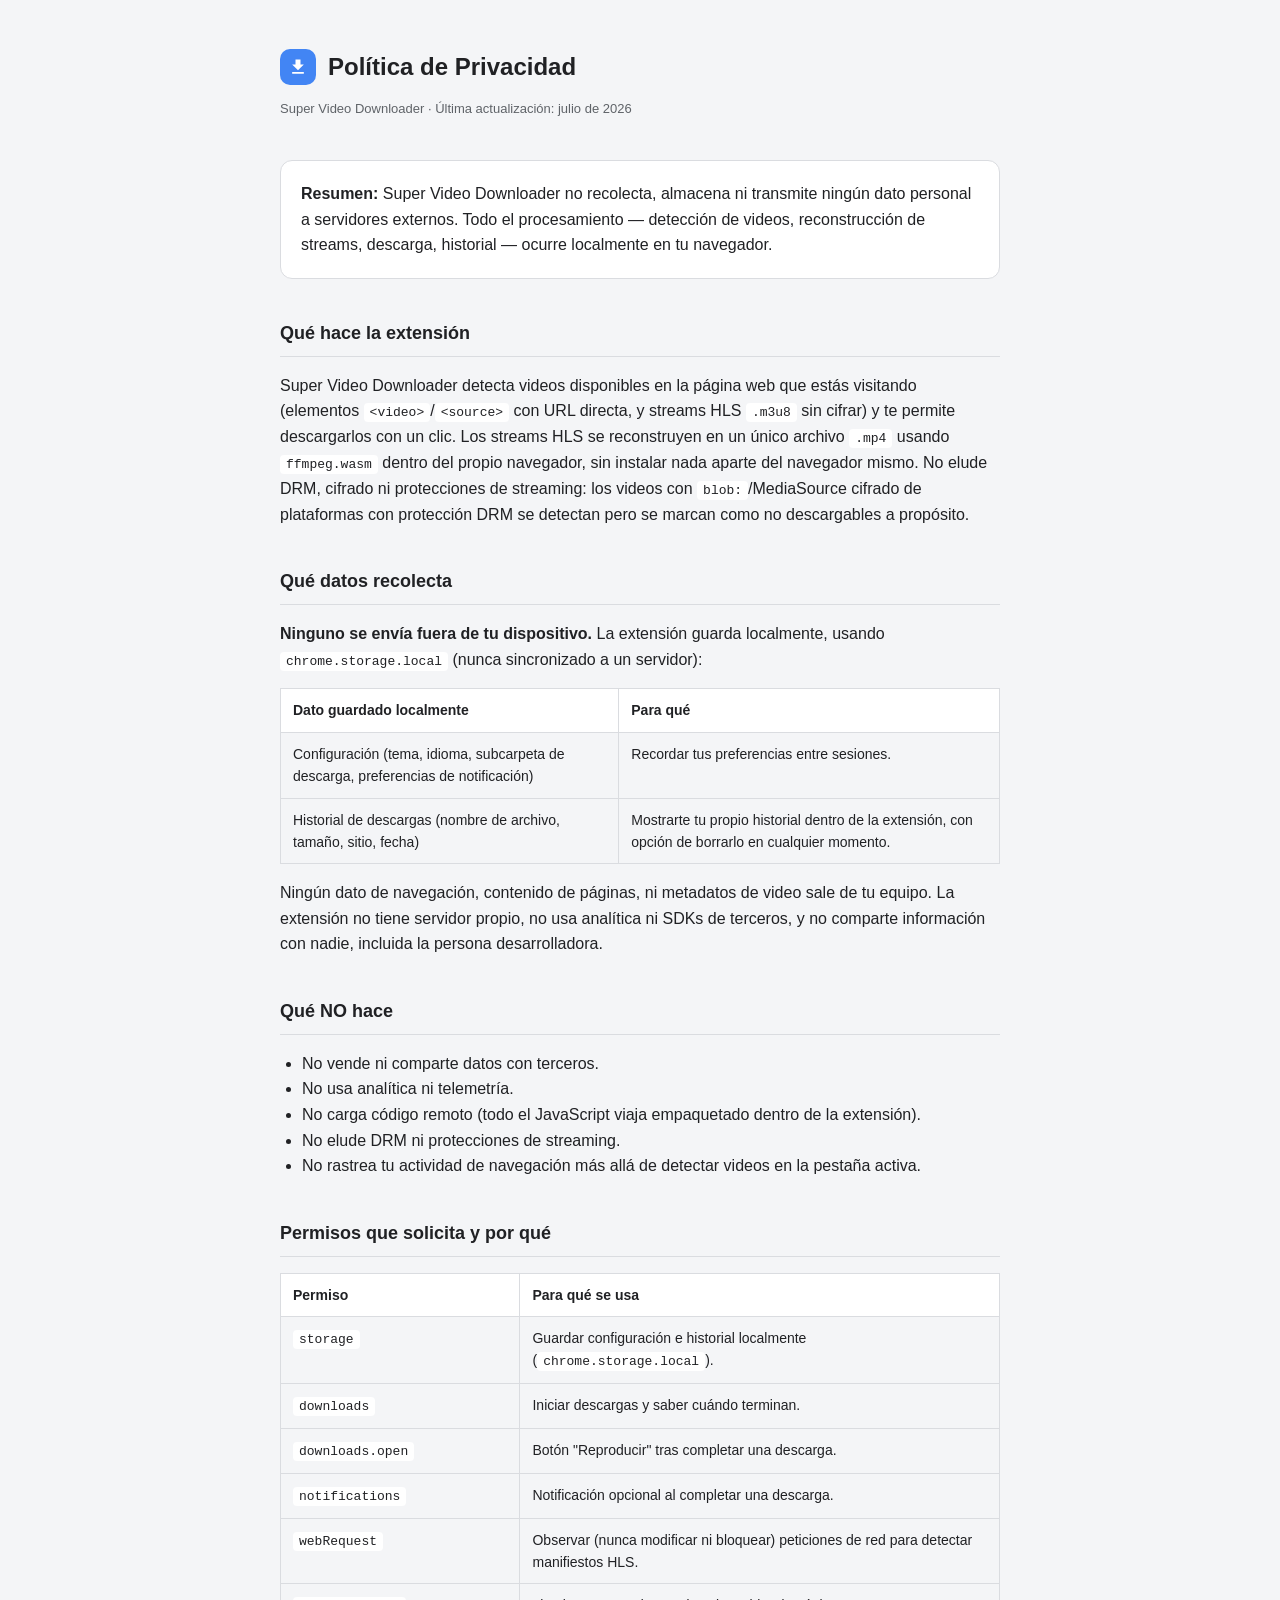
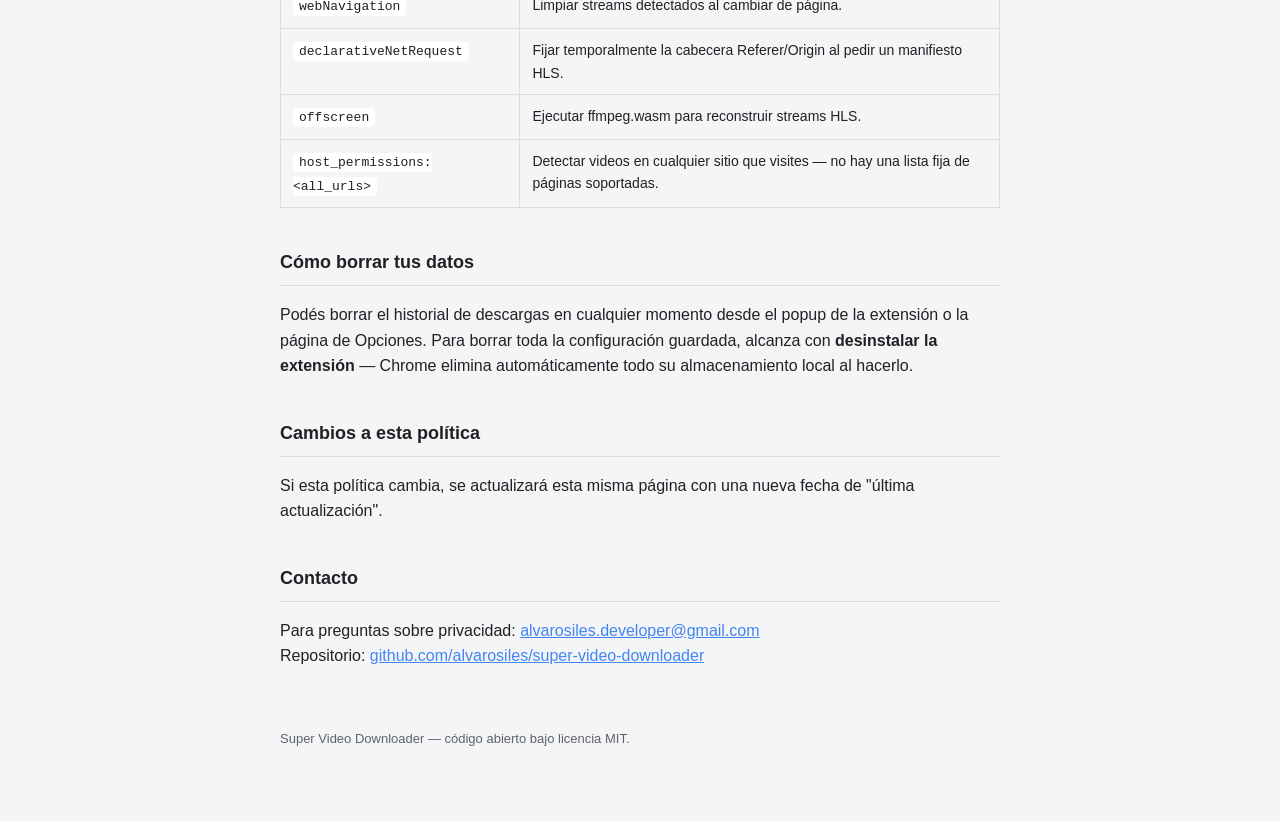
<file: docs/privacy.html>
<!DOCTYPE html>
<html lang="es">
<head>
<meta charset="UTF-8" />
<meta name="viewport" content="width=device-width, initial-scale=1" />
<title>Política de Privacidad — Super Video Downloader</title>
<style>
  :root {
    --bg: #0f1012; --card: #1a1c1e; --text: #f1f3f4; --muted: #9aa0a6;
    --accent: #4285f4; --border: #2d2f33;
  }
  @media (prefers-color-scheme: light) {
    :root { --bg: #f4f5f7; --card: #ffffff; --text: #202124; --muted: #5f6368; --border: #dadce0; }
  }
  * { box-sizing: border-box; }
  body {
    margin: 0; background: var(--bg); color: var(--text);
    font-family: 'Segoe UI', Roboto, -apple-system, Arial, sans-serif;
    line-height: 1.6;
  }
  .wrap { max-width: 760px; margin: 0 auto; padding: 48px 20px 80px; }
  header { display: flex; align-items: center; gap: 12px; margin-bottom: 8px; }
  .icon { width: 36px; height: 36px; border-radius: 10px; background: var(--accent); display: flex; align-items: center; justify-content: center; flex-shrink: 0; }
  .icon svg { width: 20px; height: 20px; fill: #fff; }
  h1 { font-size: 24px; margin: 0; }
  .updated { color: var(--muted); font-size: 13px; margin-bottom: 40px; }
  h2 { font-size: 18px; margin-top: 40px; border-bottom: 1px solid var(--border); padding-bottom: 8px; }
  p, li { color: var(--text); }
  ul { padding-left: 22px; }
  table { width: 100%; border-collapse: collapse; margin: 16px 0; font-size: 14px; }
  th, td { text-align: left; padding: 10px 12px; border: 1px solid var(--border); vertical-align: top; }
  th { background: var(--card); }
  code { background: var(--card); padding: 2px 6px; border-radius: 4px; font-size: 13px; }
  a { color: var(--accent); }
  .highlight { background: var(--card); border: 1px solid var(--border); border-radius: 12px; padding: 20px; margin: 20px 0; }
  footer { margin-top: 60px; color: var(--muted); font-size: 13px; }
</style>
</head>
<body>
<div class="wrap">
  <header>
    <span class="icon" aria-hidden="true"><svg viewBox="0 0 24 24"><path d="M19 9h-4V3H9v6H5l7 7 7-7zM5 18v2h14v-2H5z"/></svg></span>
    <h1>Política de Privacidad</h1>
  </header>
  <p class="updated">Super Video Downloader · Última actualización: julio de 2026</p>

  <div class="highlight">
    <strong>Resumen:</strong> Super Video Downloader no recolecta, almacena
    ni transmite ningún dato personal a servidores externos. Todo el
    procesamiento — detección de videos, reconstrucción de streams,
    descarga, historial — ocurre localmente en tu navegador.
  </div>

  <h2>Qué hace la extensión</h2>
  <p>
    Super Video Downloader detecta videos disponibles en la página web que
    estás visitando (elementos <code>&lt;video&gt;</code>/<code>&lt;source&gt;</code>
    con URL directa, y streams HLS <code>.m3u8</code> sin cifrar) y te
    permite descargarlos con un clic. Los streams HLS se reconstruyen en
    un único archivo <code>.mp4</code> usando <code>ffmpeg.wasm</code>
    dentro del propio navegador, sin instalar nada aparte del navegador
    mismo. No elude DRM, cifrado ni protecciones de streaming: los videos
    con <code>blob:</code>/MediaSource cifrado de plataformas con
    protección DRM se detectan pero se marcan como no descargables a
    propósito.
  </p>

  <h2>Qué datos recolecta</h2>
  <p><strong>Ninguno se envía fuera de tu dispositivo.</strong> La extensión guarda localmente, usando <code>chrome.storage.local</code> (nunca sincronizado a un servidor):</p>
  <table>
    <tr><th>Dato guardado localmente</th><th>Para qué</th></tr>
    <tr><td>Configuración (tema, idioma, subcarpeta de descarga, preferencias de notificación)</td><td>Recordar tus preferencias entre sesiones.</td></tr>
    <tr><td>Historial de descargas (nombre de archivo, tamaño, sitio, fecha)</td><td>Mostrarte tu propio historial dentro de la extensión, con opción de borrarlo en cualquier momento.</td></tr>
  </table>
  <p>
    Ningún dato de navegación, contenido de páginas, ni metadatos de
    video sale de tu equipo. La extensión no tiene servidor propio, no
    usa analítica ni SDKs de terceros, y no comparte información con
    nadie, incluida la persona desarrolladora.
  </p>

  <h2>Qué NO hace</h2>
  <ul>
    <li>No vende ni comparte datos con terceros.</li>
    <li>No usa analítica ni telemetría.</li>
    <li>No carga código remoto (todo el JavaScript viaja empaquetado dentro de la extensión).</li>
    <li>No elude DRM ni protecciones de streaming.</li>
    <li>No rastrea tu actividad de navegación más allá de detectar videos en la pestaña activa.</li>
  </ul>

  <h2>Permisos que solicita y por qué</h2>
  <table>
    <tr><th>Permiso</th><th>Para qué se usa</th></tr>
    <tr><td><code>storage</code></td><td>Guardar configuración e historial localmente (<code>chrome.storage.local</code>).</td></tr>
    <tr><td><code>downloads</code></td><td>Iniciar descargas y saber cuándo terminan.</td></tr>
    <tr><td><code>downloads.open</code></td><td>Botón "Reproducir" tras completar una descarga.</td></tr>
    <tr><td><code>notifications</code></td><td>Notificación opcional al completar una descarga.</td></tr>
    <tr><td><code>webRequest</code></td><td>Observar (nunca modificar ni bloquear) peticiones de red para detectar manifiestos HLS.</td></tr>
    <tr><td><code>webNavigation</code></td><td>Limpiar streams detectados al cambiar de página.</td></tr>
    <tr><td><code>declarativeNetRequest</code></td><td>Fijar temporalmente la cabecera Referer/Origin al pedir un manifiesto HLS.</td></tr>
    <tr><td><code>offscreen</code></td><td>Ejecutar ffmpeg.wasm para reconstruir streams HLS.</td></tr>
    <tr><td><code>host_permissions: &lt;all_urls&gt;</code></td><td>Detectar videos en cualquier sitio que visites — no hay una lista fija de páginas soportadas.</td></tr>
  </table>

  <h2>Cómo borrar tus datos</h2>
  <p>
    Podés borrar el historial de descargas en cualquier momento desde el
    popup de la extensión o la página de Opciones. Para borrar toda la
    configuración guardada, alcanza con <strong>desinstalar la
    extensión</strong> — Chrome elimina automáticamente todo su
    almacenamiento local al hacerlo.
  </p>

  <h2>Cambios a esta política</h2>
  <p>
    Si esta política cambia, se actualizará esta misma página con una
    nueva fecha de "última actualización".
  </p>

  <h2>Contacto</h2>
  <p>
    Para preguntas sobre privacidad: <a href="mailto:alvarosiles.developer@gmail.com">alvarosiles.developer@gmail.com</a><br />
    Repositorio: <a href="https://github.com/alvarosiles/super-video-downloader">github.com/alvarosiles/super-video-downloader</a>
  </p>

  <footer>Super Video Downloader — código abierto bajo licencia MIT.</footer>
</div>
</body>
</html>
</file>
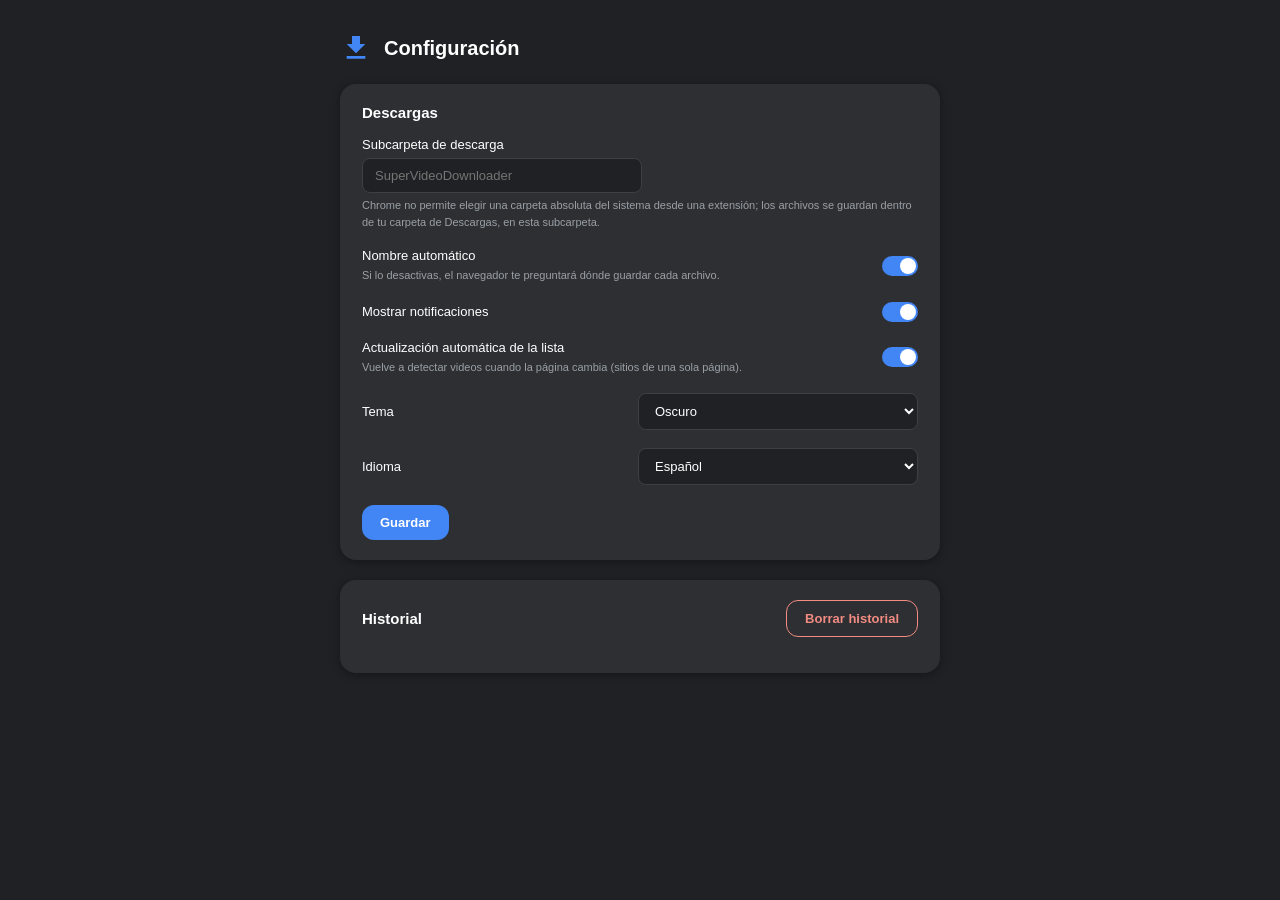
<file: options/options.html>
<!DOCTYPE html>
<html lang="es">
<head>
  <meta charset="UTF-8" />
  <title>Super Video Downloader — Configuración</title>
  <link rel="stylesheet" href="options.css" />
</head>
<body>
  <div class="page">
    <header class="page__header">
      <span class="icon icon--brand" aria-hidden="true">
        <svg viewBox="0 0 24 24" focusable="false">
          <path d="M19 9h-4V3H9v6H5l7 7 7-7zM5 18v2h14v-2H5z"/>
        </svg>
      </span>
      <h1 data-i18n="optionsTitle">Configuración</h1>
    </header>

    <section class="card">
      <h2 data-i18n="sectionDownloads">Descargas</h2>

      <div class="field">
        <label for="downloadFolder" data-i18n="downloadFolder">Subcarpeta de descarga</label>
        <input type="text" id="downloadFolder" placeholder="SuperVideoDownloader" />
        <p class="field__hint" data-i18n="downloadFolderHint">
          Chrome no permite elegir una carpeta absoluta del sistema desde una extensión;
          los archivos se guardan dentro de tu carpeta de Descargas, en esta subcarpeta.
        </p>
      </div>

      <div class="field field--row">
        <div>
          <label for="autoName" data-i18n="autoName">Nombre automático</label>
          <p class="field__hint" data-i18n="autoNameHint">
            Si lo desactivas, el navegador te preguntará dónde guardar cada archivo.
          </p>
        </div>
        <label class="switch">
          <input type="checkbox" id="autoName" checked />
          <span class="switch__track"><span class="switch__thumb"></span></span>
        </label>
      </div>

      <div class="field field--row">
        <label for="showNotifications" data-i18n="showNotifications">Mostrar notificaciones</label>
        <label class="switch">
          <input type="checkbox" id="showNotifications" checked />
          <span class="switch__track"><span class="switch__thumb"></span></span>
        </label>
      </div>

      <div class="field field--row">
        <div>
          <label for="autoRefresh" data-i18n="autoRefresh">Actualización automática de la lista</label>
          <p class="field__hint" data-i18n="autoRefreshHint">
            Vuelve a detectar videos cuando la página cambia (sitios de una sola página).
          </p>
        </div>
        <label class="switch">
          <input type="checkbox" id="autoRefresh" checked />
          <span class="switch__track"><span class="switch__thumb"></span></span>
        </label>
      </div>

      <div class="field field--row">
        <label for="theme" data-i18n="theme">Tema</label>
        <select id="theme">
          <option value="dark" data-i18n="themeDark">Oscuro</option>
          <option value="light" data-i18n="themeLight">Claro</option>
        </select>
      </div>

      <div class="field field--row">
        <label for="language" data-i18n="language">Idioma</label>
        <select id="language">
          <option value="es">Español</option>
          <option value="en">English</option>
        </select>
      </div>

      <button id="saveBtn" class="btn btn--primary" type="button" data-i18n="save">Guardar</button>
    </section>

    <section class="card">
      <div class="section-header">
        <h2 data-i18n="sectionHistory">Historial</h2>
        <button id="clearHistoryBtn" class="btn btn--danger" type="button" data-i18n="clearHistory">
          Borrar historial
        </button>
      </div>
      <div id="historyList" class="history-list"></div>
      <p id="historyEmpty" class="empty-state hidden" data-i18n="historyEmpty">
        Todavía no hay descargas registradas.
      </p>
    </section>
  </div>

  <template id="historyItemTemplate">
    <article class="history-item">
      <div class="history-item__info">
        <p class="history-item__name"></p>
        <p class="history-item__meta"></p>
      </div>
      <button class="icon-btn history-item__remove" type="button" title="Eliminar">
        <svg viewBox="0 0 24 24" focusable="false"><path d="M19 6.41 17.59 5 12 10.59 6.41 5 5 6.41 10.59 12 5 17.59 6.41 19 12 13.41 17.59 19 19 17.59 13.41 12z"/></svg>
      </button>
    </article>
  </template>

  <script src="../scripts/utils.js"></script>
  <script src="../scripts/storage.js"></script>
  <script src="options.js"></script>
</body>
</html>
</file>
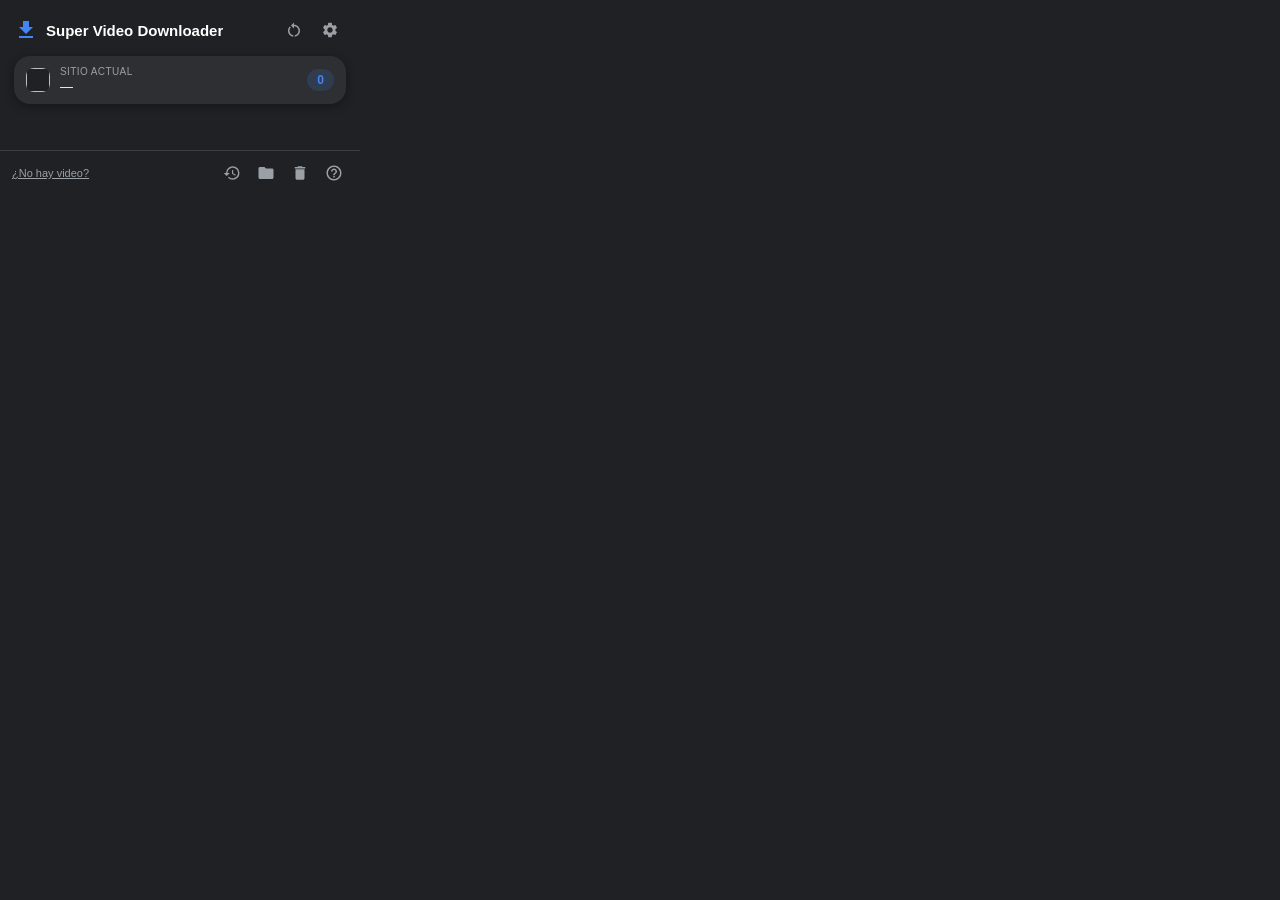
<file: popup/popup.html>
<!DOCTYPE html>
<html lang="es">
<head>
  <meta charset="UTF-8" />
  <title>Super Video Downloader</title>
  <link rel="stylesheet" href="popup.css" />
</head>
<body>
  <div class="app">

    <header class="app__header">
      <div class="app__brand">
        <span class="icon icon--brand" aria-hidden="true">
          <svg viewBox="0 0 24 24" focusable="false">
            <path d="M19 9h-4V3H9v6H5l7 7 7-7zM5 18v2h14v-2H5z"/>
          </svg>
        </span>
        <h1 class="app__title" data-i18n="appName">Super Video Downloader</h1>
      </div>
      <div class="app__actions">
        <button id="refreshBtn" class="icon-btn" type="button" title="Refresh">
          <svg viewBox="0 0 24 24" focusable="false"><path d="M12 5V2L8 6l4 4V7c3.31 0 6 2.69 6 6 0 2.97-2.16 5.44-5 5.92v2.02c3.95-.49 7-3.85 7-7.94 0-4.42-3.58-8-8-8zm-6 8c0-1.65.67-3.15 1.76-4.24L6.34 7.34C4.9 8.79 4 10.79 4 13c0 4.08 3.05 7.44 7 7.93v-2.02c-2.84-.48-5-2.94-5-5.91z"/></svg>
        </button>
        <button id="settingsBtn" class="icon-btn" type="button" title="Settings">
          <svg viewBox="0 0 24 24" focusable="false"><path d="M19.14 12.94c.04-.3.06-.61.06-.94 0-.32-.02-.64-.07-.94l2.03-1.58a.5.5 0 00.12-.61l-1.92-3.32a.488.488 0 00-.59-.22l-2.39.96c-.5-.38-1.03-.7-1.62-.94l-.36-2.54a.484.484 0 00-.48-.41h-3.84c-.24 0-.43.17-.47.41l-.36 2.54c-.59.24-1.13.57-1.62.94l-2.39-.96c-.22-.08-.47 0-.59.22L2.74 8.87c-.12.21-.08.47.12.61l2.03 1.58c-.05.3-.09.63-.09.94s.02.64.07.94l-2.03 1.58a.5.5 0 00-.12.61l1.92 3.32c.12.22.37.29.59.22l2.39-.96c.5.38 1.03.7 1.62.94l.36 2.54c.05.24.24.41.48.41h3.84c.24 0 .44-.17.47-.41l.36-2.54c.59-.24 1.13-.56 1.62-.94l2.39.96c.22.08.47 0 .59-.22l1.92-3.32c.12-.22.07-.47-.12-.61l-2.01-1.58zM12 15.6c-1.98 0-3.6-1.62-3.6-3.6s1.62-3.6 3.6-3.6 3.6 1.62 3.6 3.6-1.62 3.6-3.6 3.6z"/></svg>
        </button>
      </div>
    </header>

    <section class="card site-card" id="siteCard">
      <img id="siteFavicon" class="site-card__favicon" alt="" width="24" height="24" />
      <div class="site-card__info">
        <p class="site-card__label" data-i18n="currentSite">Sitio actual</p>
        <p id="siteDomain" class="site-card__domain">—</p>
      </div>
      <span id="countBadge" class="badge">0</span>
    </section>

    <p id="protectedNotice" class="protected-notice hidden" data-i18n="protectedNotice">
      Este sitio usa streaming protegido para algunos videos: se detectan,
      pero no se pueden descargar directamente.
    </p>

    <section id="videoList" class="video-list" aria-live="polite"></section>

    <p id="emptyState" class="empty-state hidden" data-i18n="emptyState">
      No se detectaron videos descargables en este sitio.
    </p>

    <footer class="app__footer">
      <span id="statusMessage" class="app__status"></span>
    </footer>

    <nav class="app__toolbar">
      <button id="rescanBtn" class="toolbar-btn" type="button" data-i18n="noVideoQuestion">¿No hay video?</button>
      <span class="toolbar-spacer"></span>
      <button id="historyBtn" class="icon-btn" type="button" title="History">
        <svg viewBox="0 0 24 24" focusable="false"><path d="M13 3a9 9 0 00-9 9H1l3.89 3.89.07.14L9 12H6c0-3.87 3.13-7 7-7s7 3.13 7 7-3.13 7-7 7c-1.93 0-3.68-.79-4.94-2.06l-1.42 1.42A8.954 8.954 0 0013 21a9 9 0 000-18zm-1 5v5l4.28 2.54.72-1.21-3.5-2.08V8H12z"/></svg>
      </button>
      <button id="downloadsFolderBtn" class="icon-btn" type="button" title="Open downloads folder">
        <svg viewBox="0 0 24 24" focusable="false"><path d="M10 4H4c-1.1 0-1.99.9-1.99 2L2 18c0 1.1.9 2 2 2h16c1.1 0 2-.9 2-2V8c0-1.1-.9-2-2-2h-8l-2-2z"/></svg>
      </button>
      <button id="clearHistoryBtn" class="icon-btn" type="button" title="Clear history">
        <svg viewBox="0 0 24 24" focusable="false"><path d="M6 19c0 1.1.9 2 2 2h8c1.1 0 2-.9 2-2V7H6v12zM19 4h-3.5l-1-1h-5l-1 1H5v2h14V4z"/></svg>
      </button>
      <button id="helpBtn" class="icon-btn" type="button" title="Help">
        <svg viewBox="0 0 24 24" focusable="false"><path d="M11 18h2v-2h-2v2zm1-16C6.48 2 2 6.48 2 12s4.48 10 10 10 10-4.48 10-10S17.52 2 12 2zm0 18c-4.41 0-8-3.59-8-8s3.59-8 8-8 8 3.59 8 8-3.59 8-8 8zm0-14c-2.21 0-4 1.79-4 4h2c0-1.1.9-2 2-2s2 .9 2 2c0 2-3 1.75-3 5h2c0-2.25 3-2.5 3-5 0-2.21-1.79-4-4-4z"/></svg>
      </button>
    </nav>
  </div>

  <template id="videoItemTemplate">
    <article class="video-item">
      <div class="video-item__thumb">
        <img class="video-item__poster hidden" alt="" />
        <span class="video-item__poster-fallback">
          <svg viewBox="0 0 24 24" focusable="false"><path d="M8 5v14l11-7z"/></svg>
        </span>
        <span class="video-item__duration hidden"></span>
      </div>
      <div class="video-item__body">
        <div class="video-item__title-row">
          <p class="video-item__name"></p>
          <span class="protected-badge hidden">
            <svg viewBox="0 0 24 24" focusable="false"><path d="M12 17a2 2 0 002-2 2 2 0 00-2-2 2 2 0 00-2 2 2 2 0 002 2zm6-9h-1V6a5 5 0 00-10 0v2H6a2 2 0 00-2 2v10a2 2 0 002 2h12a2 2 0 002-2V10a2 2 0 00-2-2zM8.9 6c0-1.71 1.39-3.1 3.1-3.1S15.1 4.29 15.1 6v2H8.9V6z"/></svg>
            <span class="protected-badge__text">No disponible para descarga directa</span>
          </span>
        </div>
        <div class="video-item__footer">
          <select class="video-item__quality"></select>
          <span class="video-item__size"></span>
          <button class="icon-btn icon-btn--copy" type="button" title="Copy URL">
            <svg viewBox="0 0 24 24" focusable="false"><path d="M16 1H4c-1.1 0-2 .9-2 2v14h2V3h12V1zm3 4H8c-1.1 0-2 .9-2 2v14c0 1.1.9 2 2 2h11c1.1 0 2-.9 2-2V7c0-1.1-.9-2-2-2zm0 16H8V7h11v14z"/></svg>
          </button>
          <button class="btn btn--download" type="button" data-i18n="download">Download</button>
        </div>
        <div class="video-item__progress hidden">
          <div class="video-item__progress-track">
            <div class="video-item__progress-fill"></div>
          </div>
          <span class="video-item__progress-label"></span>
          <button class="btn btn--cancel" type="button" data-i18n="cancel">Detener</button>
        </div>
        <div class="video-item__done hidden">
          <span class="video-item__done-label" data-i18n="downloadComplete">Completado</span>
          <button class="btn btn--play" type="button" data-i18n="play">
            <svg viewBox="0 0 24 24" focusable="false"><path d="M8 5v14l11-7z"/></svg>
            <span data-i18n="play">Reproducir</span>
          </button>
          <button class="icon-btn icon-btn--folder" type="button" title="Show in folder">
            <svg viewBox="0 0 24 24" focusable="false"><path d="M10 4H4c-1.1 0-1.99.9-1.99 2L2 18c0 1.1.9 2 2 2h16c1.1 0 2-.9 2-2V8c0-1.1-.9-2-2-2h-8l-2-2z"/></svg>
          </button>
        </div>
      </div>
    </article>
  </template>

  <script src="../scripts/utils.js"></script>
  <script src="../scripts/storage.js"></script>
  <script src="../scripts/downloader.js"></script>
  <script src="popup.js"></script>
</body>
</html>
</file>
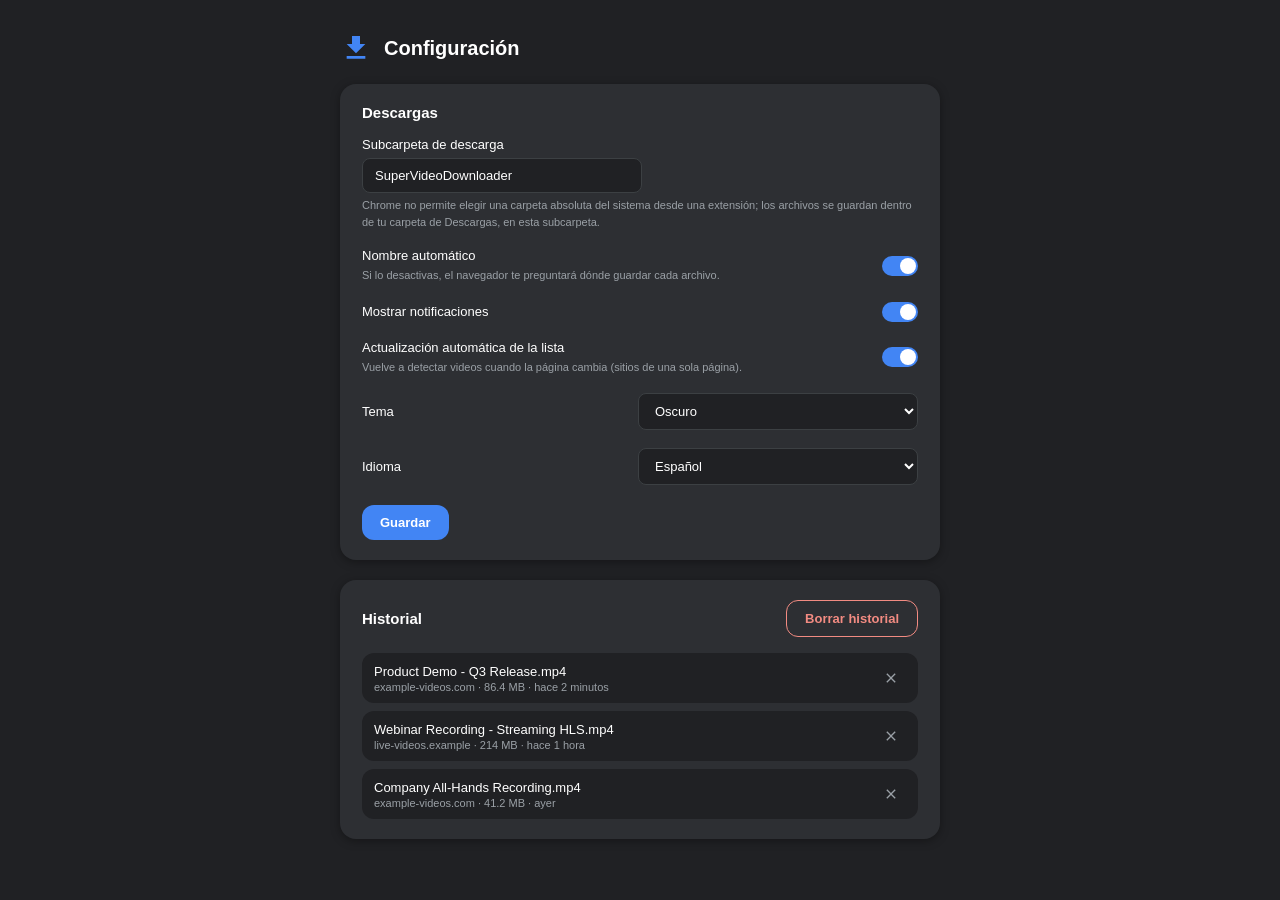
<file: store-assets/mockup-options.html>
<!DOCTYPE html>
<html lang="es">
<head>
  <meta charset="UTF-8" />
  <title>Super Video Downloader — Configuración</title>
  <link rel="stylesheet" href="../options/options.css" />
  <style>
    * { animation: none !important; transition: none !important; }
    .card { opacity: 1 !important; transform: none !important; }
    body { width: 1280px; margin: 0 auto; }
  </style>
</head>
<body>
  <div class="page">
    <header class="page__header">
      <span class="icon icon--brand" aria-hidden="true">
        <svg viewBox="0 0 24 24" focusable="false"><path d="M19 9h-4V3H9v6H5l7 7 7-7zM5 18v2h14v-2H5z"/></svg>
      </span>
      <h1>Configuración</h1>
    </header>

    <section class="card">
      <h2>Descargas</h2>

      <div class="field">
        <label>Subcarpeta de descarga</label>
        <input type="text" value="SuperVideoDownloader" readonly />
        <p class="field__hint">
          Chrome no permite elegir una carpeta absoluta del sistema desde una extensión;
          los archivos se guardan dentro de tu carpeta de Descargas, en esta subcarpeta.
        </p>
      </div>

      <div class="field field--row">
        <div>
          <label>Nombre automático</label>
          <p class="field__hint">Si lo desactivas, el navegador te preguntará dónde guardar cada archivo.</p>
        </div>
        <label class="switch">
          <input type="checkbox" checked />
          <span class="switch__track"><span class="switch__thumb"></span></span>
        </label>
      </div>

      <div class="field field--row">
        <label>Mostrar notificaciones</label>
        <label class="switch">
          <input type="checkbox" checked />
          <span class="switch__track"><span class="switch__thumb"></span></span>
        </label>
      </div>

      <div class="field field--row">
        <div>
          <label>Actualización automática de la lista</label>
          <p class="field__hint">Vuelve a detectar videos cuando la página cambia (sitios de una sola página).</p>
        </div>
        <label class="switch">
          <input type="checkbox" checked />
          <span class="switch__track"><span class="switch__thumb"></span></span>
        </label>
      </div>

      <div class="field field--row">
        <label>Tema</label>
        <select><option>Oscuro</option></select>
      </div>

      <div class="field field--row">
        <label>Idioma</label>
        <select><option>Español</option></select>
      </div>

      <button class="btn btn--primary" type="button">Guardar</button>
    </section>

    <section class="card">
      <div class="section-header">
        <h2>Historial</h2>
        <button class="btn btn--danger" type="button">Borrar historial</button>
      </div>
      <div class="history-list">
        <article class="history-item">
          <div class="history-item__info">
            <p class="history-item__name">Product Demo - Q3 Release.mp4</p>
            <p class="history-item__meta">example-videos.com · 86.4 MB · hace 2 minutos</p>
          </div>
          <button class="icon-btn history-item__remove" type="button" title="Eliminar">
            <svg viewBox="0 0 24 24" focusable="false"><path d="M19 6.41 17.59 5 12 10.59 6.41 5 5 6.41 10.59 12 5 17.59 6.41 19 12 13.41 17.59 19 19 17.59 13.41 12z"/></svg>
          </button>
        </article>
        <article class="history-item">
          <div class="history-item__info">
            <p class="history-item__name">Webinar Recording - Streaming HLS.mp4</p>
            <p class="history-item__meta">live-videos.example · 214 MB · hace 1 hora</p>
          </div>
          <button class="icon-btn history-item__remove" type="button" title="Eliminar">
            <svg viewBox="0 0 24 24" focusable="false"><path d="M19 6.41 17.59 5 12 10.59 6.41 5 5 6.41 10.59 12 5 17.59 6.41 19 12 13.41 17.59 19 19 17.59 13.41 12z"/></svg>
          </button>
        </article>
        <article class="history-item">
          <div class="history-item__info">
            <p class="history-item__name">Company All-Hands Recording.mp4</p>
            <p class="history-item__meta">example-videos.com · 41.2 MB · ayer</p>
          </div>
          <button class="icon-btn history-item__remove" type="button" title="Eliminar">
            <svg viewBox="0 0 24 24" focusable="false"><path d="M19 6.41 17.59 5 12 10.59 6.41 5 5 6.41 10.59 12 5 17.59 6.41 19 12 13.41 17.59 19 19 17.59 13.41 12z"/></svg>
          </button>
        </article>
      </div>
    </section>
  </div>
</body>
</html>
</file>
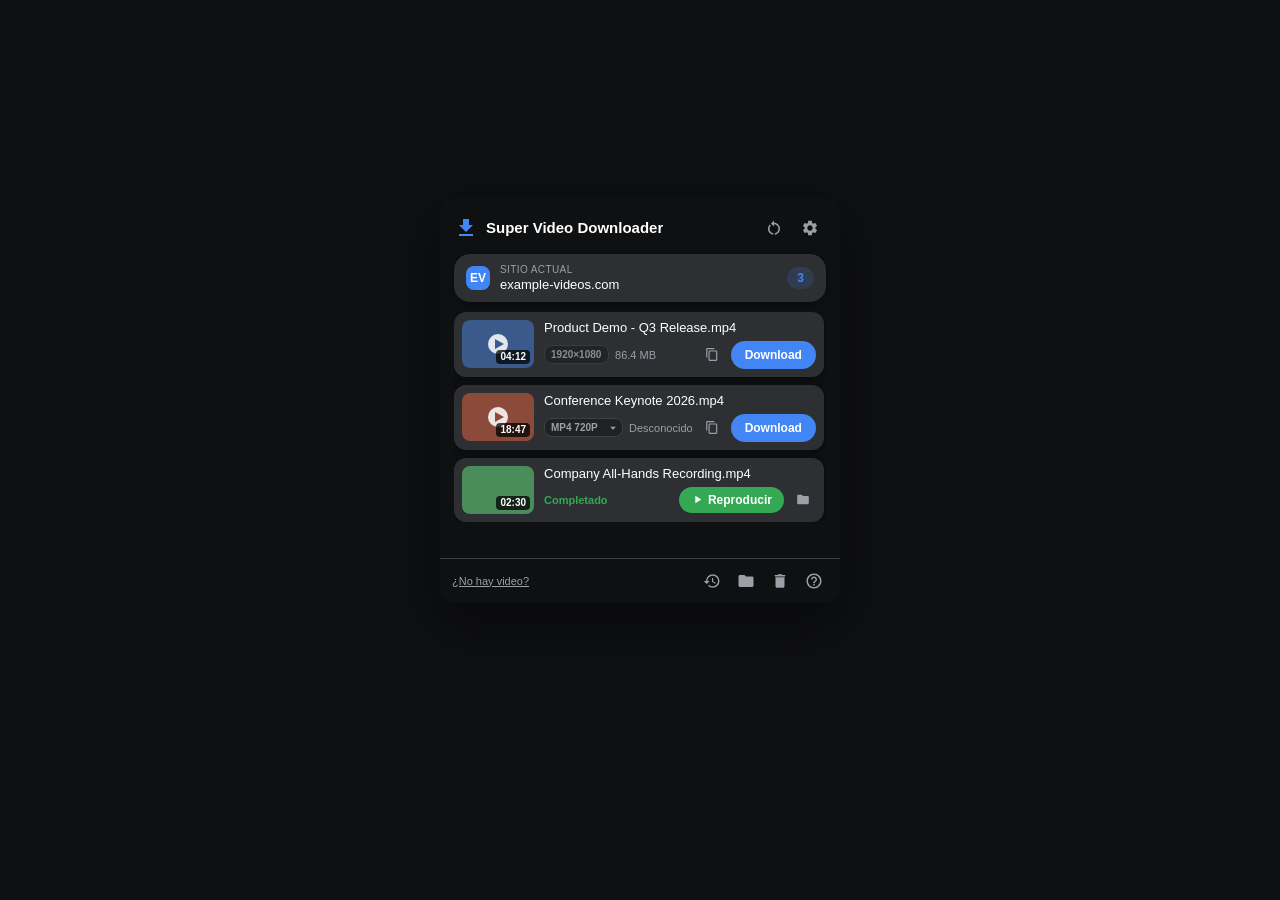
<file: store-assets/mockup-popup.html>
<!DOCTYPE html>
<html lang="es" data-theme="dark">
<head>
  <meta charset="UTF-8" />
  <title>Super Video Downloader — mockup</title>
  <link rel="stylesheet" href="../popup/popup.css" />
  <style>
    /* Solo para la captura: centrar el popup en el lienzo de 1280x800 */
    * { animation: none !important; transition: none !important; }
    html, body {
      width: 1280px;
      height: 800px;
      margin: 0;
      background: #0f1012;
      display: flex;
      align-items: center;
      justify-content: center;
    }
    body .app {
      box-shadow: 0 20px 60px rgba(0,0,0,0.5);
      border-radius: 14px;
      overflow: hidden;
      opacity: 1 !important;
    }
    .video-item { opacity: 1 !important; }
    .mock-thumb {
      width: 100%;
      height: 100%;
      object-fit: cover;
    }
  </style>
</head>
<body>
  <div class="app" data-theme="dark">
    <header class="app__header">
      <div class="app__brand">
        <span class="icon icon--brand" aria-hidden="true">
          <svg viewBox="0 0 24 24" focusable="false"><path d="M19 9h-4V3H9v6H5l7 7 7-7zM5 18v2h14v-2H5z"/></svg>
        </span>
        <h1 class="app__title">Super Video Downloader</h1>
      </div>
      <div class="app__actions">
        <button class="icon-btn" type="button" title="Refresh">
          <svg viewBox="0 0 24 24" focusable="false"><path d="M12 5V2L8 6l4 4V7c3.31 0 6 2.69 6 6 0 2.97-2.16 5.44-5 5.92v2.02c3.95-.49 7-3.85 7-7.94 0-4.42-3.58-8-8-8zm-6 8c0-1.65.67-3.15 1.76-4.24L6.34 7.34C4.9 8.79 4 10.79 4 13c0 4.08 3.05 7.44 7 7.93v-2.02c-2.84-.48-5-2.94-5-5.91z"/></svg>
        </button>
        <button class="icon-btn" type="button" title="Settings">
          <svg viewBox="0 0 24 24" focusable="false"><path d="M19.14 12.94c.04-.3.06-.61.06-.94 0-.32-.02-.64-.07-.94l2.03-1.58a.5.5 0 00.12-.61l-1.92-3.32a.488.488 0 00-.59-.22l-2.39.96c-.5-.38-1.03-.7-1.62-.94l-.36-2.54a.484.484 0 00-.48-.41h-3.84c-.24 0-.43.17-.47.41l-.36 2.54c-.59.24-1.13.57-1.62.94l-2.39-.96c-.22-.08-.47 0-.59.22L2.74 8.87c-.12.21-.08.47.12.61l2.03 1.58c-.05.3-.09.63-.09.94s.02.64.07.94l-2.03 1.58a.5.5 0 00-.12.61l1.92 3.32c.12.22.37.29.59.22l2.39-.96c.5.38 1.03.7 1.62.94l.36 2.54c.05.24.24.41.48.41h3.84c.24 0 .44-.17.47-.41l.36-2.54c.59-.24 1.13-.56 1.62-.94l2.39.96c.22.08.47 0 .59-.22l1.92-3.32c.12-.22.07-.47-.12-.61l-2.01-1.58zM12 15.6c-1.98 0-3.6-1.62-3.6-3.6s1.62-3.6 3.6-3.6 3.6 1.62 3.6 3.6-1.62 3.6-3.6 3.6z"/></svg>
        </button>
      </div>
    </header>

    <section class="card site-card">
      <div class="site-card__favicon" style="background:#4285f4;display:flex;align-items:center;justify-content:center;font-weight:700;color:#fff;font-size:12px;">EV</div>
      <div class="site-card__info">
        <p class="site-card__label">SITIO ACTUAL</p>
        <p class="site-card__domain">example-videos.com</p>
      </div>
      <span class="badge">3</span>
    </section>

    <section class="video-list">
      <article class="video-item">
        <div class="video-item__thumb">
          <svg class="mock-thumb" viewBox="0 0 72 48" preserveAspectRatio="xMidYMid slice"><rect width="72" height="48" fill="#3a5a8c"/><circle cx="36" cy="24" r="10" fill="#ffffff" opacity="0.85"/><path d="M33 19l9 5-9 5z" fill="#3a5a8c"/></svg>
          <span class="video-item__duration">04:12</span>
        </div>
        <div class="video-item__body">
          <div class="video-item__title-row">
            <p class="video-item__name">Product Demo - Q3 Release.mp4</p>
          </div>
          <div class="video-item__footer">
            <select class="video-item__quality" disabled><option>1920×1080</option></select>
            <span class="video-item__size">86.4 MB</span>
            <button class="icon-btn icon-btn--copy" type="button" title="Copy URL">
              <svg viewBox="0 0 24 24" focusable="false"><path d="M16 1H4c-1.1 0-2 .9-2 2v14h2V3h12V1zm3 4H8c-1.1 0-2 .9-2 2v14c0 1.1.9 2 2 2h11c1.1 0 2-.9 2-2V7c0-1.1-.9-2-2-2zm0 16H8V7h11v14z"/></svg>
            </button>
            <button class="btn btn--download" type="button">Download</button>
          </div>
        </div>
      </article>

      <article class="video-item">
        <div class="video-item__thumb">
          <svg class="mock-thumb" viewBox="0 0 72 48" preserveAspectRatio="xMidYMid slice"><rect width="72" height="48" fill="#8c4a3a"/><circle cx="36" cy="24" r="10" fill="#ffffff" opacity="0.85"/><path d="M33 19l9 5-9 5z" fill="#8c4a3a"/></svg>
          <span class="video-item__duration">18:47</span>
        </div>
        <div class="video-item__body">
          <div class="video-item__title-row">
            <p class="video-item__name">Conference Keynote 2026.mp4</p>
          </div>
          <div class="video-item__footer">
            <select class="video-item__quality"><option>MP4 720P</option><option>MP4 1080P</option></select>
            <span class="video-item__size">Desconocido</span>
            <button class="icon-btn icon-btn--copy" type="button" title="Copy URL">
              <svg viewBox="0 0 24 24" focusable="false"><path d="M16 1H4c-1.1 0-2 .9-2 2v14h2V3h12V1zm3 4H8c-1.1 0-2 .9-2 2v14c0 1.1.9 2 2 2h11c1.1 0 2-.9 2-2V7c0-1.1-.9-2-2-2zm0 16H8V7h11v14z"/></svg>
            </button>
            <button class="btn btn--download" type="button">Download</button>
          </div>
        </div>
      </article>

      <article class="video-item">
        <div class="video-item__thumb">
          <svg class="mock-thumb" viewBox="0 0 72 48" preserveAspectRatio="xMidYMid slice"><rect width="72" height="48" fill="#4a8c5a"/></svg>
          <span class="video-item__duration">02:30</span>
        </div>
        <div class="video-item__body">
          <div class="video-item__title-row">
            <p class="video-item__name">Company All-Hands Recording.mp4</p>
          </div>
          <div class="video-item__footer">
            <span class="video-item__done-label" style="color:#34a853;font-size:11px;font-weight:600;flex:1;">Completado</span>
            <button class="btn btn--play" type="button" style="display:inline-flex;align-items:center;gap:4px;">
              <svg viewBox="0 0 24 24" focusable="false" style="width:13px;height:13px;fill:currentColor;"><path d="M8 5v14l11-7z"/></svg>
              Reproducir
            </button>
            <button class="icon-btn icon-btn--folder" type="button" title="Show in folder">
              <svg viewBox="0 0 24 24" focusable="false"><path d="M10 4H4c-1.1 0-1.99.9-1.99 2L2 18c0 1.1.9 2 2 2h16c1.1 0 2-.9 2-2V8c0-1.1-.9-2-2-2h-8l-2-2z"/></svg>
            </button>
          </div>
        </div>
      </article>
    </section>

    <footer class="app__footer">
      <span class="app__status"></span>
    </footer>

    <nav class="app__toolbar">
      <button class="toolbar-btn" type="button">¿No hay video?</button>
      <span class="toolbar-spacer"></span>
      <button class="icon-btn" type="button" title="History">
        <svg viewBox="0 0 24 24" focusable="false"><path d="M13 3a9 9 0 00-9 9H1l3.89 3.89.07.14L9 12H6c0-3.87 3.13-7 7-7s7 3.13 7 7-3.13 7-7 7c-1.93 0-3.68-.79-4.94-2.06l-1.42 1.42A8.954 8.954 0 0013 21a9 9 0 000-18zm-1 5v5l4.28 2.54.72-1.21-3.5-2.08V8H12z"/></svg>
      </button>
      <button class="icon-btn" type="button" title="Open downloads folder">
        <svg viewBox="0 0 24 24" focusable="false"><path d="M10 4H4c-1.1 0-1.99.9-1.99 2L2 18c0 1.1.9 2 2 2h16c1.1 0 2-.9 2-2V8c0-1.1-.9-2-2-2h-8l-2-2z"/></svg>
      </button>
      <button class="icon-btn" type="button" title="Clear history">
        <svg viewBox="0 0 24 24" focusable="false"><path d="M6 19c0 1.1.9 2 2 2h8c1.1 0 2-.9 2-2V7H6v12zM19 4h-3.5l-1-1h-5l-1 1H5v2h14V4z"/></svg>
      </button>
      <button class="icon-btn" type="button" title="Help">
        <svg viewBox="0 0 24 24" focusable="false"><path d="M11 18h2v-2h-2v2zm1-16C6.48 2 2 6.48 2 12s4.48 10 10 10 10-4.48 10-10S17.52 2 12 2zm0 18c-4.41 0-8-3.59-8-8s3.59-8 8-8 8 3.59 8 8-3.59 8-8 8zm0-14c-2.21 0-4 1.79-4 4h2c0-1.1.9-2 2-2s2 .9 2 2c0 2-3 1.75-3 5h2c0-2.25 3-2.5 3-5 0-2.21-1.79-4-4-4z"/></svg>
      </button>
    </nav>
  </div>
</body>
</html>
</file>
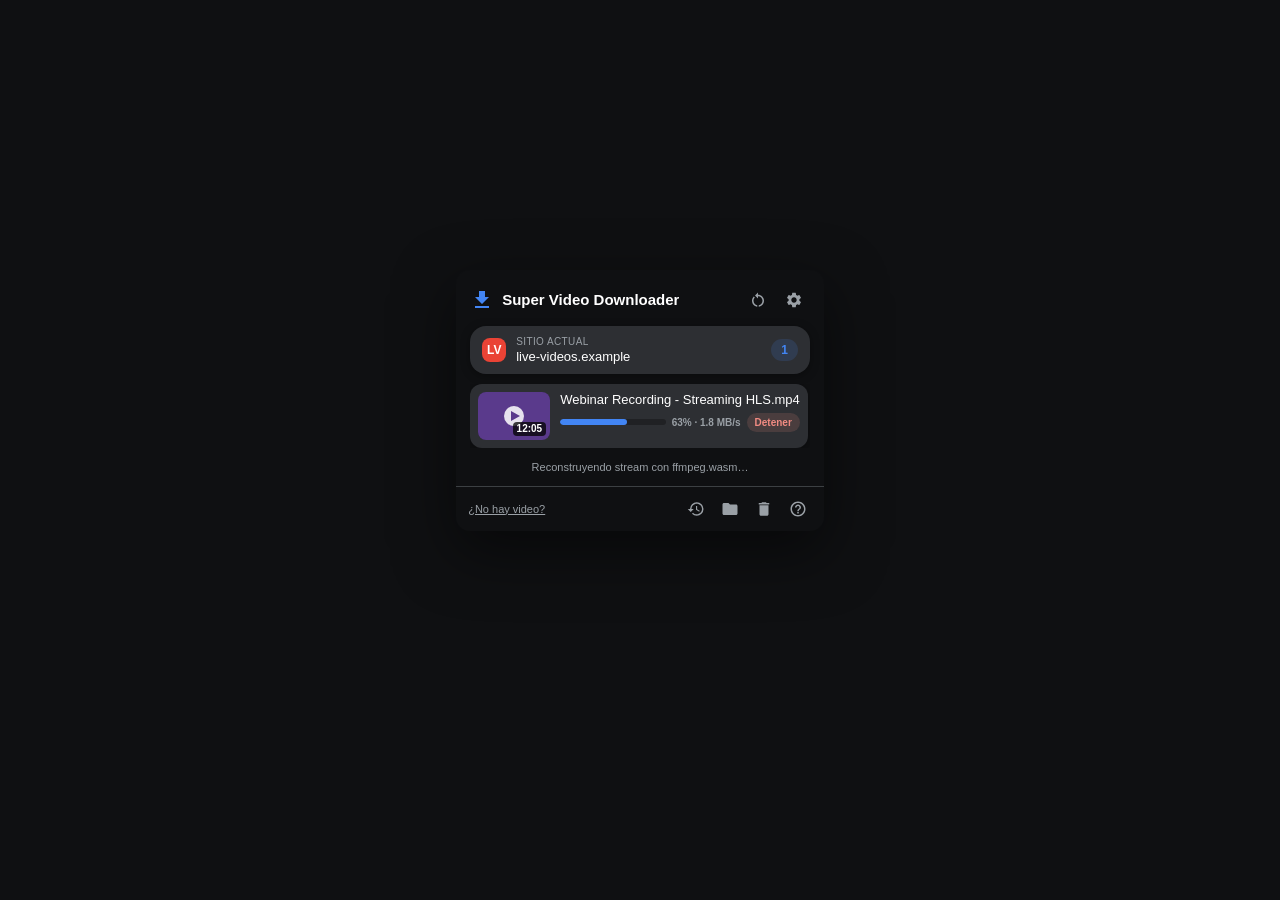
<file: store-assets/mockup-progress.html>
<!DOCTYPE html>
<html lang="es" data-theme="dark">
<head>
  <meta charset="UTF-8" />
  <title>Super Video Downloader — mockup progreso</title>
  <link rel="stylesheet" href="../popup/popup.css" />
  <style>
    * { animation: none !important; transition: none !important; }
    html, body {
      width: 1280px;
      height: 800px;
      margin: 0;
      background: #0f1012;
      display: flex;
      align-items: center;
      justify-content: center;
    }
    body .app {
      box-shadow: 0 20px 60px rgba(0,0,0,0.5);
      border-radius: 14px;
      overflow: hidden;
      opacity: 1 !important;
    }
    .mock-thumb { width: 100%; height: 100%; object-fit: cover; }
    .video-item { opacity: 1 !important; }
  </style>
</head>
<body>
  <div class="app" data-theme="dark">
    <header class="app__header">
      <div class="app__brand">
        <span class="icon icon--brand" aria-hidden="true">
          <svg viewBox="0 0 24 24" focusable="false"><path d="M19 9h-4V3H9v6H5l7 7 7-7zM5 18v2h14v-2H5z"/></svg>
        </span>
        <h1 class="app__title">Super Video Downloader</h1>
      </div>
      <div class="app__actions">
        <button class="icon-btn" type="button" title="Refresh">
          <svg viewBox="0 0 24 24" focusable="false"><path d="M12 5V2L8 6l4 4V7c3.31 0 6 2.69 6 6 0 2.97-2.16 5.44-5 5.92v2.02c3.95-.49 7-3.85 7-7.94 0-4.42-3.58-8-8-8zm-6 8c0-1.65.67-3.15 1.76-4.24L6.34 7.34C4.9 8.79 4 10.79 4 13c0 4.08 3.05 7.44 7 7.93v-2.02c-2.84-.48-5-2.94-5-5.91z"/></svg>
        </button>
        <button class="icon-btn" type="button" title="Settings">
          <svg viewBox="0 0 24 24" focusable="false"><path d="M19.14 12.94c.04-.3.06-.61.06-.94 0-.32-.02-.64-.07-.94l2.03-1.58a.5.5 0 00.12-.61l-1.92-3.32a.488.488 0 00-.59-.22l-2.39.96c-.5-.38-1.03-.7-1.62-.94l-.36-2.54a.484.484 0 00-.48-.41h-3.84c-.24 0-.43.17-.47.41l-.36 2.54c-.59.24-1.13.57-1.62.94l-2.39-.96c-.22-.08-.47 0-.59.22L2.74 8.87c-.12.21-.08.47.12.61l2.03 1.58c-.05.3-.09.63-.09.94s.02.64.07.94l-2.03 1.58a.5.5 0 00-.12.61l1.92 3.32c.12.22.37.29.59.22l2.39-.96c.5.38 1.03.7 1.62.94l.36 2.54c.05.24.24.41.48.41h3.84c.24 0 .44-.17.47-.41l.36-2.54c.59-.24 1.13-.56 1.62-.94l2.39.96c.22.08.47 0 .59-.22l1.92-3.32c.12-.22.07-.47-.12-.61l-2.01-1.58zM12 15.6c-1.98 0-3.6-1.62-3.6-3.6s1.62-3.6 3.6-3.6 3.6 1.62 3.6 3.6-1.62 3.6-3.6 3.6z"/></svg>
        </button>
      </div>
    </header>

    <section class="card site-card">
      <div class="site-card__favicon" style="background:#ea4335;display:flex;align-items:center;justify-content:center;font-weight:700;color:#fff;font-size:12px;">LV</div>
      <div class="site-card__info">
        <p class="site-card__label">SITIO ACTUAL</p>
        <p class="site-card__domain">live-videos.example</p>
      </div>
      <span class="badge">1</span>
    </section>

    <section class="video-list">
      <article class="video-item">
        <div class="video-item__thumb">
          <svg class="mock-thumb" viewBox="0 0 72 48" preserveAspectRatio="xMidYMid slice"><rect width="72" height="48" fill="#5a3a8c"/><circle cx="36" cy="24" r="10" fill="#ffffff" opacity="0.85"/><path d="M33 19l9 5-9 5z" fill="#5a3a8c"/></svg>
          <span class="video-item__duration">12:05</span>
        </div>
        <div class="video-item__body">
          <div class="video-item__title-row">
            <p class="video-item__name">Webinar Recording - Streaming HLS.mp4</p>
          </div>
          <div class="video-item__progress">
            <div class="video-item__progress-track">
              <div class="video-item__progress-fill" style="width:63%;"></div>
            </div>
            <span class="video-item__progress-label">63% · 1.8 MB/s</span>
            <button class="btn btn--cancel" type="button">Detener</button>
          </div>
        </div>
      </article>
    </section>

    <footer class="app__footer">
      <span class="app__status">Reconstruyendo stream con ffmpeg.wasm…</span>
    </footer>

    <nav class="app__toolbar">
      <button class="toolbar-btn" type="button">¿No hay video?</button>
      <span class="toolbar-spacer"></span>
      <button class="icon-btn" type="button" title="History">
        <svg viewBox="0 0 24 24" focusable="false"><path d="M13 3a9 9 0 00-9 9H1l3.89 3.89.07.14L9 12H6c0-3.87 3.13-7 7-7s7 3.13 7 7-3.13 7-7 7c-1.93 0-3.68-.79-4.94-2.06l-1.42 1.42A8.954 8.954 0 0013 21a9 9 0 000-18zm-1 5v5l4.28 2.54.72-1.21-3.5-2.08V8H12z"/></svg>
      </button>
      <button class="icon-btn" type="button" title="Open downloads folder">
        <svg viewBox="0 0 24 24" focusable="false"><path d="M10 4H4c-1.1 0-1.99.9-1.99 2L2 18c0 1.1.9 2 2 2h16c1.1 0 2-.9 2-2V8c0-1.1-.9-2-2-2h-8l-2-2z"/></svg>
      </button>
      <button class="icon-btn" type="button" title="Clear history">
        <svg viewBox="0 0 24 24" focusable="false"><path d="M6 19c0 1.1.9 2 2 2h8c1.1 0 2-.9 2-2V7H6v12zM19 4h-3.5l-1-1h-5l-1 1H5v2h14V4z"/></svg>
      </button>
      <button class="icon-btn" type="button" title="Help">
        <svg viewBox="0 0 24 24" focusable="false"><path d="M11 18h2v-2h-2v2zm1-16C6.48 2 2 6.48 2 12s4.48 10 10 10 10-4.48 10-10S17.52 2 12 2zm0 18c-4.41 0-8-3.59-8-8s3.59-8 8-8 8 3.59 8 8-3.59 8-8 8zm0-14c-2.21 0-4 1.79-4 4h2c0-1.1.9-2 2-2s2 .9 2 2c0 2-3 1.75-3 5h2c0-2.25 3-2.5 3-5 0-2.21-1.79-4-4-4z"/></svg>
      </button>
    </nav>
  </div>
</body>
</html>
</file>
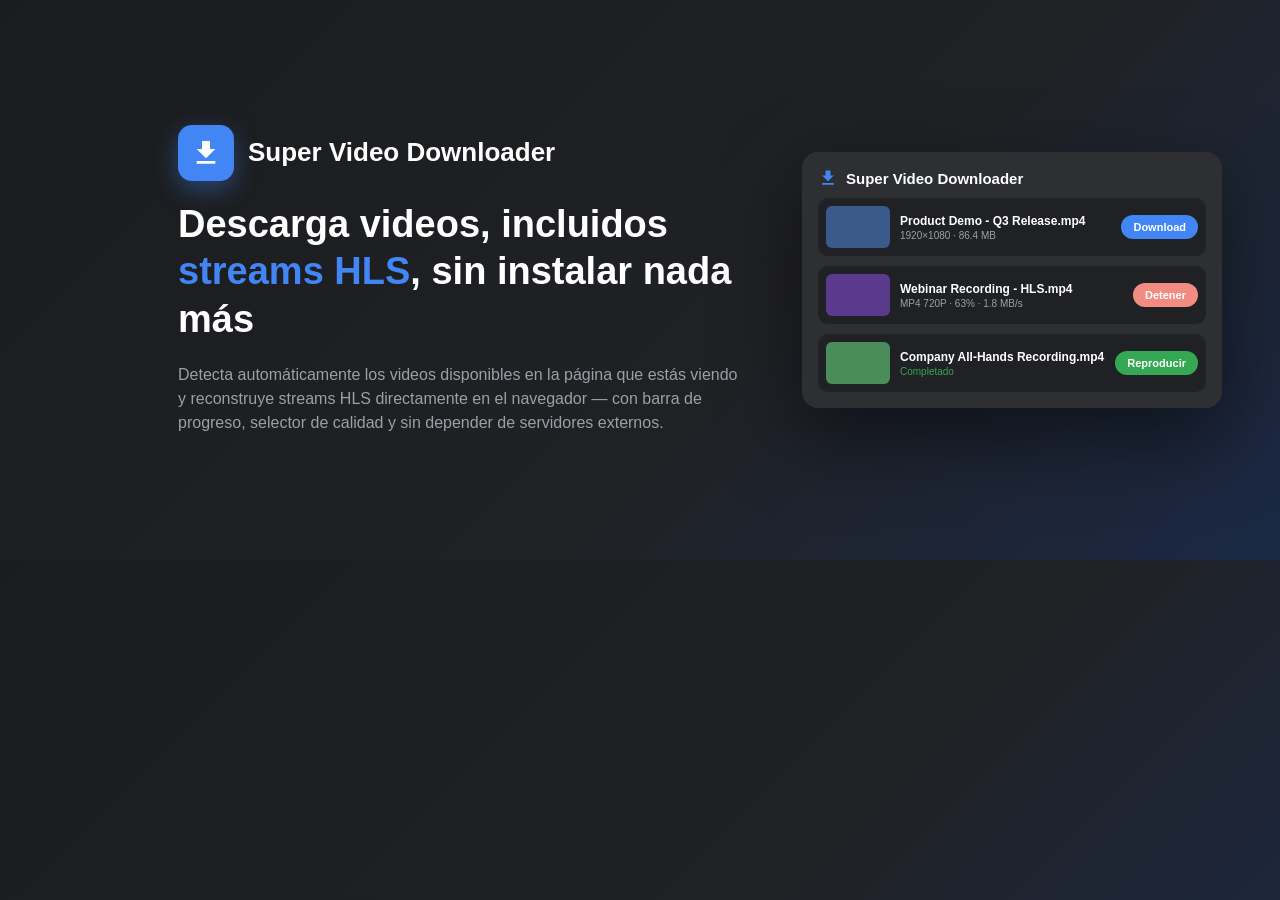
<file: store-assets/promo-marquee.html>
<!DOCTYPE html>
<html>
<head>
<meta charset="UTF-8" />
<style>
  * { margin: 0; padding: 0; box-sizing: border-box; animation: none !important; transition: none !important; }
  html, body { width: 1400px; height: 560px; }
  body {
    background: linear-gradient(135deg, #1a1c1e 0%, #202124 55%, #1a2a4a 100%);
    display: flex;
    align-items: center;
    justify-content: center;
    gap: 64px;
    font-family: 'Segoe UI', Roboto, -apple-system, Arial, sans-serif;
    padding: 0 80px;
  }
  .left { display: flex; flex-direction: column; gap: 20px; max-width: 560px; }
  .brand { display: flex; align-items: center; gap: 14px; }
  .icon {
    width: 56px; height: 56px; border-radius: 14px; background: #4285f4;
    display: flex; align-items: center; justify-content: center;
    box-shadow: 0 8px 24px rgba(66,133,244,0.4);
  }
  .icon svg { width: 32px; height: 32px; fill: #fff; }
  .brand-name { color: #fff; font-size: 26px; font-weight: 700; }
  .headline { color: #fff; font-size: 38px; font-weight: 700; line-height: 1.25; }
  .headline span { color: #4285f4; }
  .desc { color: #9aa0a6; font-size: 16px; line-height: 1.5; }

  .mock {
    width: 420px;
    background: #2d2f33;
    border-radius: 16px;
    box-shadow: 0 30px 80px rgba(0,0,0,0.5);
    padding: 16px;
    display: flex;
    flex-direction: column;
    gap: 10px;
  }
  .mock-header { display: flex; align-items: center; gap: 8px; color: #fff; font-weight: 600; font-size: 15px; }
  .mock-header svg { width: 20px; height: 20px; fill: #4285f4; }
  .mock-item { display: flex; align-items: center; gap: 10px; background: #202124; border-radius: 10px; padding: 8px; }
  .mock-thumb { width: 64px; height: 42px; border-radius: 6px; flex-shrink: 0; }
  .mock-info { flex: 1; min-width: 0; }
  .mock-name { color: #fff; font-size: 12px; font-weight: 600; white-space: nowrap; overflow: hidden; text-overflow: ellipsis; }
  .mock-meta { color: #9aa0a6; font-size: 10px; margin-top: 2px; }
  .mock-btn { background: #4285f4; color: #fff; font-size: 11px; font-weight: 600; padding: 6px 12px; border-radius: 999px; flex-shrink: 0; }
</style>
</head>
<body>
  <div class="left">
    <div class="brand">
      <div class="icon"><svg viewBox="0 0 24 24"><path d="M19 9h-4V3H9v6H5l7 7 7-7zM5 18v2h14v-2H5z"/></svg></div>
      <div class="brand-name">Super Video Downloader</div>
    </div>
    <div class="headline">Descarga videos, incluidos <span>streams HLS</span>, sin instalar nada más</div>
    <div class="desc">Detecta automáticamente los videos disponibles en la página que estás
    viendo y reconstruye streams HLS directamente en el navegador — con barra
    de progreso, selector de calidad y sin depender de servidores externos.</div>
  </div>
  <div class="mock">
    <div class="mock-header">
      <svg viewBox="0 0 24 24"><path d="M19 9h-4V3H9v6H5l7 7 7-7zM5 18v2h14v-2H5z"/></svg>
      Super Video Downloader
    </div>
    <div class="mock-item">
      <div class="mock-thumb" style="background:#3a5a8c;"></div>
      <div class="mock-info">
        <div class="mock-name">Product Demo - Q3 Release.mp4</div>
        <div class="mock-meta">1920×1080 · 86.4 MB</div>
      </div>
      <div class="mock-btn">Download</div>
    </div>
    <div class="mock-item">
      <div class="mock-thumb" style="background:#5a3a8c;"></div>
      <div class="mock-info">
        <div class="mock-name">Webinar Recording - HLS.mp4</div>
        <div class="mock-meta">MP4 720P · 63% · 1.8 MB/s</div>
      </div>
      <div class="mock-btn" style="background:#f28b82;">Detener</div>
    </div>
    <div class="mock-item">
      <div class="mock-thumb" style="background:#4a8c5a;"></div>
      <div class="mock-info">
        <div class="mock-name">Company All-Hands Recording.mp4</div>
        <div class="mock-meta" style="color:#34a853;">Completado</div>
      </div>
      <div class="mock-btn" style="background:#34a853;">Reproducir</div>
    </div>
  </div>
</body>
</html>
</file>
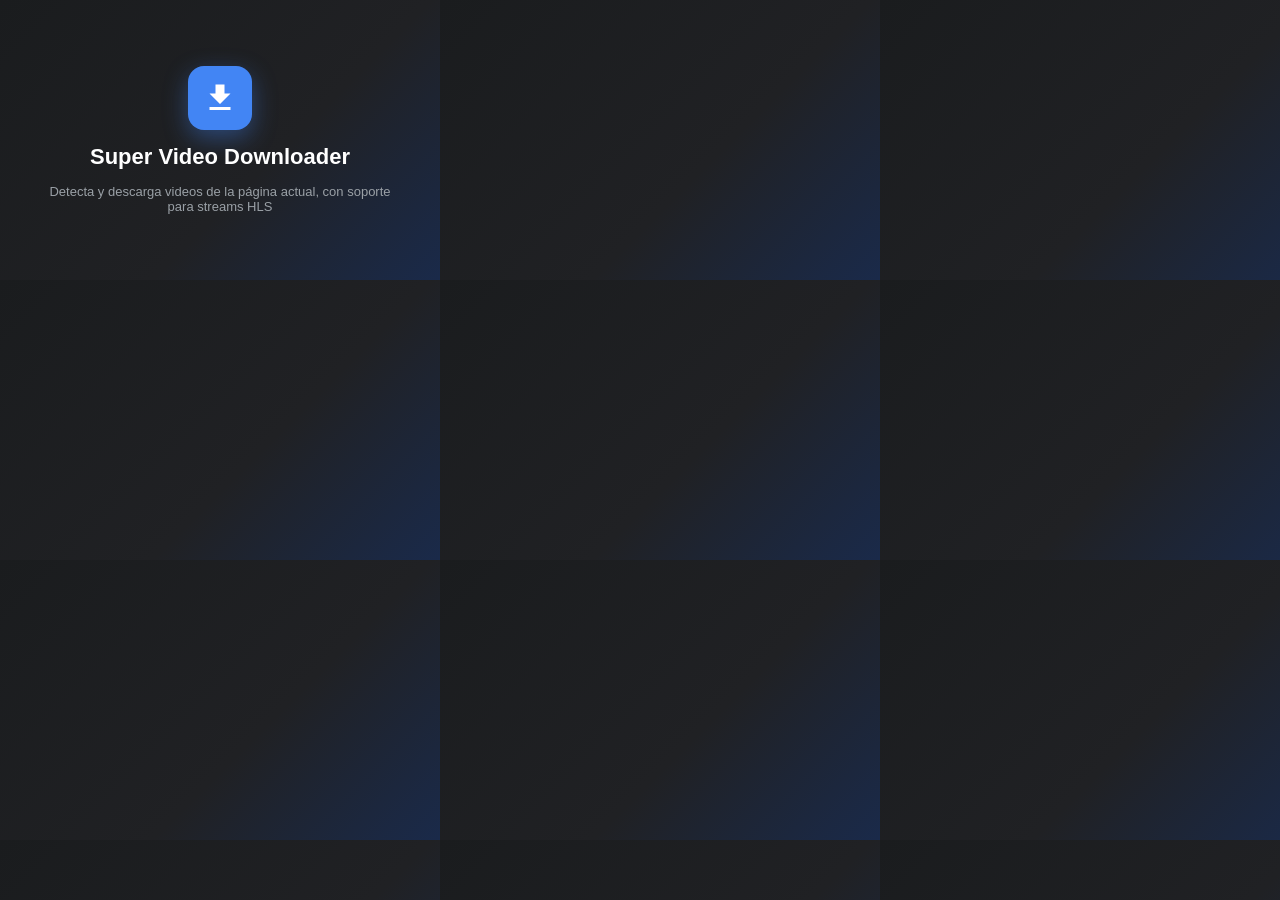
<file: store-assets/promo-small.html>
<!DOCTYPE html>
<html>
<head>
<meta charset="UTF-8" />
<style>
  * { margin: 0; padding: 0; box-sizing: border-box; animation: none !important; transition: none !important; }
  html, body { width: 440px; height: 280px; }
  body {
    background: linear-gradient(135deg, #1a1c1e 0%, #202124 60%, #1a2a4a 100%);
    display: flex;
    flex-direction: column;
    align-items: center;
    justify-content: center;
    font-family: 'Segoe UI', Roboto, -apple-system, Arial, sans-serif;
    gap: 14px;
  }
  .icon {
    width: 64px;
    height: 64px;
    border-radius: 16px;
    background: #4285f4;
    display: flex;
    align-items: center;
    justify-content: center;
    box-shadow: 0 8px 24px rgba(66,133,244,0.4);
  }
  .icon svg { width: 36px; height: 36px; fill: #fff; }
  .title { color: #fff; font-size: 22px; font-weight: 700; text-align: center; }
  .subtitle { color: #9aa0a6; font-size: 13px; text-align: center; max-width: 360px; }
</style>
</head>
<body>
  <div class="icon">
    <svg viewBox="0 0 24 24"><path d="M19 9h-4V3H9v6H5l7 7 7-7zM5 18v2h14v-2H5z"/></svg>
  </div>
  <div class="title">Super Video Downloader</div>
  <div class="subtitle">Detecta y descarga videos de la página actual, con soporte para streams HLS</div>
</body>
</html>
</file>
<file: options/options.css>
/**
 * options.css — Super Video Downloader
 */

:root {
  --bg: #202124;
  --card: #2d2f33;
  --accent: #4285f4;
  --accent-hover: #5b95f5;
  --text-primary: #ffffff;
  --text-secondary: #9aa0a6;
  --border: #3c4043;
  --danger: #f28b82;
  --radius-lg: 16px;
  --radius-md: 12px;
  --radius-sm: 8px;
  --shadow: 0 2px 10px rgba(0, 0, 0, 0.35);
  --transition-fast: 150ms ease;
  --transition-medium: 250ms cubic-bezier(0.4, 0, 0.2, 1);
}

:root[data-theme='light'] {
  --bg: #f4f5f7;
  --card: #ffffff;
  --text-primary: #202124;
  --text-secondary: #5f6368;
  --border: #dadce0;
  --shadow: 0 2px 10px rgba(0, 0, 0, 0.08);
}

* {
  box-sizing: border-box;
}

body {
  margin: 0;
  background: var(--bg);
  color: var(--text-primary);
  font-family: 'Segoe UI', Roboto, -apple-system, BlinkMacSystemFont, Arial, sans-serif;
  font-size: 14px;
}

.page {
  max-width: 640px;
  margin: 0 auto;
  padding: 32px 20px 60px;
  display: flex;
  flex-direction: column;
  gap: 20px;
}

.page__header {
  display: flex;
  align-items: center;
  gap: 12px;
}

.page__header h1 {
  margin: 0;
  font-size: 20px;
  font-weight: 600;
}

.icon--brand {
  width: 32px;
  height: 32px;
  color: var(--accent);
  display: inline-flex;
}
.icon--brand svg { width: 100%; height: 100%; fill: currentColor; }

.card {
  background: var(--card);
  border-radius: var(--radius-lg);
  padding: 20px 22px;
  box-shadow: var(--shadow);
  animation: card-in var(--transition-medium);
}

@keyframes card-in {
  from { opacity: 0; transform: translateY(6px); }
  to { opacity: 1; transform: translateY(0); }
}

.card h2 {
  margin: 0 0 16px;
  font-size: 15px;
  font-weight: 600;
}

.section-header {
  display: flex;
  align-items: center;
  justify-content: space-between;
  margin-bottom: 16px;
}
.section-header h2 { margin: 0; }

.field {
  margin-bottom: 18px;
}
.field:last-of-type { margin-bottom: 20px; }

.field--row {
  display: flex;
  align-items: center;
  justify-content: space-between;
  gap: 16px;
}

.field label {
  display: block;
  font-size: 13px;
  font-weight: 500;
  margin-bottom: 6px;
}
.field--row label {
  margin-bottom: 0;
}

.field__hint {
  margin: 4px 0 0;
  font-size: 11px;
  color: var(--text-secondary);
  line-height: 1.5;
}

input[type='text'],
select {
  width: 100%;
  max-width: 280px;
  padding: 9px 12px;
  border-radius: var(--radius-sm);
  border: 1px solid var(--border);
  background: var(--bg);
  color: var(--text-primary);
  font-size: 13px;
  font-family: inherit;
  transition: border-color var(--transition-fast);
}
input[type='text']:focus,
select:focus {
  outline: none;
  border-color: var(--accent);
}

.btn {
  border: none;
  border-radius: var(--radius-md);
  padding: 10px 18px;
  font-size: 13px;
  font-weight: 600;
  font-family: inherit;
  cursor: pointer;
  transition: background var(--transition-fast), transform var(--transition-fast);
}
.btn:active { transform: scale(0.97); }

.btn--primary {
  background: var(--accent);
  color: #fff;
}
.btn--primary:hover { background: var(--accent-hover); }

.btn--danger {
  background: transparent;
  color: var(--danger);
  border: 1px solid var(--danger);
}
.btn--danger:hover { background: rgba(242, 139, 130, 0.12); }

/* Switch */

.switch {
  position: relative;
  display: inline-block;
  width: 36px;
  height: 20px;
  flex-shrink: 0;
}
.switch input {
  position: absolute;
  opacity: 0;
  width: 100%;
  height: 100%;
  margin: 0;
  cursor: pointer;
}
.switch__track {
  position: absolute;
  inset: 0;
  background: var(--border);
  border-radius: 999px;
  transition: background var(--transition-medium);
}
.switch__thumb {
  position: absolute;
  top: 2px;
  left: 2px;
  width: 16px;
  height: 16px;
  border-radius: 50%;
  background: #fff;
  transition: transform var(--transition-medium);
}
.switch input:checked ~ .switch__track { background: var(--accent); }
.switch input:checked ~ .switch__track .switch__thumb { transform: translateX(16px); }

/* Historial */

.history-list {
  display: flex;
  flex-direction: column;
  gap: 8px;
  max-height: 320px;
  overflow-y: auto;
}

.history-item {
  display: flex;
  align-items: center;
  justify-content: space-between;
  gap: 10px;
  background: var(--bg);
  border-radius: var(--radius-md);
  padding: 10px 12px;
}

.history-item__name {
  margin: 0;
  font-size: 13px;
  font-weight: 500;
  white-space: nowrap;
  overflow: hidden;
  text-overflow: ellipsis;
}

.history-item__meta {
  margin: 2px 0 0;
  font-size: 11px;
  color: var(--text-secondary);
}

.icon-btn {
  display: inline-flex;
  align-items: center;
  justify-content: center;
  width: 30px;
  height: 30px;
  border: none;
  border-radius: var(--radius-sm);
  background: transparent;
  color: var(--text-secondary);
  cursor: pointer;
  flex-shrink: 0;
  transition: background var(--transition-fast), color var(--transition-fast);
}
.icon-btn svg { width: 16px; height: 16px; fill: currentColor; }
.icon-btn:hover { background: var(--card); color: var(--danger); }

.empty-state {
  text-align: center;
  font-size: 12px;
  color: var(--text-secondary);
  padding: 16px;
}

.hidden {
  display: none !important;
}

.toast {
  position: fixed;
  bottom: 20px;
  left: 50%;
  transform: translateX(-50%) translateY(10px);
  background: var(--accent);
  color: #fff;
  padding: 10px 18px;
  border-radius: var(--radius-md);
  font-size: 13px;
  font-weight: 600;
  opacity: 0;
  pointer-events: none;
  transition: opacity var(--transition-medium), transform var(--transition-medium);
}
.toast.is-visible {
  opacity: 1;
  transform: translateX(-50%) translateY(0);
}
</file>
<file: popup/popup.css>
/**
 * popup.css — Super Video Downloader
 * ─────────────────────────────────────────────────────────────────────────
 * Material Design oscuro (por defecto) con variante clara opcional
 * (atributo data-theme="light" en <html>, controlado desde Opciones).
 */

:root {
  --bg: #202124;
  --card: #2d2f33;
  --card-hover: #34363b;
  --accent: #4285f4;
  --accent-hover: #5b95f5;
  --accent-active: #3367d6;
  --text-primary: #ffffff;
  --text-secondary: #9aa0a6;
  --border: #3c4043;
  --danger: #f28b82;
  --success: #34a853;
  --success-hover: #45b866;
  --radius-lg: 16px;
  --radius-md: 12px;
  --radius-sm: 8px;
  --shadow: 0 2px 10px rgba(0, 0, 0, 0.35);
  --transition-fast: 150ms ease;
  --transition-medium: 250ms cubic-bezier(0.4, 0, 0.2, 1);
}

:root[data-theme='light'] {
  --bg: #f4f5f7;
  --card: #ffffff;
  --card-hover: #eef0f3;
  --text-primary: #202124;
  --text-secondary: #5f6368;
  --border: #dadce0;
  --shadow: 0 2px 10px rgba(0, 0, 0, 0.08);
}

* {
  box-sizing: border-box;
}

body {
  margin: 0;
  width: 360px;
  max-height: 560px;
  background: var(--bg);
  color: var(--text-primary);
  font-family: 'Segoe UI', Roboto, -apple-system, BlinkMacSystemFont, Arial, sans-serif;
  font-size: 14px;
  -webkit-font-smoothing: antialiased;
  animation: popup-in var(--transition-medium);
}

@keyframes popup-in {
  from { opacity: 0; transform: translateY(4px); }
  to { opacity: 1; transform: translateY(0); }
}

.app {
  display: flex;
  flex-direction: column;
  gap: 10px;
  padding: 14px;
  max-height: 560px;
}

.app__header {
  display: flex;
  align-items: center;
  justify-content: space-between;
}

.app__brand {
  display: flex;
  align-items: center;
  gap: 8px;
  min-width: 0;
}

.app__title {
  margin: 0;
  font-size: 15px;
  font-weight: 600;
  white-space: nowrap;
  overflow: hidden;
  text-overflow: ellipsis;
}

.app__actions {
  display: flex;
  gap: 4px;
  flex-shrink: 0;
}

.icon {
  width: 20px;
  height: 20px;
  fill: currentColor;
  flex-shrink: 0;
}

.icon--brand {
  width: 24px;
  height: 24px;
  color: var(--accent);
  display: inline-flex;
}
.icon--brand svg { width: 100%; height: 100%; }

.icon-btn {
  display: inline-flex;
  align-items: center;
  justify-content: center;
  width: 32px;
  height: 32px;
  border: none;
  border-radius: var(--radius-sm);
  background: transparent;
  color: var(--text-secondary);
  cursor: pointer;
  transition: background var(--transition-fast), color var(--transition-fast), transform var(--transition-fast);
}
.icon-btn svg { width: 18px; height: 18px; fill: currentColor; }
.icon-btn:hover { background: var(--card); color: var(--text-primary); }
.icon-btn:active { transform: scale(0.92); }
.icon-btn.is-spinning svg { animation: spin 700ms linear; }

@keyframes spin {
  from { transform: rotate(0deg); }
  to { transform: rotate(360deg); }
}

.card {
  background: var(--card);
  border-radius: var(--radius-lg);
  padding: 10px 12px;
  box-shadow: var(--shadow);
  transition: background var(--transition-fast);
}

/* Sitio actual */

.site-card {
  display: flex;
  align-items: center;
  gap: 10px;
}

.site-card__favicon {
  width: 24px;
  height: 24px;
  border-radius: var(--radius-sm);
  background: var(--bg);
  object-fit: cover;
  flex-shrink: 0;
}

.site-card__info {
  min-width: 0;
  flex: 1;
}

.site-card__label {
  margin: 0;
  font-size: 10px;
  text-transform: uppercase;
  letter-spacing: 0.04em;
  color: var(--text-secondary);
}

.site-card__domain {
  margin: 2px 0 0;
  font-size: 13px;
  font-weight: 500;
  white-space: nowrap;
  overflow: hidden;
  text-overflow: ellipsis;
}

.badge {
  font-size: 12px;
  font-weight: 700;
  padding: 4px 10px;
  border-radius: 999px;
  background: rgba(66, 133, 244, 0.15);
  color: var(--accent);
  flex-shrink: 0;
}

/* Lista de videos */

.video-list {
  display: flex;
  flex-direction: column;
  gap: 8px;
  overflow-y: auto;
  max-height: 340px;
  padding-right: 2px;
}

.video-item {
  display: flex;
  align-items: flex-start;
  gap: 10px;
  background: var(--card);
  border-radius: var(--radius-md);
  padding: 8px;
  box-shadow: var(--shadow);
  animation: item-in var(--transition-medium);
}

@keyframes item-in {
  from { opacity: 0; transform: translateY(3px); }
  to { opacity: 1; transform: translateY(0); }
}

.video-item.is-disabled {
  opacity: 0.75;
}

.video-item__thumb {
  position: relative;
  width: 72px;
  height: 48px;
  flex-shrink: 0;
  border-radius: var(--radius-sm);
  overflow: hidden;
  background: var(--bg);
  display: flex;
  align-items: center;
  justify-content: center;
}

.video-item__poster {
  width: 100%;
  height: 100%;
  object-fit: cover;
}

.video-item__poster-fallback {
  display: inline-flex;
  width: 22px;
  height: 22px;
  color: var(--text-secondary);
}
.video-item__poster-fallback svg { width: 100%; height: 100%; fill: currentColor; }
.video-item__poster:not(.hidden) ~ .video-item__poster-fallback {
  display: none;
}

.video-item__duration {
  position: absolute;
  right: 4px;
  bottom: 4px;
  font-size: 10px;
  font-weight: 700;
  line-height: 1;
  padding: 2px 4px;
  border-radius: 4px;
  background: rgba(0, 0, 0, 0.75);
  color: #fff;
}

.video-item__body {
  min-width: 0;
  flex: 1;
  display: flex;
  flex-direction: column;
  gap: 6px;
}

.video-item__title-row {
  display: flex;
  align-items: center;
  gap: 6px;
  min-width: 0;
}

.video-item__name {
  margin: 0;
  font-size: 13px;
  font-weight: 500;
  white-space: nowrap;
  overflow: hidden;
  text-overflow: ellipsis;
  min-width: 0;
}

.protected-badge {
  display: inline-flex;
  align-items: center;
  gap: 3px;
  flex-shrink: 0;
  font-size: 10px;
  font-weight: 700;
  padding: 2px 7px;
  border-radius: 999px;
  background: rgba(242, 139, 130, 0.15);
  color: var(--danger);
  white-space: nowrap;
}
.protected-badge svg {
  width: 11px;
  height: 11px;
  fill: currentColor;
}

.protected-notice {
  display: flex;
  align-items: center;
  gap: 8px;
  margin: 0;
  padding: 8px 12px;
  border-radius: var(--radius-md);
  background: rgba(242, 139, 130, 0.1);
  border: 1px solid rgba(242, 139, 130, 0.3);
  color: var(--text-secondary);
  font-size: 11px;
  line-height: 1.4;
}

.video-item__footer {
  display: flex;
  align-items: center;
  gap: 6px;
}

.video-item__quality {
  font-size: 10px;
  font-weight: 700;
  font-family: inherit;
  padding: 3px 18px 3px 6px;
  border-radius: var(--radius-sm);
  background: var(--bg);
  color: var(--text-secondary);
  border: 1px solid var(--border);
  flex-shrink: 0;
  max-width: 92px;
  cursor: pointer;
  appearance: none;
  -webkit-appearance: none;
  background-image: url("data:image/svg+xml,%3Csvg xmlns='http://www.w3.org/2000/svg' viewBox='0 0 24 24'%3E%3Cpath fill='%239aa0a6' d='M7 10l5 5 5-5z'/%3E%3C/svg%3E");
  background-repeat: no-repeat;
  background-position: right 2px center;
  background-size: 14px;
}
.video-item__quality:disabled {
  cursor: default;
  opacity: 0.85;
  background-image: none;
  padding-right: 6px;
}
.video-item__quality option {
  color: var(--text-primary);
  background: var(--card);
}

.video-item__size {
  font-size: 11px;
  color: var(--text-secondary);
  white-space: nowrap;
  overflow: hidden;
  text-overflow: ellipsis;
  flex: 1;
  min-width: 0;
}

.icon-btn--copy {
  width: 26px;
  height: 26px;
  flex-shrink: 0;
}
.icon-btn--copy svg { width: 15px; height: 15px; }

.btn {
  border: none;
  font-family: inherit;
  font-weight: 600;
  cursor: pointer;
  transition: background var(--transition-fast), transform var(--transition-fast), opacity var(--transition-fast);
}

.btn--download {
  font-size: 12px;
  padding: 7px 14px;
  border-radius: 999px;
  background: var(--accent);
  color: #fff;
  flex-shrink: 0;
}
.btn--download:hover { background: var(--accent-hover); }
.btn--download:active { background: var(--accent-active); transform: scale(0.97); }
.btn--download:disabled {
  background: var(--border);
  color: var(--text-secondary);
  cursor: not-allowed;
}

/* Barra de progreso (streams HLS reconstruidos vía ffmpeg.wasm) */

.video-item__progress {
  display: flex;
  align-items: center;
  gap: 6px;
}

.video-item__progress-track {
  flex: 1;
  height: 6px;
  border-radius: 999px;
  background: var(--bg);
  overflow: hidden;
}

.video-item__progress-fill {
  height: 100%;
  width: 0%;
  background: var(--accent);
  border-radius: 999px;
  transition: width 200ms ease;
}

.video-item__progress-label {
  font-size: 10px;
  font-weight: 700;
  color: var(--text-secondary);
  white-space: nowrap;
  flex-shrink: 0;
}

.btn--cancel {
  font-size: 10px;
  padding: 4px 8px;
  border-radius: 999px;
  background: rgba(242, 139, 130, 0.15);
  color: var(--danger);
  flex-shrink: 0;
}
.btn--cancel:hover { background: rgba(242, 139, 130, 0.25); }

/* Descarga completada */

.video-item__done {
  display: flex;
  align-items: center;
  gap: 6px;
}

.video-item__done-label {
  font-size: 11px;
  font-weight: 600;
  color: var(--success);
  flex: 1;
  min-width: 0;
}

.btn--play {
  display: inline-flex;
  align-items: center;
  gap: 4px;
  font-size: 12px;
  padding: 6px 12px;
  border-radius: 999px;
  background: var(--success);
  color: #fff;
  flex-shrink: 0;
}
.btn--play svg { width: 13px; height: 13px; fill: currentColor; }
.btn--play:hover { background: var(--success-hover); }

.icon-btn--folder {
  width: 26px;
  height: 26px;
  flex-shrink: 0;
}
.icon-btn--folder svg { width: 15px; height: 15px; }

/* Estado vacío */

.empty-state {
  text-align: center;
  font-size: 12px;
  color: var(--text-secondary);
  padding: 24px 12px;
  margin: 0;
}

.hidden {
  display: none !important;
}

/* Pie */

.app__footer {
  min-height: 14px;
  text-align: center;
}

.app__status {
  font-size: 11px;
  color: var(--text-secondary);
}

/* Barra de herramientas inferior */

.app__toolbar {
  display: flex;
  align-items: center;
  gap: 2px;
  margin: 2px -14px -14px;
  padding: 6px 10px;
  border-top: 1px solid var(--border);
}

.toolbar-btn {
  border: none;
  background: transparent;
  color: var(--text-secondary);
  font-family: inherit;
  font-size: 11px;
  font-weight: 500;
  text-decoration: underline;
  cursor: pointer;
  padding: 4px 2px;
}
.toolbar-btn:hover { color: var(--text-primary); }

.toolbar-spacer {
  flex: 1;
}
</file>
